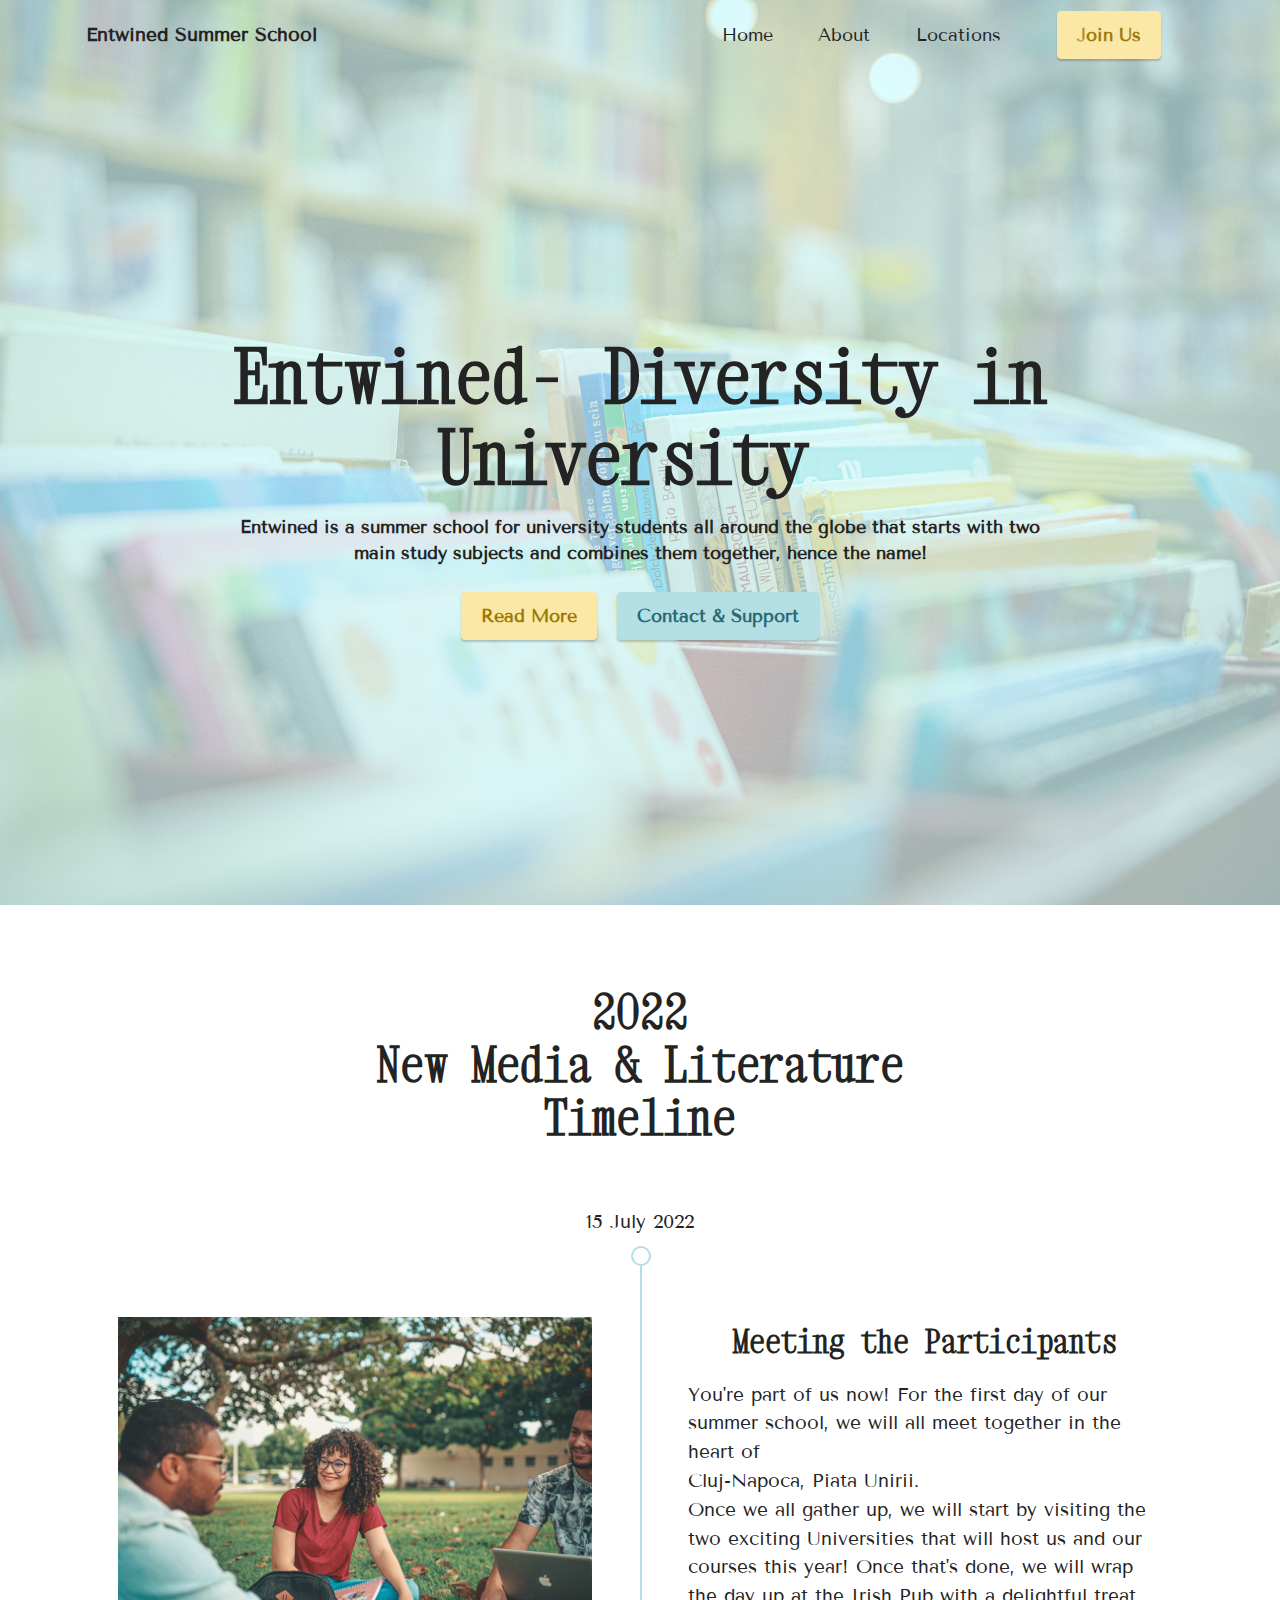
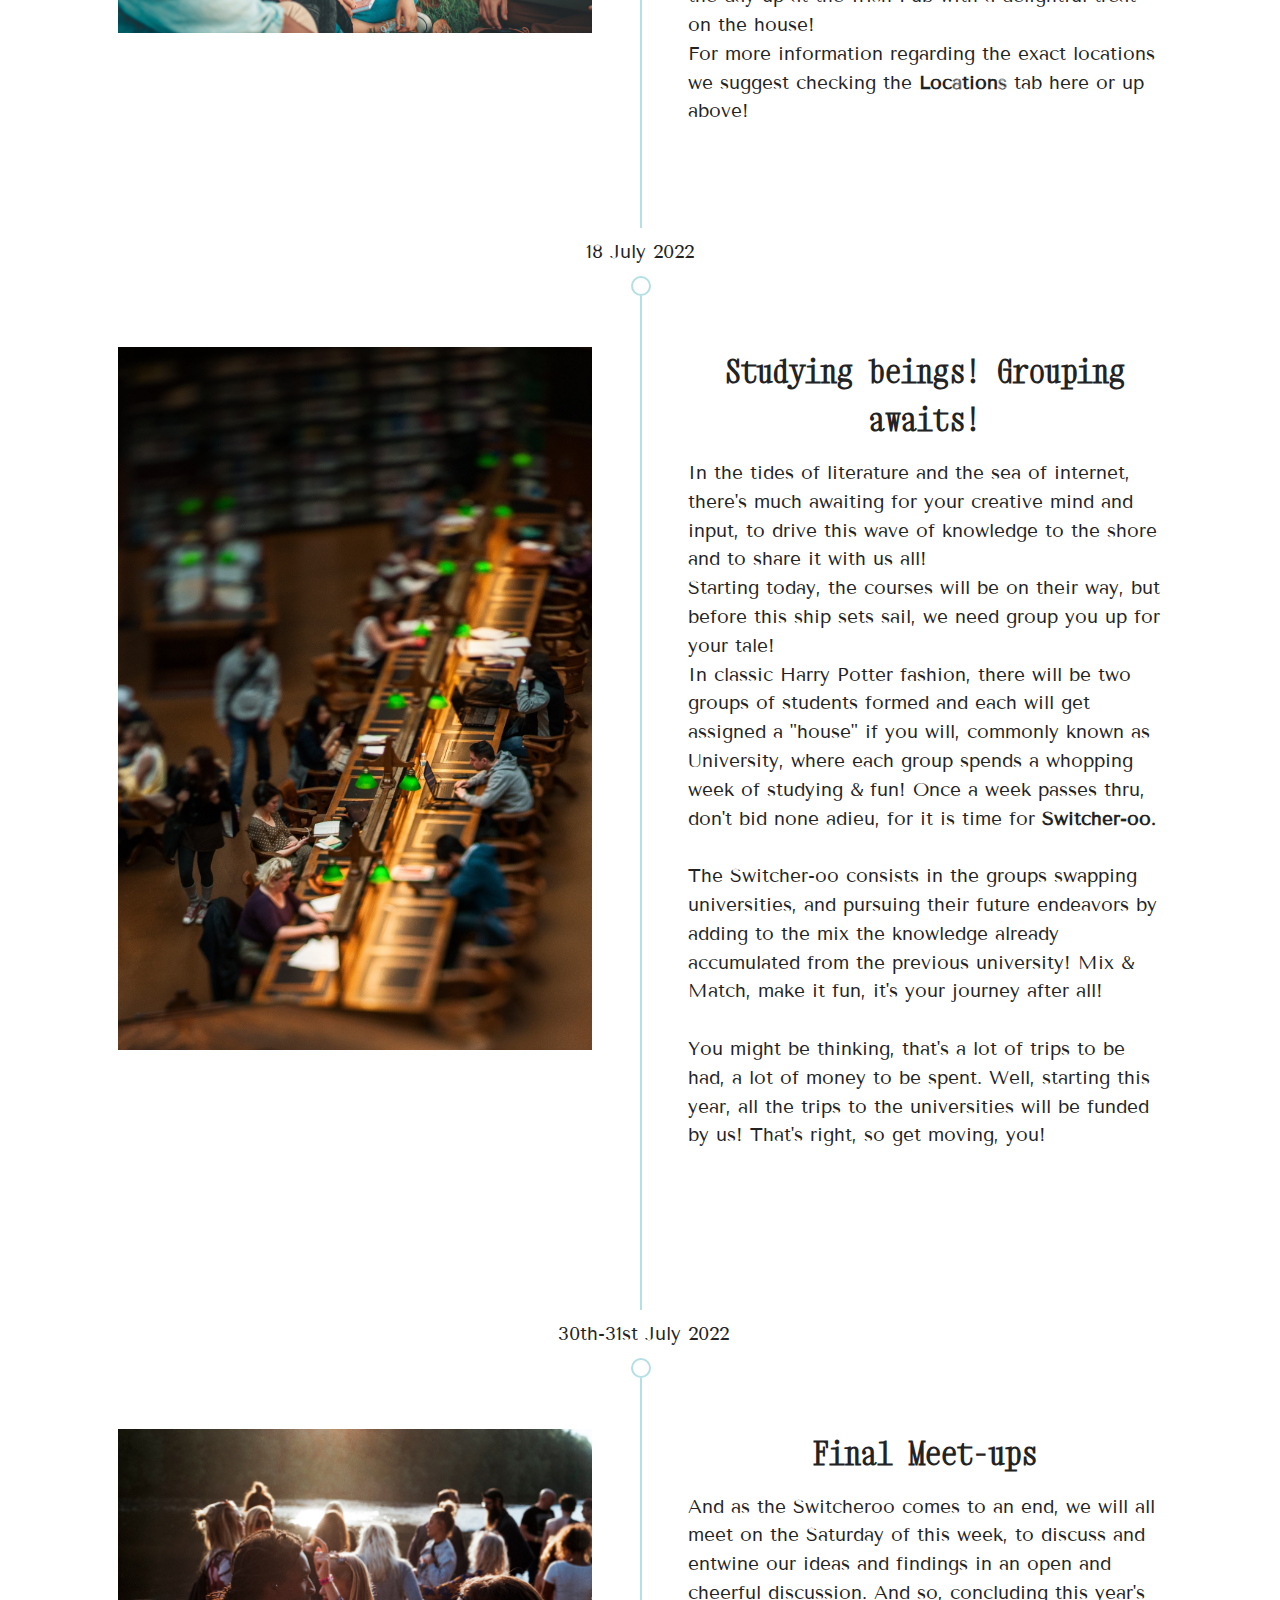
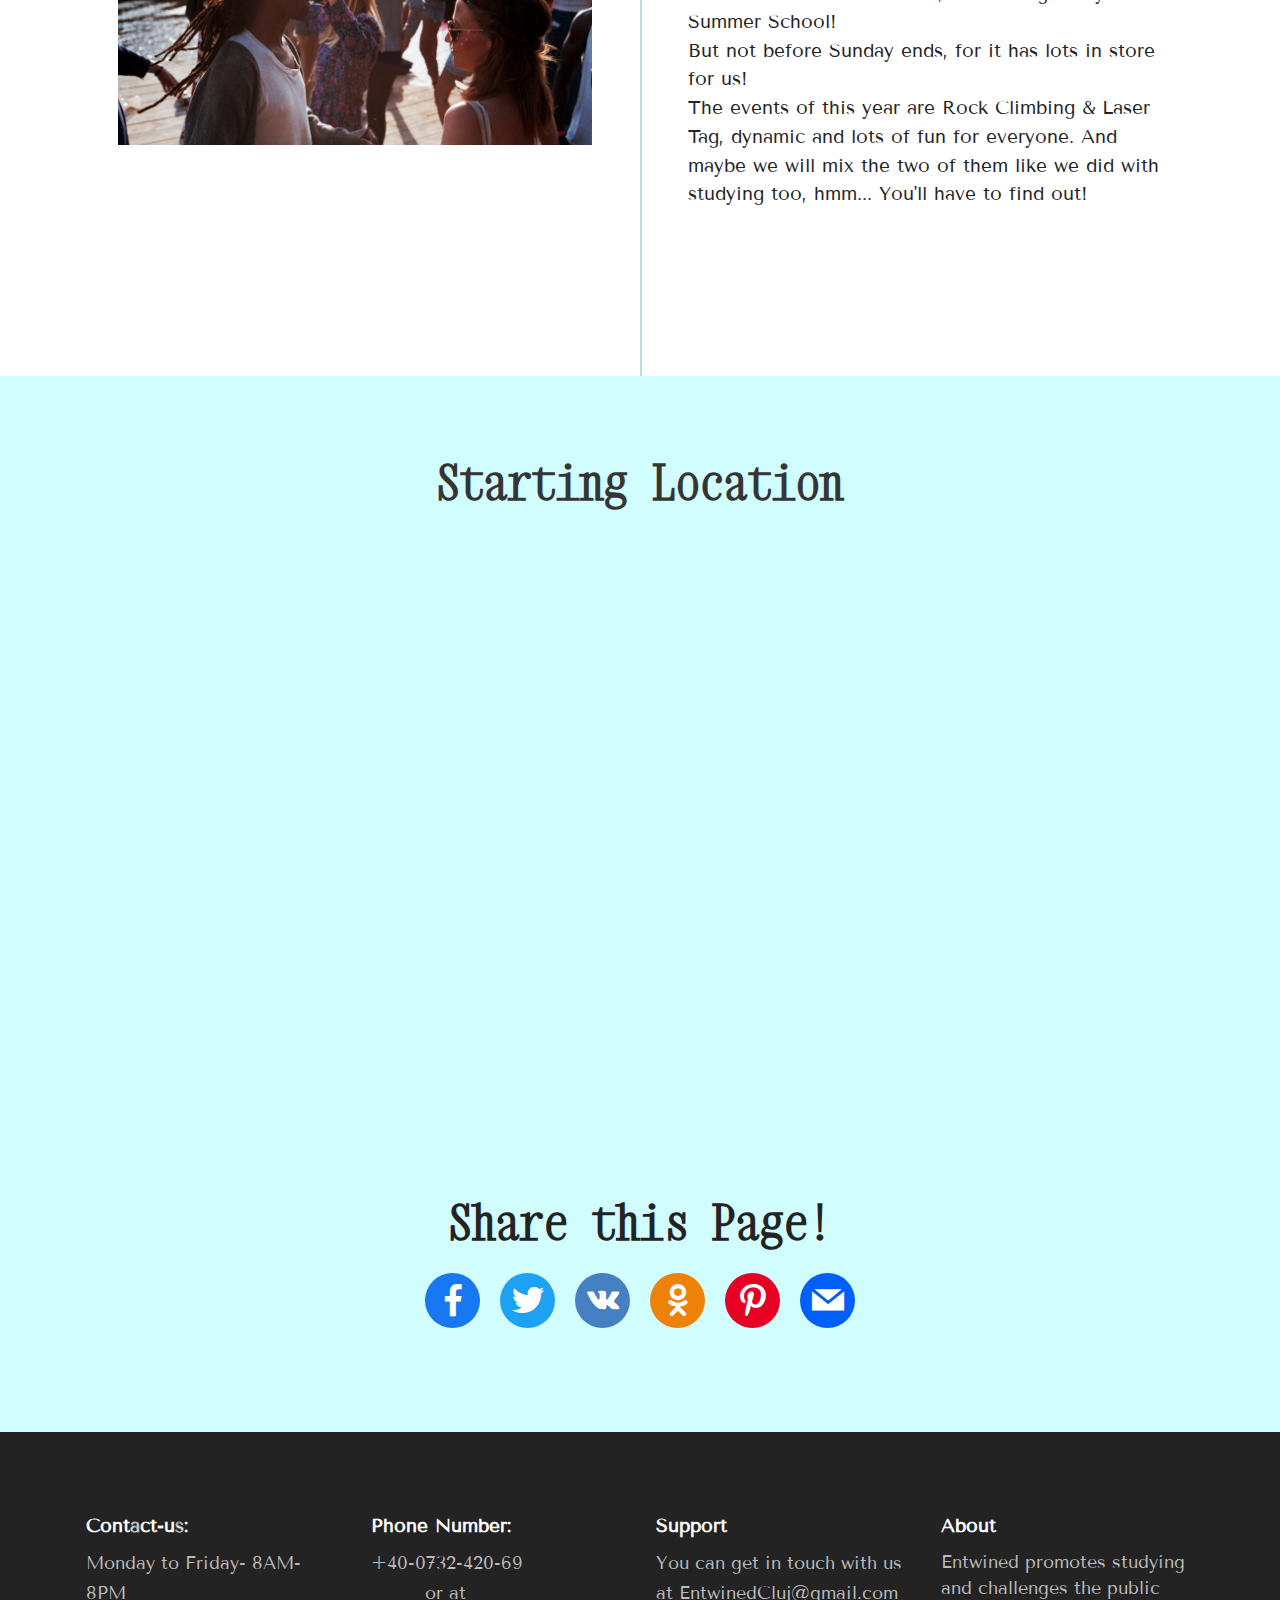
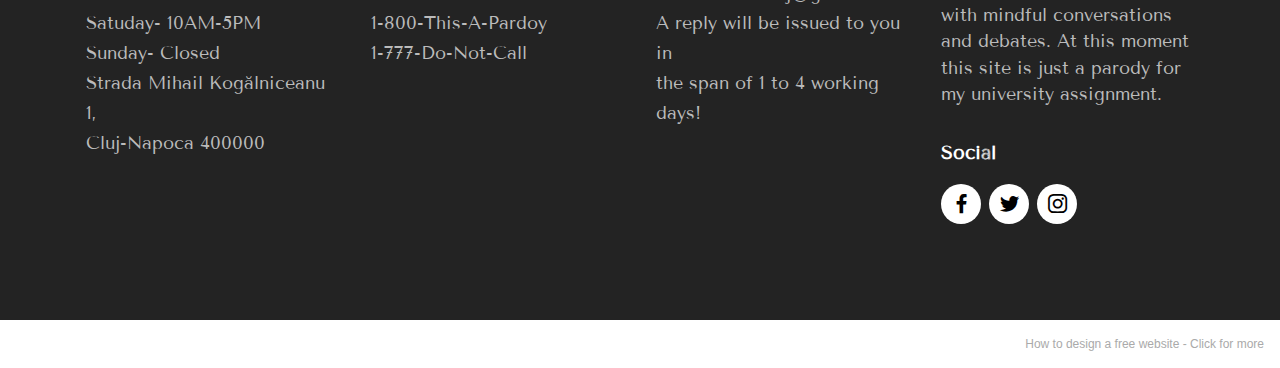
<file: index.html>
<!DOCTYPE html>
<html  >
<head>
  <!-- Site made with Mobirise Website Builder v5.5.2, https://mobirise.com -->
  <meta charset="UTF-8">
  <meta http-equiv="X-UA-Compatible" content="IE=edge">
  <meta name="generator" content="Mobirise v5.5.2, mobirise.com">
  <meta name="viewport" content="width=device-width, initial-scale=1, minimum-scale=1">
  <link rel="shortcut icon" href="assets/images/logo.png" type="image/x-icon">
  <meta name="description" content="">
  
  
  <title>Entwined - Summer University Camp</title>
  <link rel="stylesheet" href="assets/bootstrap/css/bootstrap.min.css">
  <link rel="stylesheet" href="assets/bootstrap/css/bootstrap-grid.min.css">
  <link rel="stylesheet" href="assets/bootstrap/css/bootstrap-reboot.min.css">
  <link rel="stylesheet" href="assets/dropdown/css/style.css">
  <link rel="stylesheet" href="assets/socicon/css/styles.css">
  <link rel="stylesheet" href="assets/theme/css/style.css">
  <link rel="preload" href="https://fonts.googleapis.com/css?family=Xanh+Mono:400,400i&display=swap" as="style" onload="this.onload=null;this.rel='stylesheet'">
  <noscript><link rel="stylesheet" href="https://fonts.googleapis.com/css?family=Xanh+Mono:400,400i&display=swap"></noscript>
  <link rel="preload" href="https://fonts.googleapis.com/css?family=Tenor+Sans:400&display=swap" as="style" onload="this.onload=null;this.rel='stylesheet'">
  <noscript><link rel="stylesheet" href="https://fonts.googleapis.com/css?family=Tenor+Sans:400&display=swap"></noscript>
  <link rel="preload" as="style" href="assets/mobirise/css/mbr-additional.css"><link rel="stylesheet" href="assets/mobirise/css/mbr-additional.css" type="text/css">
  
  
  
  
</head>
<body>
  
  <section data-bs-version="5.1" class="menu menu2 cid-sFHpMqcXGj" once="menu" id="menu2-2">
    
    <nav class="navbar navbar-dropdown navbar-expand-lg">
        <div class="container">
            <div class="navbar-brand">
                
                <span class="navbar-caption-wrap"><a class="navbar-caption text-black display-7" href="https://mobiri.se">Entwined Summer School</a></span>
            </div>
            <button class="navbar-toggler" type="button" data-toggle="collapse" data-bs-toggle="collapse" data-target="#navbarSupportedContent" data-bs-target="#navbarSupportedContent" aria-controls="navbarNavAltMarkup" aria-expanded="false" aria-label="Toggle navigation">
                <div class="hamburger">
                    <span></span>
                    <span></span>
                    <span></span>
                    <span></span>
                </div>
            </button>
            <div class="collapse navbar-collapse" id="navbarSupportedContent">
                <ul class="navbar-nav nav-dropdown" data-app-modern-menu="true"><li class="nav-item"><a class="nav-link link text-black text-primary display-4" href="index.html">Home</a></li>
                    
                    <li class="nav-item"><a class="nav-link link text-black text-primary display-4" href="page1.html">About</a>
                    </li><li class="nav-item"><a class="nav-link link text-black text-primary display-4" href="page4.html">Locations</a></li></ul>
                
                <div class="navbar-buttons mbr-section-btn"><a class="btn btn-primary display-4" href="page3.html">Join Us</a></div>
            </div>
        </div>
    </nav>
</section>

<section data-bs-version="5.1" class="header9 cid-sFHoAfPmXB" id="header9-1">

    

    <div class="mbr-overlay" style="opacity: 0.7; background-color: rgb(210, 253, 255);"></div>

    <div class="text-center container">
        <div class="row justify-content-center">
            <div class="col-md-12 col-lg-9">
                <h1 class="mbr-section-title mbr-fonts-style mb-3 display-1"><strong>Entwined- Diversity in University&nbsp;</strong></h1>
                <p class="mbr-text mbr-fonts-style display-4"><strong>Entwined is a summer school for university students all around the globe that starts with two main study subjects and combines them together, hence the name!</strong></p>
                <div class="mbr-section-btn mt-3"><a class="btn btn-primary display-4" href="index.html#timeline3-4">Read More</a>
                    <a class="btn btn-secondary display-4" href="index.html#footer1-0">Contact &amp; Support</a></div>
            </div>
        </div>
    </div>
</section>

<section data-bs-version="5.1" class="timeline3 cid-sFHr5fwP9J" id="timeline3-4">
    
    
    <div class="container">
        <div class="mbr-section-head">
            <h3 class="mbr-section-title mbr-fonts-style align-center mb-0 display-2">
                <strong>2022</strong><br><strong>New Media &amp; Literature</strong><br><strong>Timeline</strong></h3>
            
        </div>
        <div class="timelines-container mt-4">
            <div class="row timeline-element first-separline mb-5">
                <div class="timeline-date col-12">
                    <div class="timeline-date-wrapper">
                        <p class="mbr-timeline-date display-7">15 July 2022</p>
                    </div>
                </div>
                <span class="iconBackground"></span>
                <div class="col-12 col-md-6">
                    <div class="image-wrapper">
                        <img src="assets/images/mbr-5.jpg" alt="Mobirise" title="">
                    </div>
                </div>
                <div class="col-12 col-md-6">
                    <div class="timeline-text-wrapper">
                        <h4 class="mbr-timeline-title mbr-fonts-style mb-0 display-5"><strong>Meeting the Participants</strong></h4>
                        <p class="mbr-text mbr-fonts-style mt-3 mb-0 display-7">You're part of us now! For the first day of our summer school, we will all meet together in the heart of <br>Cluj-Napoca, Piata Unirii.<br>Once we all gather up, we will start by visiting the two exciting Universities that will host us and our courses this year! Once that's done, we will wrap the day up at the Irish Pub with a delightful treat on the house!&nbsp;&nbsp;<br>For more information regarding the exact locations we suggest checking the <strong>Locations</strong> tab here or up above!</p>
                    </div>
                </div>
            </div>
            <div class="row timeline-element first-separline mb-5">
                <div class="timeline-date col-12">
                    <div class="timeline-date-wrapper">
                        <p class="mbr-timeline-date display-7">18 July 2022</p>
                    </div>
                </div>
                <span class="iconBackground"></span>
                <div class="col-12 col-md-6">
                    <div class="image-wrapper">
                        <img src="assets/images/mbr-8.jpg" alt="Mobirise" title="">
                    </div>
                </div>
                <div class="col-12 col-md-6">
                    <div class="timeline-text-wrapper">
                        <h4 class="mbr-timeline-title mbr-fonts-style mb-0 display-5"><strong>Studying beings! Grouping awaits!</strong></h4>
                        <p class="mbr-text mbr-fonts-style mt-3 mb-0 display-7">In the tides of literature and the sea of internet, there's much awaiting for your creative mind and input, to drive this wave of knowledge to the shore and to share it with us all!<br>Starting today, the courses will be on their way, but before this ship sets sail, we need group you up for your tale!<br>In classic Harry Potter fashion, there will be two groups of students formed and each will get assigned a "house" if you will, commonly known as University, where each group spends a whopping week of studying &amp; fun! Once a week passes thru, don't bid none adieu, for it is time for <strong>Switcher-oo.</strong><br><br>The Switcher-oo consists in the groups swapping universities, and pursuing their future endeavors by adding to the mix the knowledge already accumulated from the previous university! Mix &amp; Match, make it fun, it's your journey after all!<br><br>You might be thinking, that's a lot of trips to be had, a lot of money to be spent. Well, starting this year, all the trips to the universities will be funded by us! That's right, so get moving, you!<br><br><br></p>
                    </div>
                </div>
            </div>
            <div class="row timeline-element first-separline mb-5">
                <div class="timeline-date col-12">
                    <div class="timeline-date-wrapper">
                        <p class="mbr-timeline-date display-7">&nbsp;30th-31st July 2022</p>
                    </div>
                </div>
                <span class="iconBackground"></span>
                <div class="col-12 col-md-6">
                    <div class="image-wrapper">
                        <img src="assets/images/mbr-9.jpg" alt="Mobirise" title="">
                    </div>
                </div>
                <div class="col-12 col-md-6">
                    <div class="timeline-text-wrapper">
                        <h4 class="mbr-timeline-title mbr-fonts-style mb-0 display-5"><strong>Final Meet-ups</strong></h4>
                        <p class="mbr-text mbr-fonts-style mt-3 mb-0 display-7">And as the Switcheroo comes to an end, we will all meet on the Saturday of this week, to discuss and entwine our ideas and findings in an open and cheerful discussion. And so, concluding this year's Summer School!<br>But not before Sunday ends, for it has lots in store for us!<br>The events of this year are Rock Climbing &amp; Laser Tag, dynamic and lots of fun for everyone. And maybe we will mix the two of them like we did with studying too, hmm... You'll have to find out!<br><br><br><br></p>
                    </div>
                </div>
            </div>
            
            
            
            
            
            
            
            
            
        </div>
    </div>
</section>

<section data-bs-version="5.1" class="map1 cid-sFHu4seZjP" id="map1-a">
    
    
    <div class="container">
        <div class="mbr-section-head mb-4">
            <h3 class="mbr-section-title mbr-fonts-style align-center mb-0 display-2"><strong>Starting Location</strong></h3>
            
        </div>
        <div class="google-map"><iframe frameborder="0" style="border:0" src="https://www.google.com/maps/embed/v1/place?key=AIzaSyDk89J4FSunMF33ruMVWJaJht_Ro0kvoXs&amp;q=46.76957775929834, 23.58984230726352" allowfullscreen=""></iframe></div>
    </div>
</section>

<section data-bs-version="5.1" class="social1 cid-sFHrCR0OHz" id="share1-5">
    
    
    

    <div class="container">
        <div class="row">
            <div class="col-12">
                <h3 class="mbr-section-title mb-3 align-center mbr-fonts-style display-2">
                    <strong>Share this Page!</strong>
                </h3>
                <div>
                    <div class="mbr-social-likes align-center">
                        <span class="btn btn-social socicon-bg-facebook facebook m-2">
                            <i class="socicon socicon-facebook"></i>
                        </span>
                        <span class="btn btn-social twitter socicon-bg-twitter m-2">
                            <i class="socicon socicon-twitter"></i>
                        </span>
                        <span class="btn btn-social vkontakte socicon-bg-vkontakte m-2">
                            <i class="socicon socicon-vkontakte"></i>
                        </span>
                        <span class="btn btn-social odnoklassniki socicon-bg-odnoklassniki m-2">
                            <i class="socicon socicon-odnoklassniki"></i>
                        </span>
                        <span class="btn btn-social pinterest socicon-bg-pinterest m-2">
                            <i class="socicon socicon-pinterest"></i>
                        </span>
                        <span class="btn btn-social mailru socicon-bg-mail m-2">
                            <i class="socicon socicon-mail"></i>
                        </span>
                    </div>
                </div>
            </div>
        </div>
    </div>
</section>

<section data-bs-version="5.1" class="footer1 cid-sRtE2sYsqw" once="footers" id="footer1-0">

    
    
    <div class="container">
        <div class="row mbr-white">
            <div class="col-12 col-md-6 col-lg-3">
                <h5 class="mbr-section-subtitle mbr-fonts-style mb-2 display-7">
                    <strong>Contact-us:</strong></h5>
                <ul class="list mbr-fonts-style display-4">
                    <li class="mbr-text item-wrap">Monday to Friday- 8AM-8PM</li><li class="mbr-text item-wrap">Satuday- 10AM-5PM</li><li class="mbr-text item-wrap">Sunday- Closed</li><li class="mbr-text item-wrap">Strada Mihail Kogălniceanu 1, </li><li class="mbr-text item-wrap">Cluj-Napoca 400000</li>
                </ul>
            </div>
            <div class="col-12 col-md-6 col-lg-3">
                <h5 class="mbr-section-subtitle mbr-fonts-style mb-2 display-7">
                    <strong>Phone Number:</strong></h5>
                <ul class="list mbr-fonts-style display-4">

                    <li class="mbr-text item-wrap">+40-0732-420-69</li><li class="mbr-text item-wrap">&nbsp; &nbsp; &nbsp; &nbsp; &nbsp;or at&nbsp;</li><li class="mbr-text item-wrap">1-800-This-A-Pardoy</li><li class="mbr-text item-wrap">1-777-Do-Not-Call</li><li class="mbr-text item-wrap"><br></li>
                </ul>
            </div>
            <div class="col-12 col-md-6 col-lg-3">
                <h5 class="mbr-section-subtitle mbr-fonts-style mb-2 display-7"><strong>Support</strong></h5>
                <ul class="list mbr-fonts-style display-4">
                    <li class="mbr-text item-wrap">You can get in touch with us</li><li class="mbr-text item-wrap">at EntwinedCluj@gmail.com</li><li class="mbr-text item-wrap">A reply will be issued to you in </li><li class="mbr-text item-wrap">the span of 1 to 4 working days!</li>
                </ul>
            </div>
            <div class="col-12 col-md-6 col-lg-3">
                <h5 class="mbr-section-subtitle mbr-fonts-style mb-2 display-7">
                    <strong>About</strong>
                </h5>
                <p class="mbr-text mbr-fonts-style mb-4 display-4">Entwined promotes studying and challenges the public with mindful conversations and debates. At this moment this site is just a parody for my university assignment.&nbsp;</p>
                <h5 class="mbr-section-subtitle mbr-fonts-style mb-3 display-7">
                    <strong>Social</strong>
                </h5>
                <div class="social-row display-7">
                    <div class="soc-item">
                        <a href="https://twitter.com/mobirise" target="_blank">
                            <span class="mbr-iconfont socicon socicon-facebook"></span>
                        </a>
                    </div>
                    <div class="soc-item">
                        <a href="https://twitter.com/mobirise" target="_blank">
                            <span class="mbr-iconfont socicon socicon-twitter"></span>
                        </a>
                    </div>
                    <div class="soc-item">
                        <a href="https://twitter.com/mobirise" target="_blank">
                            <span class="mbr-iconfont socicon socicon-instagram"></span>
                        </a>
                    </div>
                    
                </div>
            </div>
            
        </div>
    </div>
</section><section style="background-color: #fff; font-family: -apple-system, BlinkMacSystemFont, 'Segoe UI', 'Roboto', 'Helvetica Neue', Arial, sans-serif; color:#aaa; font-size:12px; padding: 0; align-items: center; display: flex;"><a href="https://mobirise.site/l" style="flex: 1 1; height: 3rem; padding-left: 1rem;"></a><p style="flex: 0 0 auto; margin:0; padding-right:1rem;">How to design a free website - <a href="https://mobirise.site/x" style="color:#aaa;">Click for more</a></p></section><script src="assets/bootstrap/js/bootstrap.bundle.min.js"></script>  <script src="assets/smoothscroll/smooth-scroll.js"></script>  <script src="assets/ytplayer/index.js"></script>  <script src="assets/dropdown/js/navbar-dropdown.js"></script>  <script src="assets/sociallikes/social-likes.js"></script>  <script src="assets/theme/js/script.js"></script>  
  
  
</body>
</html>
</file>
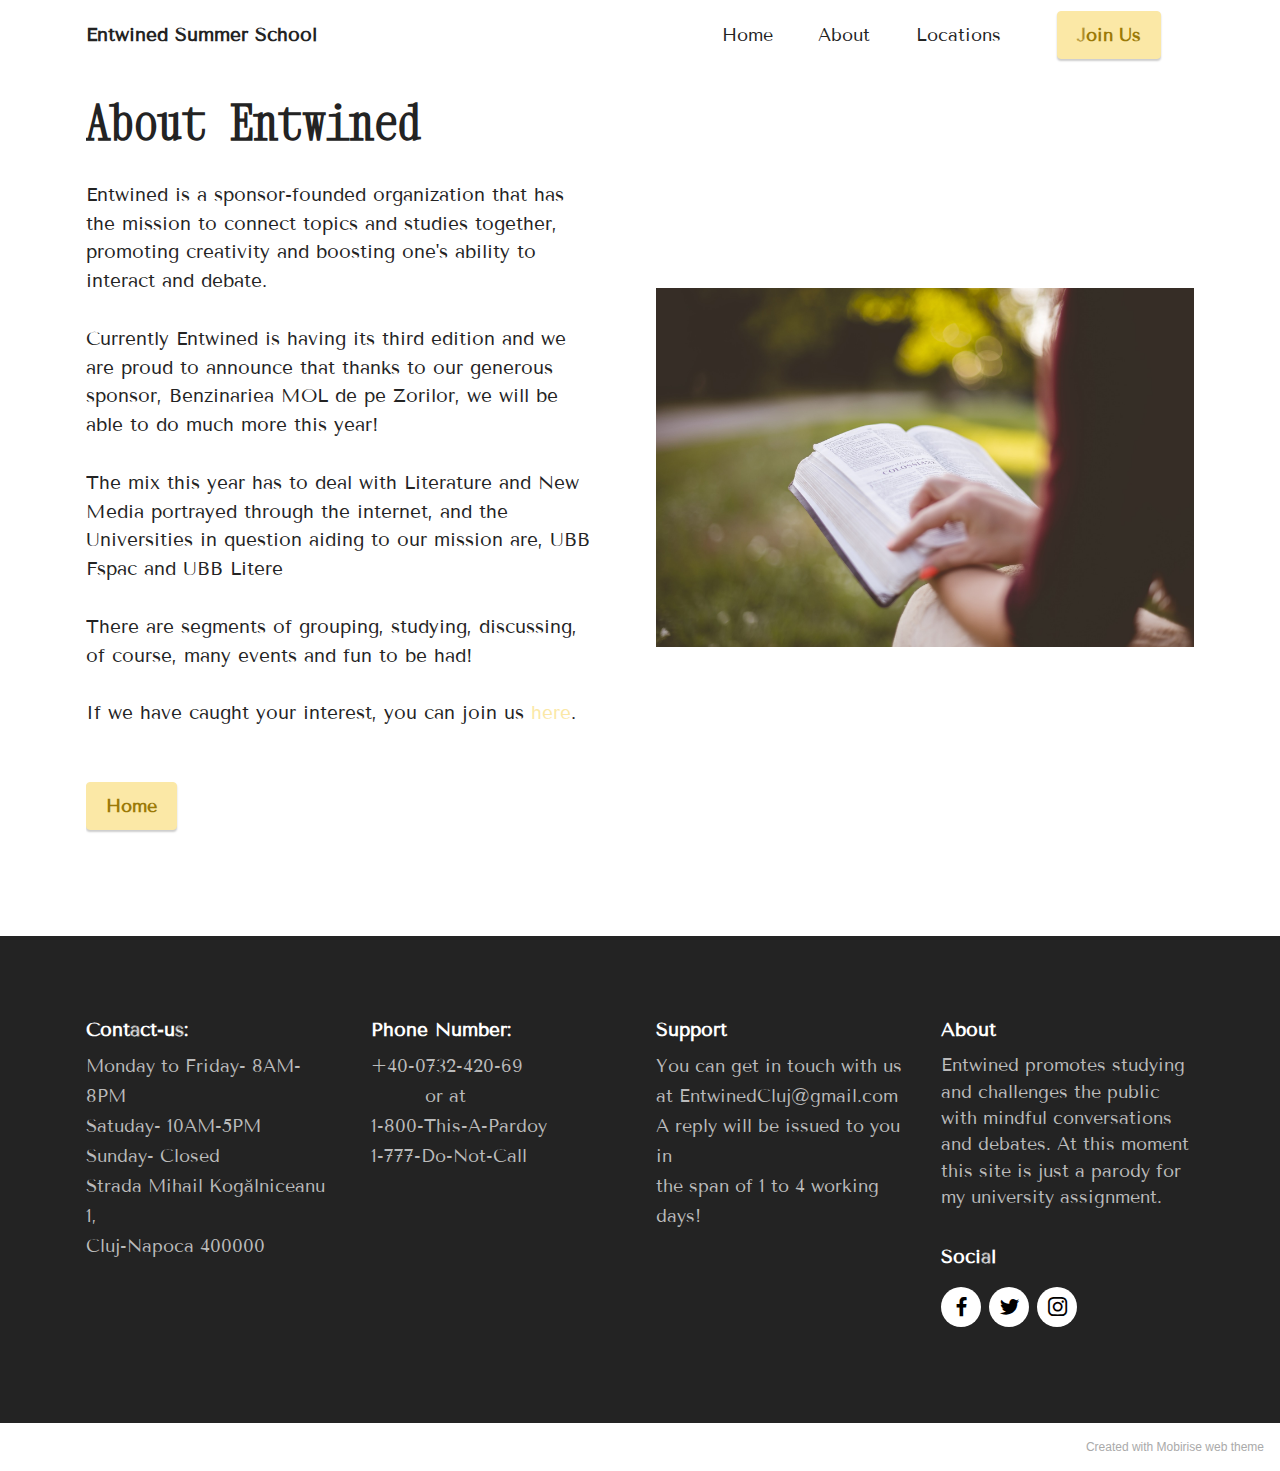
<file: page1.html>
<!DOCTYPE html>
<html  >
<head>
  <!-- Site made with Mobirise Website Builder v5.5.2, https://mobirise.com -->
  <meta charset="UTF-8">
  <meta http-equiv="X-UA-Compatible" content="IE=edge">
  <meta name="generator" content="Mobirise v5.5.2, mobirise.com">
  <meta name="viewport" content="width=device-width, initial-scale=1, minimum-scale=1">
  <link rel="shortcut icon" href="assets/images/logo.png" type="image/x-icon">
  <meta name="description" content="">
  
  
  <title>Page 2</title>
  <link rel="stylesheet" href="assets/web/assets/mobirise-icons2/mobirise2.css">
  <link rel="stylesheet" href="assets/bootstrap/css/bootstrap.min.css">
  <link rel="stylesheet" href="assets/bootstrap/css/bootstrap-grid.min.css">
  <link rel="stylesheet" href="assets/bootstrap/css/bootstrap-reboot.min.css">
  <link rel="stylesheet" href="assets/dropdown/css/style.css">
  <link rel="stylesheet" href="assets/socicon/css/styles.css">
  <link rel="stylesheet" href="assets/theme/css/style.css">
  <link rel="preload" href="https://fonts.googleapis.com/css?family=Xanh+Mono:400,400i&display=swap" as="style" onload="this.onload=null;this.rel='stylesheet'">
  <noscript><link rel="stylesheet" href="https://fonts.googleapis.com/css?family=Xanh+Mono:400,400i&display=swap"></noscript>
  <link rel="preload" href="https://fonts.googleapis.com/css?family=Tenor+Sans:400&display=swap" as="style" onload="this.onload=null;this.rel='stylesheet'">
  <noscript><link rel="stylesheet" href="https://fonts.googleapis.com/css?family=Tenor+Sans:400&display=swap"></noscript>
  <link rel="preload" as="style" href="assets/mobirise/css/mbr-additional.css"><link rel="stylesheet" href="assets/mobirise/css/mbr-additional.css" type="text/css">
  
  
  
  
</head>
<body>
  
  <section data-bs-version="5.1" class="menu menu2 cid-sRtHwkBo7o" once="menu" id="menu2-1">
    
    <nav class="navbar navbar-dropdown navbar-expand-lg">
        <div class="container">
            <div class="navbar-brand">
                
                <span class="navbar-caption-wrap"><a class="navbar-caption text-black display-7" href="https://mobiri.se">Entwined Summer School</a></span>
            </div>
            <button class="navbar-toggler" type="button" data-toggle="collapse" data-bs-toggle="collapse" data-target="#navbarSupportedContent" data-bs-target="#navbarSupportedContent" aria-controls="navbarNavAltMarkup" aria-expanded="false" aria-label="Toggle navigation">
                <div class="hamburger">
                    <span></span>
                    <span></span>
                    <span></span>
                    <span></span>
                </div>
            </button>
            <div class="collapse navbar-collapse" id="navbarSupportedContent">
                <ul class="navbar-nav nav-dropdown" data-app-modern-menu="true"><li class="nav-item"><a class="nav-link link text-black text-primary display-4" href="index.html">Home</a></li>
                    
                    <li class="nav-item"><a class="nav-link link text-black text-primary display-4" href="page1.html">About</a>
                    </li><li class="nav-item"><a class="nav-link link text-black text-primary display-4" href="page4.html">Locations</a></li></ul>
                
                <div class="navbar-buttons mbr-section-btn"><a class="btn btn-primary display-4" href="page3.html">Join Us</a></div>
            </div>
        </div>
    </nav>
</section>

<section data-bs-version="5.1" class="features18 cid-sRtHwnArcm" id="features19-6">

    

    
    <div class="container">
        <div class="row justify-content-center">
            <div class="card col-12 col-lg">
                <div class="card-wrapper">
                    <h6 class="card-title mbr-fonts-style mb-4 display-2"><strong>About Entwined</strong></h6>
                    <p class="mbr-text mbr-fonts-style display-7">Entwined is a sponsor-founded organization that has the mission to connect topics and studies together, promoting creativity and boosting one's ability to interact and debate.<br><br>Currently Entwined is having its third edition and we are proud to announce that thanks to our generous sponsor, Benzinariea MOL de pe Zorilor, we will be able to do much more this year!<br><br>The mix this year has to deal with Literature and New Media portrayed through the internet, and the Universities in question aiding to our mission are, UBB Fspac and UBB Litere<br><br>There are segments of grouping, studying, discussing, of course, many events and fun to be had!<br><br>If we have caught your interest, you can join us <a href="page3.html" class="text-primary">here</a>.<br><br></p>
                    <div class="mbr-section-btn"><a class="btn btn-primary display-4" href="index.html">Home</a></div>
                </div>
            </div>
            <div class="col-12 col-lg-6">
                <div class="image-wrapper">
                    <img src="assets/images/mbr-12.jpg" alt="Mobirise">
                </div>
            </div>
        </div>
    </div>
</section>

<section data-bs-version="5.1" class="footer1 cid-sRtHwpf18d" once="footers" id="footer1-9">

    
    
    <div class="container">
        <div class="row mbr-white">
            <div class="col-12 col-md-6 col-lg-3">
                <h5 class="mbr-section-subtitle mbr-fonts-style mb-2 display-7">
                    <strong>Contact-us:</strong></h5>
                <ul class="list mbr-fonts-style display-4">
                    <li class="mbr-text item-wrap">Monday to Friday- 8AM-8PM</li><li class="mbr-text item-wrap">Satuday- 10AM-5PM</li><li class="mbr-text item-wrap">Sunday- Closed</li><li class="mbr-text item-wrap">Strada Mihail Kogălniceanu 1, </li><li class="mbr-text item-wrap">Cluj-Napoca 400000</li>
                </ul>
            </div>
            <div class="col-12 col-md-6 col-lg-3">
                <h5 class="mbr-section-subtitle mbr-fonts-style mb-2 display-7">
                    <strong>Phone Number:</strong></h5>
                <ul class="list mbr-fonts-style display-4">

                    <li class="mbr-text item-wrap">+40-0732-420-69</li><li class="mbr-text item-wrap">&nbsp; &nbsp; &nbsp; &nbsp; &nbsp;or at&nbsp;</li><li class="mbr-text item-wrap">1-800-This-A-Pardoy</li><li class="mbr-text item-wrap">1-777-Do-Not-Call</li><li class="mbr-text item-wrap"><br></li>
                </ul>
            </div>
            <div class="col-12 col-md-6 col-lg-3">
                <h5 class="mbr-section-subtitle mbr-fonts-style mb-2 display-7"><strong>Support</strong></h5>
                <ul class="list mbr-fonts-style display-4">
                    <li class="mbr-text item-wrap">You can get in touch with us</li><li class="mbr-text item-wrap">at EntwinedCluj@gmail.com</li><li class="mbr-text item-wrap">A reply will be issued to you in </li><li class="mbr-text item-wrap">the span of 1 to 4 working days!</li>
                </ul>
            </div>
            <div class="col-12 col-md-6 col-lg-3">
                <h5 class="mbr-section-subtitle mbr-fonts-style mb-2 display-7">
                    <strong>About</strong>
                </h5>
                <p class="mbr-text mbr-fonts-style mb-4 display-4">Entwined promotes studying and challenges the public with mindful conversations and debates. At this moment this site is just a parody for my university assignment.&nbsp;</p>
                <h5 class="mbr-section-subtitle mbr-fonts-style mb-3 display-7">
                    <strong>Social</strong>
                </h5>
                <div class="social-row display-7">
                    <div class="soc-item">
                        <a href="https://twitter.com/mobirise" target="_blank">
                            <span class="mbr-iconfont socicon socicon-facebook"></span>
                        </a>
                    </div>
                    <div class="soc-item">
                        <a href="https://twitter.com/mobirise" target="_blank">
                            <span class="mbr-iconfont socicon socicon-twitter"></span>
                        </a>
                    </div>
                    <div class="soc-item">
                        <a href="https://twitter.com/mobirise" target="_blank">
                            <span class="mbr-iconfont socicon socicon-instagram"></span>
                        </a>
                    </div>
                    
                </div>
            </div>
            
        </div>
    </div>
</section><section style="background-color: #fff; font-family: -apple-system, BlinkMacSystemFont, 'Segoe UI', 'Roboto', 'Helvetica Neue', Arial, sans-serif; color:#aaa; font-size:12px; padding: 0; align-items: center; display: flex;"><a href="https://mobirise.site/s" style="flex: 1 1; height: 3rem; padding-left: 1rem;"></a><p style="flex: 0 0 auto; margin:0; padding-right:1rem;">Created with Mobirise <a href="https://mobirise.site/u" style="color:#aaa;">web</a> theme</p></section><script src="assets/bootstrap/js/bootstrap.bundle.min.js"></script>  <script src="assets/smoothscroll/smooth-scroll.js"></script>  <script src="assets/ytplayer/index.js"></script>  <script src="assets/dropdown/js/navbar-dropdown.js"></script>  <script src="assets/theme/js/script.js"></script>  
  
  
</body>
</html>
</file>
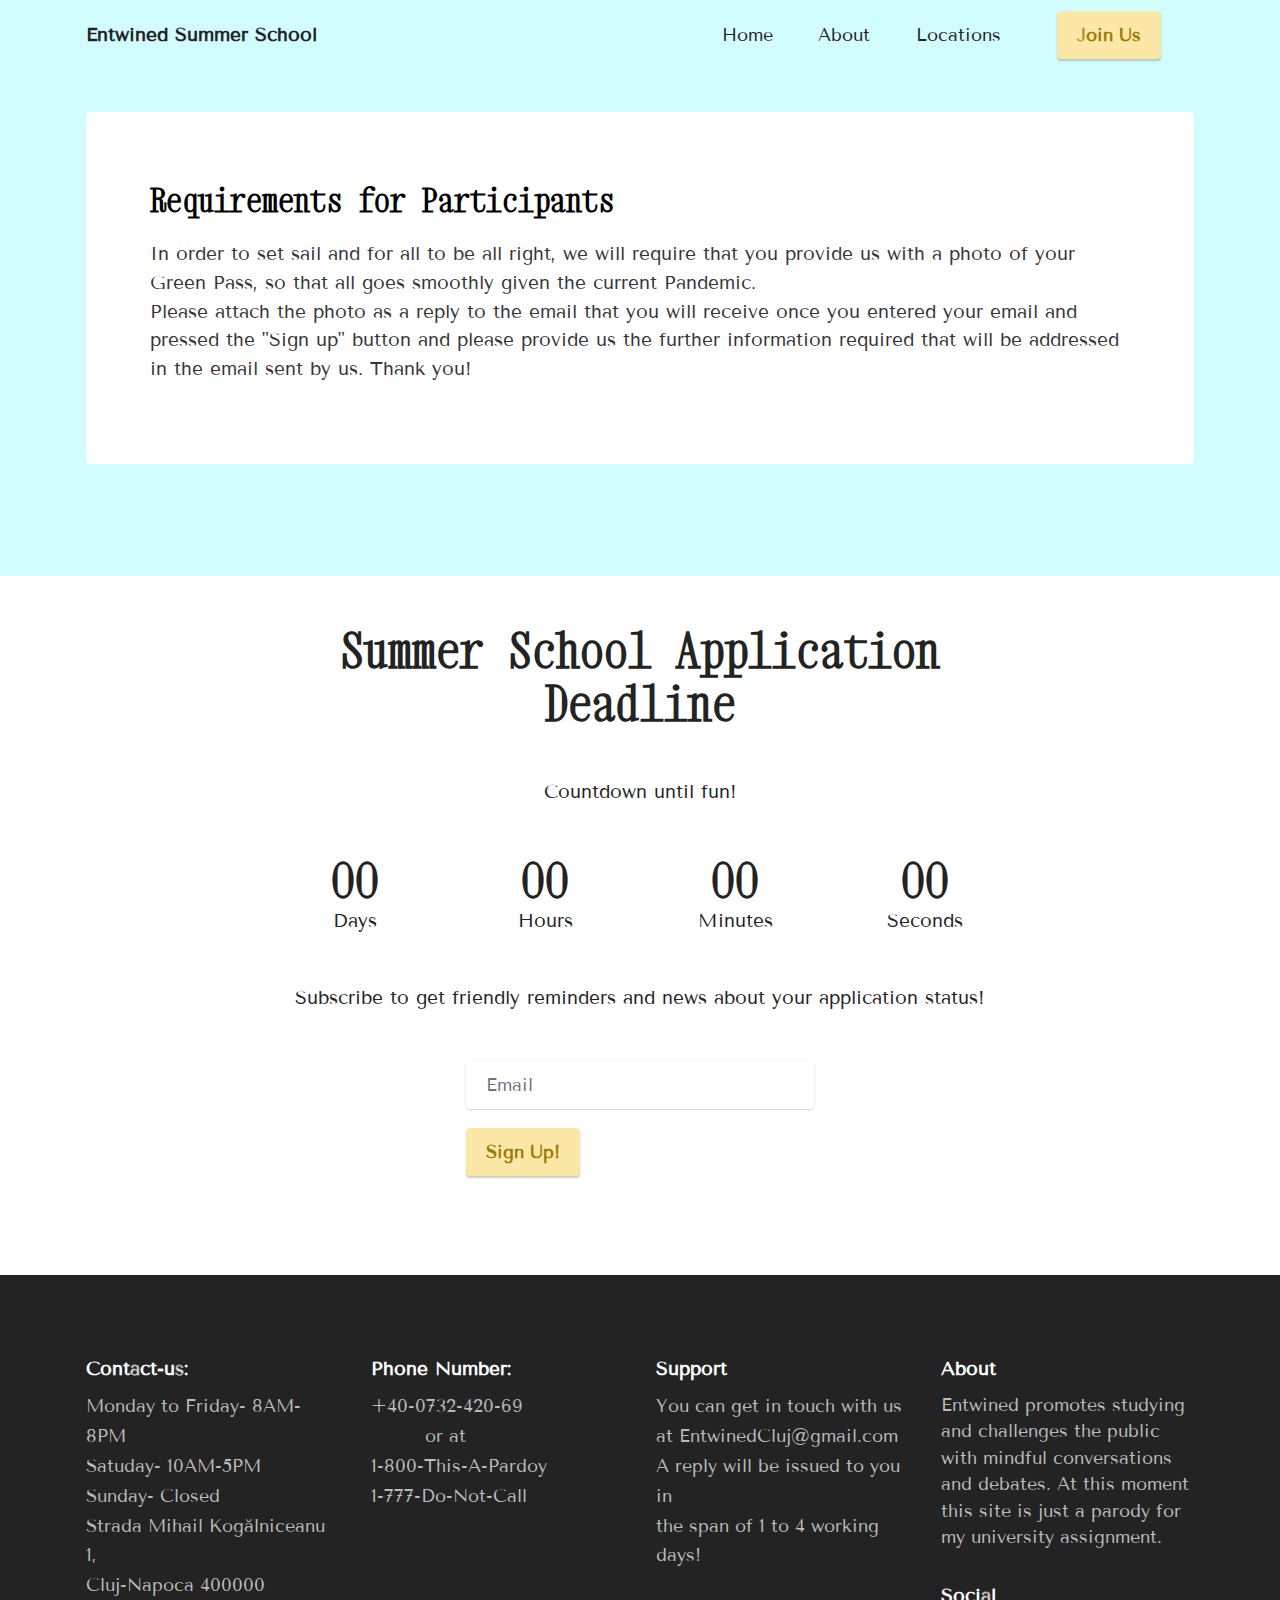
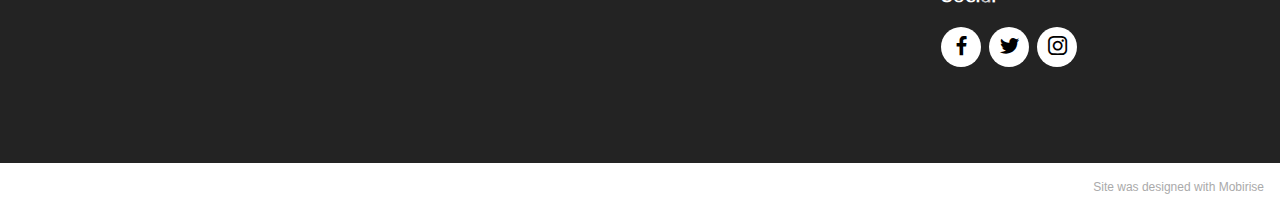
<file: page3.html>
<!DOCTYPE html>
<html  >
<head>
  <!-- Site made with Mobirise Website Builder v5.5.2, https://mobirise.com -->
  <meta charset="UTF-8">
  <meta http-equiv="X-UA-Compatible" content="IE=edge">
  <meta name="generator" content="Mobirise v5.5.2, mobirise.com">
  <meta name="viewport" content="width=device-width, initial-scale=1, minimum-scale=1">
  <link rel="shortcut icon" href="assets/images/logo.png" type="image/x-icon">
  <meta name="description" content="">
  
  
  <title>Join us</title>
  <link rel="stylesheet" href="assets/bootstrap/css/bootstrap.min.css">
  <link rel="stylesheet" href="assets/bootstrap/css/bootstrap-grid.min.css">
  <link rel="stylesheet" href="assets/bootstrap/css/bootstrap-reboot.min.css">
  <link rel="stylesheet" href="assets/dropdown/css/style.css">
  <link rel="stylesheet" href="assets/socicon/css/styles.css">
  <link rel="stylesheet" href="assets/theme/css/style.css">
  <link rel="preload" href="https://fonts.googleapis.com/css?family=Xanh+Mono:400,400i&display=swap" as="style" onload="this.onload=null;this.rel='stylesheet'">
  <noscript><link rel="stylesheet" href="https://fonts.googleapis.com/css?family=Xanh+Mono:400,400i&display=swap"></noscript>
  <link rel="preload" href="https://fonts.googleapis.com/css?family=Tenor+Sans:400&display=swap" as="style" onload="this.onload=null;this.rel='stylesheet'">
  <noscript><link rel="stylesheet" href="https://fonts.googleapis.com/css?family=Tenor+Sans:400&display=swap"></noscript>
  <link rel="preload" as="style" href="assets/mobirise/css/mbr-additional.css"><link rel="stylesheet" href="assets/mobirise/css/mbr-additional.css" type="text/css">
  
  
  
  
</head>
<body>
  
  <section data-bs-version="5.1" class="menu menu2 cid-sRtIRvWHgv" once="menu" id="menu2-c">
    
    <nav class="navbar navbar-dropdown navbar-expand-lg">
        <div class="container">
            <div class="navbar-brand">
                
                <span class="navbar-caption-wrap"><a class="navbar-caption text-black display-7" href="https://mobiri.se">Entwined Summer School</a></span>
            </div>
            <button class="navbar-toggler" type="button" data-toggle="collapse" data-bs-toggle="collapse" data-target="#navbarSupportedContent" data-bs-target="#navbarSupportedContent" aria-controls="navbarNavAltMarkup" aria-expanded="false" aria-label="Toggle navigation">
                <div class="hamburger">
                    <span></span>
                    <span></span>
                    <span></span>
                    <span></span>
                </div>
            </button>
            <div class="collapse navbar-collapse" id="navbarSupportedContent">
                <ul class="navbar-nav nav-dropdown" data-app-modern-menu="true"><li class="nav-item"><a class="nav-link link text-black text-primary display-4" href="index.html">Home</a></li>
                    
                    <li class="nav-item"><a class="nav-link link text-black text-primary display-4" href="page1.html">About</a>
                    </li><li class="nav-item"><a class="nav-link link text-black text-primary display-4" href="page4.html">Locations</a></li></ul>
                
                <div class="navbar-buttons mbr-section-btn"><a class="btn btn-primary display-4" href="page3.html">Join Us</a></div>
            </div>
        </div>
    </nav>
</section>

<section data-bs-version="5.1" class="content15 cid-sRtIRyoq2L" id="content15-i">

    

    
    <div class="container">
        <div class="row justify-content-center">
            <div class="card col-md-12 col-lg-12">
                <div class="card-wrapper">
                    <div class="card-box align-left">
                        <h4 class="card-title mbr-fonts-style mbr-white mb-3 display-5"><strong>Requirements for Participants</strong></h4>
                        <p class="mbr-text mbr-fonts-style display-7">In order to set sail and for all to be all right, we will require that you provide us with a photo of your Green Pass, so that all goes smoothly given the current Pandemic.<br>Please attach the photo as a reply to the email that you will receive once you entered your email and pressed the "Sign up" button and please provide us the further information required that will be addressed in the email sent by us. Thank you!</p>
                        
                    </div>
                </div>
            </div>
        </div>
    </div>
</section>

<section data-bs-version="5.1" class="countdown1 cid-sRtIRxrUvQ" id="countdown1-f">
    
    
    <div class="container">
        <div class="row justify-content-center">
            <div class="col-lg-8">
                <h3 class="mbr-section-title mb-5 align-center mbr-fonts-style display-2">
                    <strong>Summer School Application Deadline</strong></h3>
                <h4 class="mbr-section-subtitle mb-5 align-center mbr-fonts-style display-7">Countdown until fun!</h4>
                <div class="countdown-cont align-center mb-5">
                    <div class="daysCountdown col-xs-3 col-sm-3 col-md-3" title="Days"></div>
                    <div class="hoursCountdown col-xs-3 col-sm-3 col-md-3" title="Hours"></div>
                    <div class="minutesCountdown col-xs-3 col-sm-3 col-md-3" title="Minutes"></div>
                    <div class="secondsCountdown col-xs-3 col-sm-3 col-md-3" title="Seconds"></div>
                    <div class="countdown" data-due-date="2022/01/06"></div>
                </div>
                <p class="mbr-text mb-5 align-center mbr-fonts-style display-7">
                    Subscribe to get friendly reminders and news about your application status!</p>
            </div>
        </div>
        <div class="row">
            <div class="col-lg-4 mx-auto mbr-form" data-form-type="formoid">
                <form action="https://mobirise.eu/" method="POST" class="mbr-form form-with-styler" data-form-title="Form Name"><input type="hidden" name="email" data-form-email="true" value="gL5TlSVApJh818TDFXyyGeNW/ujtllVH0XgwV4dPg3JiY9n0ugPW2tVUQC2yjQn1vh+mh8XLsgvpD9fZwN1uR6XN7QRNS2+eOJwKX1AH3yEwL2TsFik+9ZXTaJjzDXkX">
                    <div class="row">
                        <div hidden="hidden" data-form-alert="" class="alert alert-success col-12">Thanks for filling out the form! You're awesome!</div>
                        <div hidden="hidden" data-form-alert-danger="" class="alert alert-danger col-12">Oops...! some problem!</div>
                    </div>
                    <div class="dragArea row">
                        <div class="col form-group" data-for="email">
                            <input type="text" name="email" placeholder="Email" data-form-field="email" class="form-control" required="required" value="" id="email-countdown1-f">
                        </div>
                        <div class="mbr-section-btn"><button type="submit" class="btn btn-primary display-4">Sign Up!</button></div>
                    </div>
                </form>
            </div>
        </div>
    </div>
</section>

<section data-bs-version="5.1" class="footer1 cid-sRtIRzgEys" once="footers" id="footer1-k">

    
    
    <div class="container">
        <div class="row mbr-white">
            <div class="col-12 col-md-6 col-lg-3">
                <h5 class="mbr-section-subtitle mbr-fonts-style mb-2 display-7">
                    <strong>Contact-us:</strong></h5>
                <ul class="list mbr-fonts-style display-4">
                    <li class="mbr-text item-wrap">Monday to Friday- 8AM-8PM</li><li class="mbr-text item-wrap">Satuday- 10AM-5PM</li><li class="mbr-text item-wrap">Sunday- Closed</li><li class="mbr-text item-wrap">Strada Mihail Kogălniceanu 1, </li><li class="mbr-text item-wrap">Cluj-Napoca 400000</li>
                </ul>
            </div>
            <div class="col-12 col-md-6 col-lg-3">
                <h5 class="mbr-section-subtitle mbr-fonts-style mb-2 display-7">
                    <strong>Phone Number:</strong></h5>
                <ul class="list mbr-fonts-style display-4">

                    <li class="mbr-text item-wrap">+40-0732-420-69</li><li class="mbr-text item-wrap">&nbsp; &nbsp; &nbsp; &nbsp; &nbsp;or at&nbsp;</li><li class="mbr-text item-wrap">1-800-This-A-Pardoy</li><li class="mbr-text item-wrap">1-777-Do-Not-Call</li><li class="mbr-text item-wrap"><br></li>
                </ul>
            </div>
            <div class="col-12 col-md-6 col-lg-3">
                <h5 class="mbr-section-subtitle mbr-fonts-style mb-2 display-7"><strong>Support</strong></h5>
                <ul class="list mbr-fonts-style display-4">
                    <li class="mbr-text item-wrap">You can get in touch with us</li><li class="mbr-text item-wrap">at EntwinedCluj@gmail.com</li><li class="mbr-text item-wrap">A reply will be issued to you in </li><li class="mbr-text item-wrap">the span of 1 to 4 working days!</li>
                </ul>
            </div>
            <div class="col-12 col-md-6 col-lg-3">
                <h5 class="mbr-section-subtitle mbr-fonts-style mb-2 display-7">
                    <strong>About</strong>
                </h5>
                <p class="mbr-text mbr-fonts-style mb-4 display-4">Entwined promotes studying and challenges the public with mindful conversations and debates. At this moment this site is just a parody for my university assignment.&nbsp;</p>
                <h5 class="mbr-section-subtitle mbr-fonts-style mb-3 display-7">
                    <strong>Social</strong>
                </h5>
                <div class="social-row display-7">
                    <div class="soc-item">
                        <a href="https://twitter.com/mobirise" target="_blank">
                            <span class="mbr-iconfont socicon socicon-facebook"></span>
                        </a>
                    </div>
                    <div class="soc-item">
                        <a href="https://twitter.com/mobirise" target="_blank">
                            <span class="mbr-iconfont socicon socicon-twitter"></span>
                        </a>
                    </div>
                    <div class="soc-item">
                        <a href="https://twitter.com/mobirise" target="_blank">
                            <span class="mbr-iconfont socicon socicon-instagram"></span>
                        </a>
                    </div>
                    
                </div>
            </div>
            
        </div>
    </div>
</section><section style="background-color: #fff; font-family: -apple-system, BlinkMacSystemFont, 'Segoe UI', 'Roboto', 'Helvetica Neue', Arial, sans-serif; color:#aaa; font-size:12px; padding: 0; align-items: center; display: flex;"><a href="https://mobirise.site/n" style="flex: 1 1; height: 3rem; padding-left: 1rem;"></a><p style="flex: 0 0 auto; margin:0; padding-right:1rem;">Site <a href="https://mobirise.site/f" style="color:#aaa;">was designed</a> with Mobirise</p></section><script src="assets/bootstrap/js/bootstrap.bundle.min.js"></script>  <script src="assets/smoothscroll/smooth-scroll.js"></script>  <script src="assets/ytplayer/index.js"></script>  <script src="assets/dropdown/js/navbar-dropdown.js"></script>  <script src="assets/countdown/countdown.js"></script>  <script src="assets/theme/js/script.js"></script>  <script src="assets/formoid/formoid.min.js"></script>  
  
  
</body>
</html>
</file>
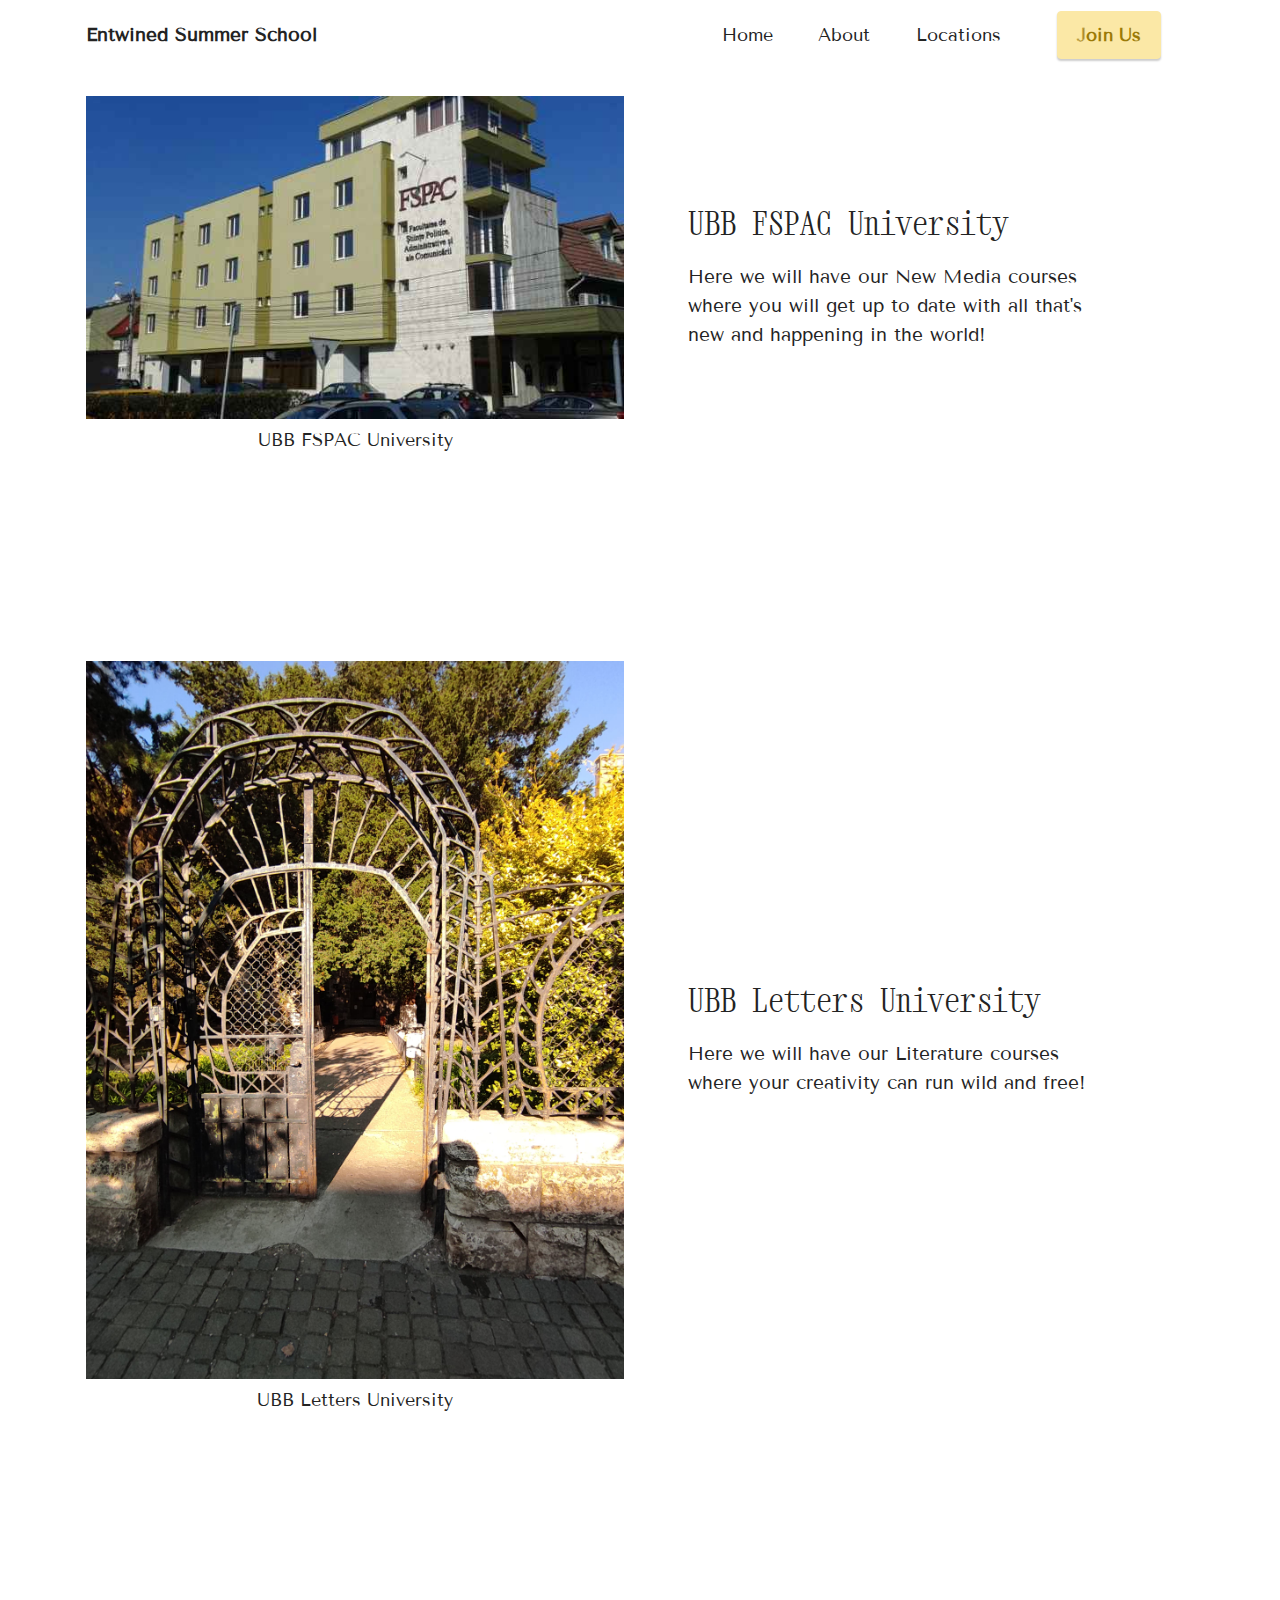
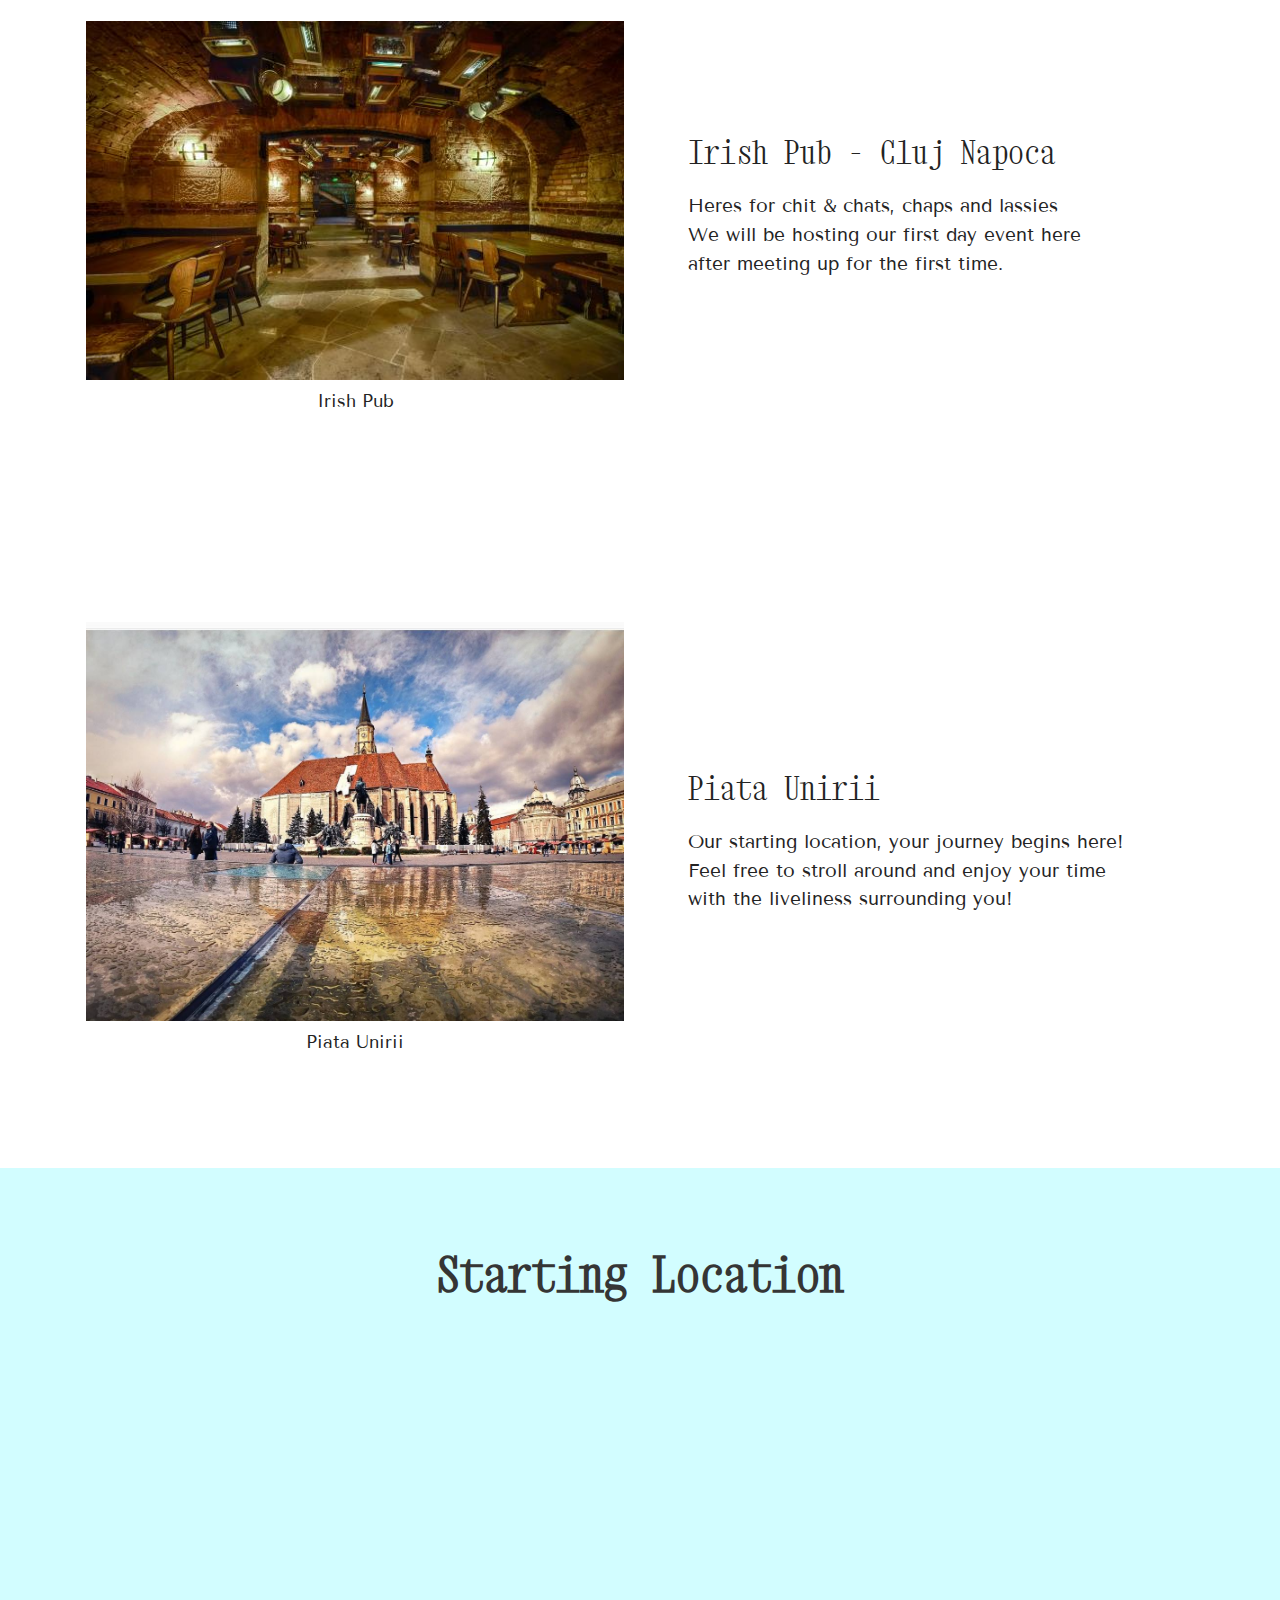
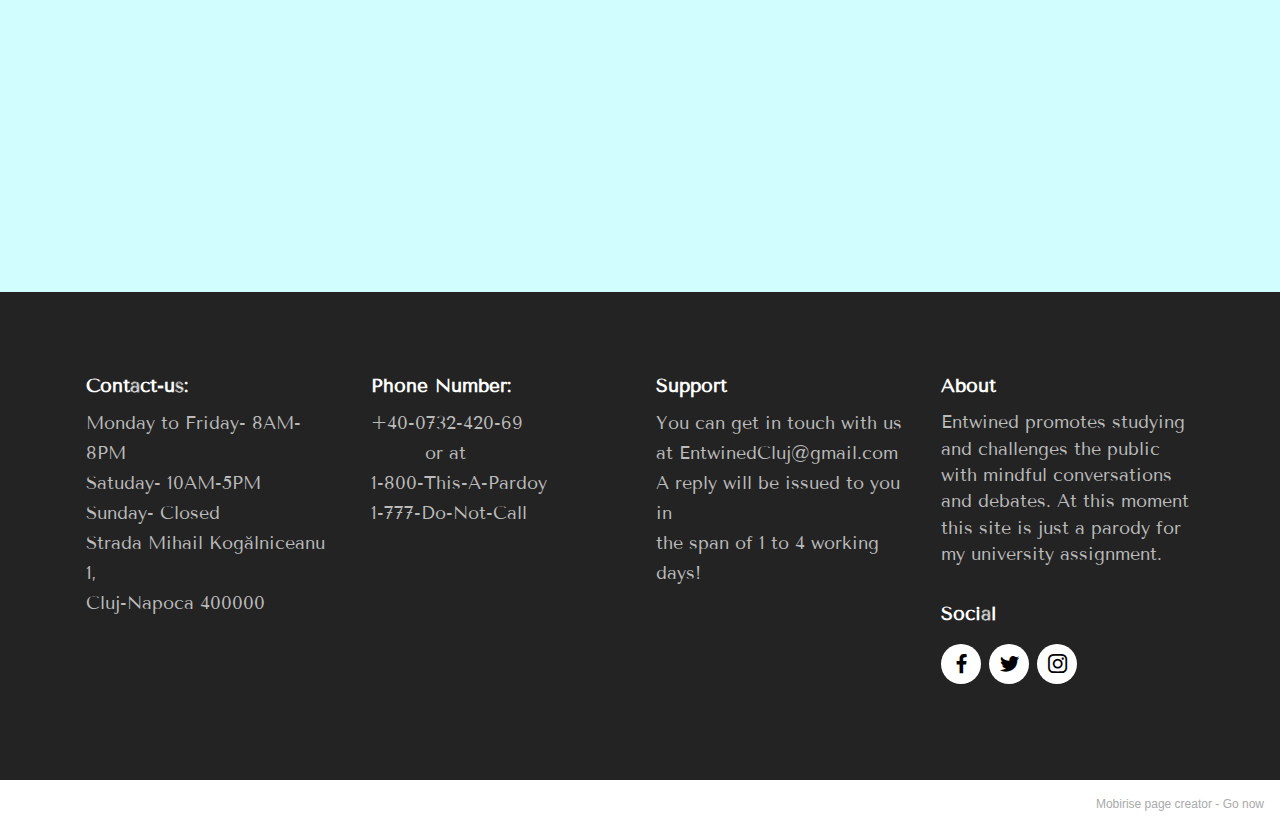
<file: page4.html>
<!DOCTYPE html>
<html  >
<head>
  <!-- Site made with Mobirise Website Builder v5.5.2, https://mobirise.com -->
  <meta charset="UTF-8">
  <meta http-equiv="X-UA-Compatible" content="IE=edge">
  <meta name="generator" content="Mobirise v5.5.2, mobirise.com">
  <meta name="viewport" content="width=device-width, initial-scale=1, minimum-scale=1">
  <link rel="shortcut icon" href="assets/images/logo.png" type="image/x-icon">
  <meta name="description" content="">
  
  
  <title>Locations</title>
  <link rel="stylesheet" href="assets/bootstrap/css/bootstrap.min.css">
  <link rel="stylesheet" href="assets/bootstrap/css/bootstrap-grid.min.css">
  <link rel="stylesheet" href="assets/bootstrap/css/bootstrap-reboot.min.css">
  <link rel="stylesheet" href="assets/dropdown/css/style.css">
  <link rel="stylesheet" href="assets/socicon/css/styles.css">
  <link rel="stylesheet" href="assets/theme/css/style.css">
  <link rel="preload" href="https://fonts.googleapis.com/css?family=Xanh+Mono:400,400i&display=swap" as="style" onload="this.onload=null;this.rel='stylesheet'">
  <noscript><link rel="stylesheet" href="https://fonts.googleapis.com/css?family=Xanh+Mono:400,400i&display=swap"></noscript>
  <link rel="preload" href="https://fonts.googleapis.com/css?family=Tenor+Sans:400&display=swap" as="style" onload="this.onload=null;this.rel='stylesheet'">
  <noscript><link rel="stylesheet" href="https://fonts.googleapis.com/css?family=Tenor+Sans:400&display=swap"></noscript>
  <link rel="preload" as="style" href="assets/mobirise/css/mbr-additional.css"><link rel="stylesheet" href="assets/mobirise/css/mbr-additional.css" type="text/css">
  
  
  
  
</head>
<body>
  
  <section data-bs-version="5.1" class="menu menu2 cid-sRtKCEJSnq" once="menu" id="menu2-l">
    
    <nav class="navbar navbar-dropdown navbar-expand-lg">
        <div class="container">
            <div class="navbar-brand">
                
                <span class="navbar-caption-wrap"><a class="navbar-caption text-black display-7" href="https://mobiri.se">Entwined Summer School</a></span>
            </div>
            <button class="navbar-toggler" type="button" data-toggle="collapse" data-bs-toggle="collapse" data-target="#navbarSupportedContent" data-bs-target="#navbarSupportedContent" aria-controls="navbarNavAltMarkup" aria-expanded="false" aria-label="Toggle navigation">
                <div class="hamburger">
                    <span></span>
                    <span></span>
                    <span></span>
                    <span></span>
                </div>
            </button>
            <div class="collapse navbar-collapse" id="navbarSupportedContent">
                <ul class="navbar-nav nav-dropdown" data-app-modern-menu="true"><li class="nav-item"><a class="nav-link link text-black text-primary display-4" href="index.html">Home</a></li>
                    
                    <li class="nav-item"><a class="nav-link link text-black text-primary display-4" href="page1.html">About</a>
                    </li><li class="nav-item"><a class="nav-link link text-black text-primary display-4" href="page4.html">Locations</a></li></ul>
                
                <div class="navbar-buttons mbr-section-btn"><a class="btn btn-primary display-4" href="page3.html">Join Us</a></div>
            </div>
        </div>
    </nav>
</section>

<section data-bs-version="5.1" class="image1 cid-sRtKU1mg7D" id="image1-r">
    

    

    <div class="container">
        <div class="row align-items-center">
            <div class="col-12 col-lg-6">
                <div class="image-wrapper">
                    <a href="https://www.google.com/url?sa=i&url=https%3A%2F%2Fgazetadecluj.ro%2Fcum-isi-bate-joc-facultatea-de-stiinte-politice-si-administrative-ale-comunicarii-de-studenti%2F&psig=AOvVaw1XKZJE4KnzQadCKZD43fn-&ust=1639488402819000&source=images&cd=vfe&ved=0CAsQjRxqFwoTCMiQv7Lw4PQCFQAAAAAdAAAAABAD" target="_blank"><img src="assets/images/fspac.jpg" alt="Mobirise"></a>
                    <p class="mbr-description mbr-fonts-style pt-2 align-center display-4">UBB FSPAC University</p>
                </div>
            </div>
            <div class="col-12 col-lg">
                <div class="text-wrapper">
                    <h3 class="mbr-section-title mbr-fonts-style mb-3 display-5">UBB FSPAC University</h3>
                    <p class="mbr-text mbr-fonts-style display-7">Here we will have our New Media courses<br>where you will get up to date with all that's<br>new and happening in the world!</p>
                </div>
            </div>
        </div>
    </div>
</section>

<section data-bs-version="5.1" class="image1 cid-sRtKUW6OdP" id="image1-s">
    

    

    <div class="container">
        <div class="row align-items-center">
            <div class="col-12 col-lg-6">
                <div class="image-wrapper">
                    <img src="assets/images/118786894-1297570250610253-8251170562072358148-n.jpg" alt="Mobirise">
                    <p class="mbr-description mbr-fonts-style pt-2 align-center display-4">UBB Letters University</p>
                </div>
            </div>
            <div class="col-12 col-lg">
                <div class="text-wrapper">
                    <h3 class="mbr-section-title mbr-fonts-style mb-3 display-5">UBB Letters University</h3>
                    <p class="mbr-text mbr-fonts-style display-7">Here we will have our Literature courses<br>where your creativity can run wild and free!</p>
                </div>
            </div>
        </div>
    </div>
</section>

<section data-bs-version="5.1" class="image1 cid-sRtKVXM3DQ" id="image1-t">
    

    

    <div class="container">
        <div class="row align-items-center">
            <div class="col-12 col-lg-6">
                <div class="image-wrapper">
                    <a href="https://www.google.com/url?sa=i&url=https%3A%2F%2Fwww.tripadvisor.com%2FRestaurant_Review-g298474-d7705912-Reviews-Irish_Music_Pub-Cluj_Napoca_Cluj_County_Northwest_Romania_Transylvania.html&psig=AOvVaw06ae3qwGZUc0IwfiYAiBk6&ust=1639488456362000&source=images&cd=vfe&ved=0CAsQjRxqFwoTCMjOicvw4PQCFQAAAAAdAAAAABAD" target="_blank"><img src="assets/images/irish-music-pub.jpg" alt="Mobirise"></a>
                    <p class="mbr-description mbr-fonts-style pt-2 align-center display-4">
                    Irish Pub</p>
                </div>
            </div>
            <div class="col-12 col-lg">
                <div class="text-wrapper">
                    <h3 class="mbr-section-title mbr-fonts-style mb-3 display-5">Irish Pub - Cluj Napoca</h3>
                    <p class="mbr-text mbr-fonts-style display-7">Heres for chit &amp; chats, chaps and lassies<br>We will be hosting our first day event here<br>after meeting up for the first time.<br><br></p>
                </div>
            </div>
        </div>
    </div>
</section>

<section data-bs-version="5.1" class="image1 cid-sRtL3nxb2a" id="image1-u">
    

    

    <div class="container">
        <div class="row align-items-center">
            <div class="col-12 col-lg-6">
                <div class="image-wrapper">
                    <a href="https://www.google.com/url?sa=i&url=https%3A%2F%2Fwww.clujlife.com%2Flocatie%2Fpiata-unirii%2F&psig=AOvVaw24gf9y3RYL0B0_OsMlNMdh&ust=1639488521048000&source=images&cd=vfe&ved=0CAsQjRxqFwoTCMC0--nw4PQCFQAAAAAdAAAAABAD" target="_blank"><img src="assets/images/piaa-unirii.jpg" alt="Mobirise"></a>
                    <p class="mbr-description mbr-fonts-style pt-2 align-center display-4">
                    Piata Unirii</p>
                </div>
            </div>
            <div class="col-12 col-lg">
                <div class="text-wrapper">
                    <h3 class="mbr-section-title mbr-fonts-style mb-3 display-5">Piata Unirii</h3>
                    <p class="mbr-text mbr-fonts-style display-7">Our starting location, your journey begins here!<br>Feel free to stroll around and enjoy your time&nbsp;<br>with the liveliness surrounding you!</p>
                </div>
            </div>
        </div>
    </div>
</section>

<section data-bs-version="5.1" class="map1 cid-sRtKCGtFms" id="map1-o">
    
    
    <div class="container">
        <div class="mbr-section-head mb-4">
            <h3 class="mbr-section-title mbr-fonts-style align-center mb-0 display-2"><strong>Starting Location</strong></h3>
            
        </div>
        <div class="google-map"><iframe frameborder="0" style="border:0" src="https://www.google.com/maps/embed/v1/place?key=AIzaSyCZI5F_k6S1k46ujh0SNrapM89f7mJxd30&amp;q=46.76957775929834, 23.58984230726352" allowfullscreen=""></iframe></div>
    </div>
</section>

<section data-bs-version="5.1" class="footer1 cid-sRtKCHllPS" once="footers" id="footer1-q">

    
    
    <div class="container">
        <div class="row mbr-white">
            <div class="col-12 col-md-6 col-lg-3">
                <h5 class="mbr-section-subtitle mbr-fonts-style mb-2 display-7">
                    <strong>Contact-us:</strong></h5>
                <ul class="list mbr-fonts-style display-4">
                    <li class="mbr-text item-wrap">Monday to Friday- 8AM-8PM</li><li class="mbr-text item-wrap">Satuday- 10AM-5PM</li><li class="mbr-text item-wrap">Sunday- Closed</li><li class="mbr-text item-wrap">Strada Mihail Kogălniceanu 1, </li><li class="mbr-text item-wrap">Cluj-Napoca 400000</li>
                </ul>
            </div>
            <div class="col-12 col-md-6 col-lg-3">
                <h5 class="mbr-section-subtitle mbr-fonts-style mb-2 display-7">
                    <strong>Phone Number:</strong></h5>
                <ul class="list mbr-fonts-style display-4">

                    <li class="mbr-text item-wrap">+40-0732-420-69</li><li class="mbr-text item-wrap">&nbsp; &nbsp; &nbsp; &nbsp; &nbsp;or at&nbsp;</li><li class="mbr-text item-wrap">1-800-This-A-Pardoy</li><li class="mbr-text item-wrap">1-777-Do-Not-Call</li><li class="mbr-text item-wrap"><br></li>
                </ul>
            </div>
            <div class="col-12 col-md-6 col-lg-3">
                <h5 class="mbr-section-subtitle mbr-fonts-style mb-2 display-7"><strong>Support</strong></h5>
                <ul class="list mbr-fonts-style display-4">
                    <li class="mbr-text item-wrap">You can get in touch with us</li><li class="mbr-text item-wrap">at EntwinedCluj@gmail.com</li><li class="mbr-text item-wrap">A reply will be issued to you in </li><li class="mbr-text item-wrap">the span of 1 to 4 working days!</li>
                </ul>
            </div>
            <div class="col-12 col-md-6 col-lg-3">
                <h5 class="mbr-section-subtitle mbr-fonts-style mb-2 display-7">
                    <strong>About</strong>
                </h5>
                <p class="mbr-text mbr-fonts-style mb-4 display-4">Entwined promotes studying and challenges the public with mindful conversations and debates. At this moment this site is just a parody for my university assignment.&nbsp;</p>
                <h5 class="mbr-section-subtitle mbr-fonts-style mb-3 display-7">
                    <strong>Social</strong>
                </h5>
                <div class="social-row display-7">
                    <div class="soc-item">
                        <a href="https://twitter.com/mobirise" target="_blank">
                            <span class="mbr-iconfont socicon socicon-facebook"></span>
                        </a>
                    </div>
                    <div class="soc-item">
                        <a href="https://twitter.com/mobirise" target="_blank">
                            <span class="mbr-iconfont socicon socicon-twitter"></span>
                        </a>
                    </div>
                    <div class="soc-item">
                        <a href="https://twitter.com/mobirise" target="_blank">
                            <span class="mbr-iconfont socicon socicon-instagram"></span>
                        </a>
                    </div>
                    
                </div>
            </div>
            
        </div>
    </div>
</section><section style="background-color: #fff; font-family: -apple-system, BlinkMacSystemFont, 'Segoe UI', 'Roboto', 'Helvetica Neue', Arial, sans-serif; color:#aaa; font-size:12px; padding: 0; align-items: center; display: flex;"><a href="https://mobirise.site/p" style="flex: 1 1; height: 3rem; padding-left: 1rem;"></a><p style="flex: 0 0 auto; margin:0; padding-right:1rem;">Mobirise page creator - <a href="https://mobirise.site/n" style="color:#aaa;">Go now</a></p></section><script src="assets/bootstrap/js/bootstrap.bundle.min.js"></script>  <script src="assets/smoothscroll/smooth-scroll.js"></script>  <script src="assets/ytplayer/index.js"></script>  <script src="assets/dropdown/js/navbar-dropdown.js"></script>  <script src="assets/theme/js/script.js"></script>  
  
  
</body>
</html>
</file>
<file: assets/dropdown/css/style.css>
.navbar-dropdown {
  left: 0;
  padding: 0;
  position: absolute;
  right: 0;
  top: 0;
  transition: all 0.45s ease;
  z-index: 1030;
  background: #282828; }
  .navbar-dropdown .navbar-logo {
    margin-right: 0.8rem;
    transition: margin 0.3s ease-in-out;
    vertical-align: middle; }
    .navbar-dropdown .navbar-logo img {
      height: 3.125rem;
      transition: all 0.3s ease-in-out; }
    .navbar-dropdown .navbar-logo.mbr-iconfont {
      font-size: 3.125rem;
      line-height: 3.125rem; }
  .navbar-dropdown .navbar-caption {
    font-weight: 700;
    white-space: normal;
    vertical-align: -4px;
    line-height: 3.125rem !important; }
    .navbar-dropdown .navbar-caption, .navbar-dropdown .navbar-caption:hover {
      color: inherit;
      text-decoration: none; }
  .navbar-dropdown .mbr-iconfont + .navbar-caption {
    vertical-align: -1px; }
  .navbar-dropdown.navbar-fixed-top {
    position: fixed; }
  .navbar-dropdown .navbar-brand span {
    vertical-align: -4px; }
  .navbar-dropdown.bg-color.transparent {
    background: none; }
  .navbar-dropdown.navbar-short .navbar-brand {
    padding: 0.625rem 0; }
    .navbar-dropdown.navbar-short .navbar-brand span {
      vertical-align: -1px; }
  .navbar-dropdown.navbar-short .navbar-caption {
    line-height: 2.375rem !important;
    vertical-align: -2px; }
  .navbar-dropdown.navbar-short .navbar-logo {
    margin-right: 0.5rem; }
    .navbar-dropdown.navbar-short .navbar-logo img {
      height: 2.375rem; }
    .navbar-dropdown.navbar-short .navbar-logo.mbr-iconfont {
      font-size: 2.375rem;
      line-height: 2.375rem; }
  .navbar-dropdown.navbar-short .mbr-table-cell {
    height: 3.625rem; }
  .navbar-dropdown .navbar-close {
    left: 0.6875rem;
    position: fixed;
    top: 0.75rem;
    z-index: 1000; }
  .navbar-dropdown .hamburger-icon {
    content: "";
    display: inline-block;
    vertical-align: middle;
    width: 16px;
    -webkit-box-shadow: 0 -6px 0 1px #282828,0 0 0 1px #282828,0 6px 0 1px #282828;
    -moz-box-shadow: 0 -6px 0 1px #282828,0 0 0 1px #282828,0 6px 0 1px #282828;
    box-shadow: 0 -6px 0 1px #282828,0 0 0 1px #282828,0 6px 0 1px #282828; }

.dropdown-menu .dropdown-toggle[data-toggle="dropdown-submenu"]::after {
  border-bottom: 0.35em solid transparent;
  border-left: 0.35em solid;
  border-right: 0;
  border-top: 0.35em solid transparent;
  margin-left: 0.3rem; }

.dropdown-menu .dropdown-item:focus {
  outline: 0; }

.nav-dropdown {
  font-size: 0.75rem;
  font-weight: 500;
  height: auto !important; }
  .nav-dropdown .nav-btn {
    padding-left: 1rem; }
  .nav-dropdown .link {
    margin: .667em 1.667em;
    font-weight: 500;
    padding: 0;
    transition: color .2s ease-in-out; }
    .nav-dropdown .link.dropdown-toggle {
      margin-right: 2.583em; }
      .nav-dropdown .link.dropdown-toggle::after {
        margin-left: .25rem;
        border-top: 0.35em solid;
        border-right: 0.35em solid transparent;
        border-left: 0.35em solid transparent;
        border-bottom: 0; }
      .nav-dropdown .link.dropdown-toggle[aria-expanded="true"] {
        margin: 0;
        padding: 0.667em 3.263em  0.667em 1.667em; }
  .nav-dropdown .link::after,
  .nav-dropdown .dropdown-item::after {
    color: inherit; }
  .nav-dropdown .btn {
    font-size: 0.75rem;
    font-weight: 700;
    letter-spacing: 0;
    margin-bottom: 0;
    padding-left: 1.25rem;
    padding-right: 1.25rem; }
  .nav-dropdown .dropdown-menu {
    border-radius: 0;
    border: 0;
    left: 0;
    margin: 0;
    padding-bottom: 1.25rem;
    padding-top: 1.25rem;
    position: relative; }
  .nav-dropdown .dropdown-submenu {
    margin-left: 0.125rem;
    top: 0; }
  .nav-dropdown .dropdown-item {
    font-weight: 500;
    line-height: 2;
    padding: 0.3846em 4.615em 0.3846em 1.5385em;
    position: relative;
    transition: color .2s ease-in-out, background-color .2s ease-in-out; }
    .nav-dropdown .dropdown-item::after {
      margin-top: -0.3077em;
      position: absolute;
      right: 1.1538em;
      top: 50%; }
    .nav-dropdown .dropdown-item:focus, .nav-dropdown .dropdown-item:hover {
      background: none; }

@media (max-width: 767px) {
  .nav-dropdown.navbar-toggleable-sm {
    bottom: 0;
    display: none;
    left: 0;
    overflow-x: hidden;
    position: fixed;
    top: 0;
    transform: translateX(-100%);
    -ms-transform: translateX(-100%);
    -webkit-transform: translateX(-100%);
    width: 18.75rem;
    z-index: 999; } }
.nav-dropdown.navbar-toggleable-xl {
  bottom: 0;
  display: none;
  left: 0;
  overflow-x: hidden;
  position: fixed;
  top: 0;
  transform: translateX(-100%);
  -ms-transform: translateX(-100%);
  -webkit-transform: translateX(-100%);
  width: 18.75rem;
  z-index: 999; }

.nav-dropdown-sm {
  display: block !important;
  overflow-x: hidden;
  overflow: auto;
  padding-top: 3.875rem; }
  .nav-dropdown-sm::after {
    content: "";
    display: block;
    height: 3rem;
    width: 100%; }
  .nav-dropdown-sm.collapse.in ~ .navbar-close {
    display: block !important; }
  .nav-dropdown-sm.collapsing, .nav-dropdown-sm.collapse.in {
    transform: translateX(0);
    -ms-transform: translateX(0);
    -webkit-transform: translateX(0);
    transition: all 0.25s ease-out;
    -webkit-transition: all 0.25s ease-out;
    background: #282828; }
  .nav-dropdown-sm.collapsing[aria-expanded="false"] {
    transform: translateX(-100%);
    -ms-transform: translateX(-100%);
    -webkit-transform: translateX(-100%); }
  .nav-dropdown-sm .nav-item {
    display: block;
    margin-left: 0 !important;
    padding-left: 0; }
  .nav-dropdown-sm .link,
  .nav-dropdown-sm .dropdown-item {
    border-top: 1px dotted rgba(255, 255, 255, 0.1);
    font-size: 0.8125rem;
    line-height: 1.6;
    margin: 0 !important;
    padding: 0.875rem 2.4rem 0.875rem 1.5625rem !important;
    position: relative;
    white-space: normal; }
    .nav-dropdown-sm .link:focus, .nav-dropdown-sm .link:hover,
    .nav-dropdown-sm .dropdown-item:focus,
    .nav-dropdown-sm .dropdown-item:hover {
      background: rgba(0, 0, 0, 0.2) !important;
      color: #c0a375; }
  .nav-dropdown-sm .nav-btn {
    position: relative;
    padding: 1.5625rem 1.5625rem 0 1.5625rem; }
    .nav-dropdown-sm .nav-btn::before {
      border-top: 1px dotted rgba(255, 255, 255, 0.1);
      content: "";
      left: 0;
      position: absolute;
      top: 0;
      width: 100%; }
    .nav-dropdown-sm .nav-btn + .nav-btn {
      padding-top: 0.625rem; }
      .nav-dropdown-sm .nav-btn + .nav-btn::before {
        display: none; }
  .nav-dropdown-sm .btn {
    padding: 0.625rem 0; }
  .nav-dropdown-sm .dropdown-toggle[data-toggle="dropdown-submenu"]::after {
    margin-left: .25rem;
    border-top: 0.35em solid;
    border-right: 0.35em solid transparent;
    border-left: 0.35em solid transparent;
    border-bottom: 0; }
  .nav-dropdown-sm .dropdown-toggle[data-toggle="dropdown-submenu"][aria-expanded="true"]::after {
    border-top: 0;
    border-right: 0.35em solid transparent;
    border-left: 0.35em solid transparent;
    border-bottom: 0.35em solid; }
  .nav-dropdown-sm .dropdown-menu {
    margin: 0;
    padding: 0;
    position: relative;
    top: 0;
    left: 0;
    width: 100%;
    border: 0;
    float: none;
    border-radius: 0;
    background: none; }
  .nav-dropdown-sm .dropdown-submenu {
    left: 100%;
    margin-left: 0.125rem;
    margin-top: -1.25rem;
    top: 0; }

.navbar-toggleable-sm .nav-dropdown .dropdown-menu {
  position: absolute; }

.navbar-toggleable-sm .nav-dropdown .dropdown-submenu {
  left: 100%;
  margin-left: 0.125rem;
  margin-top: -1.25rem;
  top: 0; }

.navbar-toggleable-sm.opened .nav-dropdown .dropdown-menu {
  position: relative; }

.navbar-toggleable-sm.opened .nav-dropdown .dropdown-submenu {
  left: 0;
  margin-left: 00rem;
  margin-top: 0rem;
  top: 0; }

.is-builder .nav-dropdown.collapsing {
  transition: none !important; }
</file>
<file: assets/socicon/css/styles.css>
@charset "UTF-8";

@font-face {
  font-family: 'Socicon';
  src:  url('../fonts/socicon.eot');
  src:  url('../fonts/socicon.eot?#iefix') format('embedded-opentype'),
    url('../fonts/socicon.woff2') format('woff2'),
    url('../fonts/socicon.ttf') format('truetype'),
    url('../fonts/socicon.woff') format('woff'),
    url('../fonts/socicon.svg#socicon') format('svg');
  font-weight: normal;
  font-style: normal;
  font-display: swap;
}

[data-icon]:before {
  font-family: "socicon" !important;
  content: attr(data-icon);
  font-style: normal !important;
  font-weight: normal !important;
  font-variant: normal !important;
  text-transform: none !important;
  speak: none;
  line-height: 1;
  -webkit-font-smoothing: antialiased;
  -moz-osx-font-smoothing: grayscale;
}

[class^="socicon-"], [class*=" socicon-"] {
  /* use !important to prevent issues with browser extensions that change fonts */
  font-family: 'Socicon' !important;
  speak: none;
  font-style: normal;
  font-weight: normal;
  font-variant: normal;
  text-transform: none;
  line-height: 1;

  /* Better Font Rendering =========== */
  -webkit-font-smoothing: antialiased;
  -moz-osx-font-smoothing: grayscale;
}

.socicon-eitaa:before {
  content: "\e97c";
}
.socicon-soroush:before {
  content: "\e97d";
}
.socicon-bale:before {
  content: "\e97e";
}
.socicon-zazzle:before {
  content: "\e97b";
}
.socicon-society6:before {
  content: "\e97a";
}
.socicon-redbubble:before {
  content: "\e979";
}
.socicon-avvo:before {
  content: "\e978";
}
.socicon-stitcher:before {
  content: "\e977";
}
.socicon-googlehangouts:before {
  content: "\e974";
}
.socicon-dlive:before {
  content: "\e975";
}
.socicon-vsco:before {
  content: "\e976";
}
.socicon-flipboard:before {
  content: "\e973";
}
.socicon-ubuntu:before {
  content: "\e958";
}
.socicon-artstation:before {
  content: "\e959";
}
.socicon-invision:before {
  content: "\e95a";
}
.socicon-torial:before {
  content: "\e95b";
}
.socicon-collectorz:before {
  content: "\e95c";
}
.socicon-seenthis:before {
  content: "\e95d";
}
.socicon-googleplaymusic:before {
  content: "\e95e";
}
.socicon-debian:before {
  content: "\e95f";
}
.socicon-filmfreeway:before {
  content: "\e960";
}
.socicon-gnome:before {
  content: "\e961";
}
.socicon-itchio:before {
  content: "\e962";
}
.socicon-jamendo:before {
  content: "\e963";
}
.socicon-mix:before {
  content: "\e964";
}
.socicon-sharepoint:before {
  content: "\e965";
}
.socicon-tinder:before {
  content: "\e966";
}
.socicon-windguru:before {
  content: "\e967";
}
.socicon-cdbaby:before {
  content: "\e968";
}
.socicon-elementaryos:before {
  content: "\e969";
}
.socicon-stage32:before {
  content: "\e96a";
}
.socicon-tiktok:before {
  content: "\e96b";
}
.socicon-gitter:before {
  content: "\e96c";
}
.socicon-letterboxd:before {
  content: "\e96d";
}
.socicon-threema:before {
  content: "\e96e";
}
.socicon-splice:before {
  content: "\e96f";
}
.socicon-metapop:before {
  content: "\e970";
}
.socicon-naver:before {
  content: "\e971";
}
.socicon-remote:before {
  content: "\e972";
}
.socicon-internet:before {
  content: "\e957";
}
.socicon-moddb:before {
  content: "\e94b";
}
.socicon-indiedb:before {
  content: "\e94c";
}
.socicon-traxsource:before {
  content: "\e94d";
}
.socicon-gamefor:before {
  content: "\e94e";
}
.socicon-pixiv:before {
  content: "\e94f";
}
.socicon-myanimelist:before {
  content: "\e950";
}
.socicon-blackberry:before {
  content: "\e951";
}
.socicon-wickr:before {
  content: "\e952";
}
.socicon-spip:before {
  content: "\e953";
}
.socicon-napster:before {
  content: "\e954";
}
.socicon-beatport:before {
  content: "\e955";
}
.socicon-hackerone:before {
  content: "\e956";
}
.socicon-hackernews:before {
  content: "\e946";
}
.socicon-smashwords:before {
  content: "\e947";
}
.socicon-kobo:before {
  content: "\e948";
}
.socicon-bookbub:before {
  content: "\e949";
}
.socicon-mailru:before {
  content: "\e94a";
}
.socicon-gitlab:before {
  content: "\e945";
}
.socicon-instructables:before {
  content: "\e944";
}
.socicon-portfolio:before {
  content: "\e943";
}
.socicon-codered:before {
  content: "\e940";
}
.socicon-origin:before {
  content: "\e941";
}
.socicon-nextdoor:before {
  content: "\e942";
}
.socicon-udemy:before {
  content: "\e93f";
}
.socicon-livemaster:before {
  content: "\e93e";
}
.socicon-crunchbase:before {
  content: "\e93b";
}
.socicon-homefy:before {
  content: "\e93c";
}
.socicon-calendly:before {
  content: "\e93d";
}
.socicon-realtor:before {
  content: "\e90f";
}
.socicon-tidal:before {
  content: "\e910";
}
.socicon-qobuz:before {
  content: "\e911";
}
.socicon-natgeo:before {
  content: "\e912";
}
.socicon-mastodon:before {
  content: "\e913";
}
.socicon-unsplash:before {
  content: "\e914";
}
.socicon-homeadvisor:before {
  content: "\e915";
}
.socicon-angieslist:before {
  content: "\e916";
}
.socicon-codepen:before {
  content: "\e917";
}
.socicon-slack:before {
  content: "\e918";
}
.socicon-openaigym:before {
  content: "\e919";
}
.socicon-logmein:before {
  content: "\e91a";
}
.socicon-fiverr:before {
  content: "\e91b";
}
.socicon-gotomeeting:before {
  content: "\e91c";
}
.socicon-aliexpress:before {
  content: "\e91d";
}
.socicon-guru:before {
  content: "\e91e";
}
.socicon-appstore:before {
  content: "\e91f";
}
.socicon-homes:before {
  content: "\e920";
}
.socicon-zoom:before {
  content: "\e921";
}
.socicon-alibaba:before {
  content: "\e922";
}
.socicon-craigslist:before {
  content: "\e923";
}
.socicon-wix:before {
  content: "\e924";
}
.socicon-redfin:before {
  content: "\e925";
}
.socicon-googlecalendar:before {
  content: "\e926";
}
.socicon-shopify:before {
  content: "\e927";
}
.socicon-freelancer:before {
  content: "\e928";
}
.socicon-seedrs:before {
  content: "\e929";
}
.socicon-bing:before {
  content: "\e92a";
}
.socicon-doodle:before {
  content: "\e92b";
}
.socicon-bonanza:before {
  content: "\e92c";
}
.socicon-squarespace:before {
  content: "\e92d";
}
.socicon-toptal:before {
  content: "\e92e";
}
.socicon-gust:before {
  content: "\e92f";
}
.socicon-ask:before {
  content: "\e930";
}
.socicon-trulia:before {
  content: "\e931";
}
.socicon-loomly:before {
  content: "\e932";
}
.socicon-ghost:before {
  content: "\e933";
}
.socicon-upwork:before {
  content: "\e934";
}
.socicon-fundable:before {
  content: "\e935";
}
.socicon-booking:before {
  content: "\e936";
}
.socicon-googlemaps:before {
  content: "\e937";
}
.socicon-zillow:before {
  content: "\e938";
}
.socicon-niconico:before {
  content: "\e939";
}
.socicon-toneden:before {
  content: "\e93a";
}
.socicon-augment:before {
  content: "\e908";
}
.socicon-bitbucket:before {
  content: "\e909";
}
.socicon-fyuse:before {
  content: "\e90a";
}
.socicon-yt-gaming:before {
  content: "\e90b";
}
.socicon-sketchfab:before {
  content: "\e90c";
}
.socicon-mobcrush:before {
  content: "\e90d";
}
.socicon-microsoft:before {
  content: "\e90e";
}
.socicon-pandora:before {
  content: "\e907";
}
.socicon-messenger:before {
  content: "\e906";
}
.socicon-gamewisp:before {
  content: "\e905";
}
.socicon-bloglovin:before {
  content: "\e904";
}
.socicon-tunein:before {
  content: "\e903";
}
.socicon-gamejolt:before {
  content: "\e901";
}
.socicon-trello:before {
  content: "\e902";
}
.socicon-spreadshirt:before {
  content: "\e900";
}
.socicon-500px:before {
  content: "\e000";
}
.socicon-8tracks:before {
  content: "\e001";
}
.socicon-airbnb:before {
  content: "\e002";
}
.socicon-alliance:before {
  content: "\e003";
}
.socicon-amazon:before {
  content: "\e004";
}
.socicon-amplement:before {
  content: "\e005";
}
.socicon-android:before {
  content: "\e006";
}
.socicon-angellist:before {
  content: "\e007";
}
.socicon-apple:before {
  content: "\e008";
}
.socicon-appnet:before {
  content: "\e009";
}
.socicon-baidu:before {
  content: "\e00a";
}
.socicon-bandcamp:before {
  content: "\e00b";
}
.socicon-battlenet:before {
  content: "\e00c";
}
.socicon-mixer:before {
  content: "\e00d";
}
.socicon-bebee:before {
  content: "\e00e";
}
.socicon-bebo:before {
  content: "\e00f";
}
.socicon-behance:before {
  content: "\e010";
}
.socicon-blizzard:before {
  content: "\e011";
}
.socicon-blogger:before {
  content: "\e012";
}
.socicon-buffer:before {
  content: "\e013";
}
.socicon-chrome:before {
  content: "\e014";
}
.socicon-coderwall:before {
  content: "\e015";
}
.socicon-curse:before {
  content: "\e016";
}
.socicon-dailymotion:before {
  content: "\e017";
}
.socicon-deezer:before {
  content: "\e018";
}
.socicon-delicious:before {
  content: "\e019";
}
.socicon-deviantart:before {
  content: "\e01a";
}
.socicon-diablo:before {
  content: "\e01b";
}
.socicon-digg:before {
  content: "\e01c";
}
.socicon-discord:before {
  content: "\e01d";
}
.socicon-disqus:before {
  content: "\e01e";
}
.socicon-douban:before {
  content: "\e01f";
}
.socicon-draugiem:before {
  content: "\e020";
}
.socicon-dribbble:before {
  content: "\e021";
}
.socicon-drupal:before {
  content: "\e022";
}
.socicon-ebay:before {
  content: "\e023";
}
.socicon-ello:before {
  content: "\e024";
}
.socicon-endomodo:before {
  content: "\e025";
}
.socicon-envato:before {
  content: "\e026";
}
.socicon-etsy:before {
  content: "\e027";
}
.socicon-facebook:before {
  content: "\e028";
}
.socicon-feedburner:before {
  content: "\e029";
}
.socicon-filmweb:before {
  content: "\e02a";
}
.socicon-firefox:before {
  content: "\e02b";
}
.socicon-flattr:before {
  content: "\e02c";
}
.socicon-flickr:before {
  content: "\e02d";
}
.socicon-formulr:before {
  content: "\e02e";
}
.socicon-forrst:before {
  content: "\e02f";
}
.socicon-foursquare:before {
  content: "\e030";
}
.socicon-friendfeed:before {
  content: "\e031";
}
.socicon-github:before {
  content: "\e032";
}
.socicon-goodreads:before {
  content: "\e033";
}
.socicon-google:before {
  content: "\e034";
}
.socicon-googlescholar:before {
  content: "\e035";
}
.socicon-googlegroups:before {
  content: "\e036";
}
.socicon-googlephotos:before {
  content: "\e037";
}
.socicon-googleplus:before {
  content: "\e038";
}
.socicon-grooveshark:before {
  content: "\e039";
}
.socicon-hackerrank:before {
  content: "\e03a";
}
.socicon-hearthstone:before {
  content: "\e03b";
}
.socicon-hellocoton:before {
  content: "\e03c";
}
.socicon-heroes:before {
  content: "\e03d";
}
.socicon-smashcast:before {
  content: "\e03e";
}
.socicon-horde:before {
  content: "\e03f";
}
.socicon-houzz:before {
  content: "\e040";
}
.socicon-icq:before {
  content: "\e041";
}
.socicon-identica:before {
  content: "\e042";
}
.socicon-imdb:before {
  content: "\e043";
}
.socicon-instagram:before {
  content: "\e044";
}
.socicon-issuu:before {
  content: "\e045";
}
.socicon-istock:before {
  content: "\e046";
}
.socicon-itunes:before {
  content: "\e047";
}
.socicon-keybase:before {
  content: "\e048";
}
.socicon-lanyrd:before {
  content: "\e049";
}
.socicon-lastfm:before {
  content: "\e04a";
}
.socicon-line:before {
  content: "\e04b";
}
.socicon-linkedin:before {
  content: "\e04c";
}
.socicon-livejournal:before {
  content: "\e04d";
}
.socicon-lyft:before {
  content: "\e04e";
}
.socicon-macos:before {
  content: "\e04f";
}
.socicon-mail:before {
  content: "\e050";
}
.socicon-medium:before {
  content: "\e051";
}
.socicon-meetup:before {
  content: "\e052";
}
.socicon-mixcloud:before {
  content: "\e053";
}
.socicon-modelmayhem:before {
  content: "\e054";
}
.socicon-mumble:before {
  content: "\e055";
}
.socicon-myspace:before {
  content: "\e056";
}
.socicon-newsvine:before {
  content: "\e057";
}
.socicon-nintendo:before {
  content: "\e058";
}
.socicon-npm:before {
  content: "\e059";
}
.socicon-odnoklassniki:before {
  content: "\e05a";
}
.socicon-openid:before {
  content: "\e05b";
}
.socicon-opera:before {
  content: "\e05c";
}
.socicon-outlook:before {
  content: "\e05d";
}
.socicon-overwatch:before {
  content: "\e05e";
}
.socicon-patreon:before {
  content: "\e05f";
}
.socicon-paypal:before {
  content: "\e060";
}
.socicon-periscope:before {
  content: "\e061";
}
.socicon-persona:before {
  content: "\e062";
}
.socicon-pinterest:before {
  content: "\e063";
}
.socicon-play:before {
  content: "\e064";
}
.socicon-player:before {
  content: "\e065";
}
.socicon-playstation:before {
  content: "\e066";
}
.socicon-pocket:before {
  content: "\e067";
}
.socicon-qq:before {
  content: "\e068";
}
.socicon-quora:before {
  content: "\e069";
}
.socicon-raidcall:before {
  content: "\e06a";
}
.socicon-ravelry:before {
  content: "\e06b";
}
.socicon-reddit:before {
  content: "\e06c";
}
.socicon-renren:before {
  content: "\e06d";
}
.socicon-researchgate:before {
  content: "\e06e";
}
.socicon-residentadvisor:before {
  content: "\e06f";
}
.socicon-reverbnation:before {
  content: "\e070";
}
.socicon-rss:before {
  content: "\e071";
}
.socicon-sharethis:before {
  content: "\e072";
}
.socicon-skype:before {
  content: "\e073";
}
.socicon-slideshare:before {
  content: "\e074";
}
.socicon-smugmug:before {
  content: "\e075";
}
.socicon-snapchat:before {
  content: "\e076";
}
.socicon-songkick:before {
  content: "\e077";
}
.socicon-soundcloud:before {
  content: "\e078";
}
.socicon-spotify:before {
  content: "\e079";
}
.socicon-stackexchange:before {
  content: "\e07a";
}
.socicon-stackoverflow:before {
  content: "\e07b";
}
.socicon-starcraft:before {
  content: "\e07c";
}
.socicon-stayfriends:before {
  content: "\e07d";
}
.socicon-steam:before {
  content: "\e07e";
}
.socicon-storehouse:before {
  content: "\e07f";
}
.socicon-strava:before {
  content: "\e080";
}
.socicon-streamjar:before {
  content: "\e081";
}
.socicon-stumbleupon:before {
  content: "\e082";
}
.socicon-swarm:before {
  content: "\e083";
}
.socicon-teamspeak:before {
  content: "\e084";
}
.socicon-teamviewer:before {
  content: "\e085";
}
.socicon-technorati:before {
  content: "\e086";
}
.socicon-telegram:before {
  content: "\e087";
}
.socicon-tripadvisor:before {
  content: "\e088";
}
.socicon-tripit:before {
  content: "\e089";
}
.socicon-triplej:before {
  content: "\e08a";
}
.socicon-tumblr:before {
  content: "\e08b";
}
.socicon-twitch:before {
  content: "\e08c";
}
.socicon-twitter:before {
  content: "\e08d";
}
.socicon-uber:before {
  content: "\e08e";
}
.socicon-ventrilo:before {
  content: "\e08f";
}
.socicon-viadeo:before {
  content: "\e090";
}
.socicon-viber:before {
  content: "\e091";
}
.socicon-viewbug:before {
  content: "\e092";
}
.socicon-vimeo:before {
  content: "\e093";
}
.socicon-vine:before {
  content: "\e094";
}
.socicon-vkontakte:before {
  content: "\e095";
}
.socicon-warcraft:before {
  content: "\e096";
}
.socicon-wechat:before {
  content: "\e097";
}
.socicon-weibo:before {
  content: "\e098";
}
.socicon-whatsapp:before {
  content: "\e099";
}
.socicon-wikipedia:before {
  content: "\e09a";
}
.socicon-windows:before {
  content: "\e09b";
}
.socicon-wordpress:before {
  content: "\e09c";
}
.socicon-wykop:before {
  content: "\e09d";
}
.socicon-xbox:before {
  content: "\e09e";
}
.socicon-xing:before {
  content: "\e09f";
}
.socicon-yahoo:before {
  content: "\e0a0";
}
.socicon-yammer:before {
  content: "\e0a1";
}
.socicon-yandex:before {
  content: "\e0a2";
}
.socicon-yelp:before {
  content: "\e0a3";
}
.socicon-younow:before {
  content: "\e0a4";
}
.socicon-youtube:before {
  content: "\e0a5";
}
.socicon-zapier:before {
  content: "\e0a6";
}
.socicon-zerply:before {
  content: "\e0a7";
}
.socicon-zomato:before {
  content: "\e0a8";
}
.socicon-zynga:before {
  content: "\e0a9";
}
</file>
<file: assets/theme/css/style.css>
@charset "UTF-8";
section {
  background-color: #ffffff;
}

body {
  font-style: normal;
  line-height: 1.5;
  font-weight: 400;
  color: #232323;
  position: relative;
}

button {
  background-color: transparent;
  border-color: transparent;
}

section,
.container,
.container-fluid {
  position: relative;
  word-wrap: break-word;
}

a.mbr-iconfont:hover {
  text-decoration: none;
}

.article .lead p,
.article .lead ul,
.article .lead ol,
.article .lead pre,
.article .lead blockquote {
  margin-bottom: 0;
}

a {
  font-style: normal;
  font-weight: 400;
  cursor: pointer;
}
a, a:hover {
  text-decoration: none;
}

.mbr-section-title {
  font-style: normal;
  line-height: 1.3;
}

.mbr-section-subtitle {
  line-height: 1.3;
}

.mbr-text {
  font-style: normal;
  line-height: 1.7;
}

h1,
h2,
h3,
h4,
h5,
h6,
.display-1,
.display-2,
.display-4,
.display-5,
.display-7,
span,
p,
a {
  line-height: 1;
  word-break: break-word;
  word-wrap: break-word;
  font-weight: 400;
}

b,
strong {
  font-weight: bold;
}

input:-webkit-autofill, input:-webkit-autofill:hover, input:-webkit-autofill:focus, input:-webkit-autofill:active {
  transition-delay: 9999s;
  -webkit-transition-property: background-color, color;
  transition-property: background-color, color;
}

textarea[type=hidden] {
  display: none;
}

section {
  background-position: 50% 50%;
  background-repeat: no-repeat;
  background-size: cover;
}
section .mbr-background-video,
section .mbr-background-video-preview {
  position: absolute;
  bottom: 0;
  left: 0;
  right: 0;
  top: 0;
}

.hidden {
  visibility: hidden;
}

.mbr-z-index20 {
  z-index: 20;
}

/*! Base colors */
.mbr-white {
  color: #ffffff;
}

.mbr-black {
  color: #111111;
}

.mbr-bg-white {
  background-color: #ffffff;
}

.mbr-bg-black {
  background-color: #000000;
}

/*! Text-aligns */
.align-left {
  text-align: left;
}

.align-center {
  text-align: center;
}

.align-right {
  text-align: right;
}

/*! Font-weight  */
.mbr-light {
  font-weight: 300;
}

.mbr-regular {
  font-weight: 400;
}

.mbr-semibold {
  font-weight: 500;
}

.mbr-bold {
  font-weight: 700;
}

/*! Media  */
.media-content {
  flex-basis: 100%;
}

.media-container-row {
  display: flex;
  flex-direction: row;
  flex-wrap: wrap;
  justify-content: center;
  align-content: center;
  align-items: start;
}
.media-container-row .media-size-item {
  width: 400px;
}

.media-container-column {
  display: flex;
  flex-direction: column;
  flex-wrap: wrap;
  justify-content: center;
  align-content: center;
  align-items: stretch;
}
.media-container-column > * {
  width: 100%;
}

@media (min-width: 992px) {
  .media-container-row {
    flex-wrap: nowrap;
  }
}
figure {
  margin-bottom: 0;
  overflow: hidden;
}

figure[mbr-media-size] {
  transition: width 0.1s;
}

img,
iframe {
  display: block;
  width: 100%;
}

.card {
  background-color: transparent;
  border: none;
}

.card-box {
  width: 100%;
}

.card-img {
  text-align: center;
  flex-shrink: 0;
  -webkit-flex-shrink: 0;
}

.media {
  max-width: 100%;
  margin: 0 auto;
}

.mbr-figure {
  align-self: center;
}

.media-container > div {
  max-width: 100%;
}

.mbr-figure img,
.card-img img {
  width: 100%;
}

@media (max-width: 991px) {
  .media-size-item {
    width: auto !important;
  }

  .media {
    width: auto;
  }

  .mbr-figure {
    width: 100% !important;
  }
}
/*! Buttons */
.mbr-section-btn {
  margin-left: -0.6rem;
  margin-right: -0.6rem;
  font-size: 0;
}

.btn {
  font-weight: 600;
  border-width: 1px;
  font-style: normal;
  margin: 0.6rem 0.6rem;
  white-space: normal;
  transition: all 0.2s ease-in-out;
  display: inline-flex;
  align-items: center;
  justify-content: center;
  word-break: break-word;
}

.btn-sm {
  font-weight: 600;
  letter-spacing: 0px;
  transition: all 0.3s ease-in-out;
}

.btn-md {
  font-weight: 600;
  letter-spacing: 0px;
  transition: all 0.3s ease-in-out;
}

.btn-lg {
  font-weight: 600;
  letter-spacing: 0px;
  transition: all 0.3s ease-in-out;
}

.btn-form {
  margin: 0;
}
.btn-form:hover {
  cursor: pointer;
}

nav .mbr-section-btn {
  margin-left: 0rem;
  margin-right: 0rem;
}

/*! Btn icon margin */
.btn .mbr-iconfont,
.btn.btn-sm .mbr-iconfont {
  order: 1;
  cursor: pointer;
  margin-left: 0.5rem;
  vertical-align: sub;
}

.btn.btn-md .mbr-iconfont,
.btn.btn-md .mbr-iconfont {
  margin-left: 0.8rem;
}

.mbr-regular {
  font-weight: 400;
}

.mbr-semibold {
  font-weight: 500;
}

.mbr-bold {
  font-weight: 700;
}

[type=submit] {
  -webkit-appearance: none;
}

/*! Full-screen */
.mbr-fullscreen .mbr-overlay {
  min-height: 100vh;
}

.mbr-fullscreen {
  display: flex;
  display: -moz-flex;
  display: -ms-flex;
  display: -o-flex;
  align-items: center;
  min-height: 100vh;
  padding-top: 3rem;
  padding-bottom: 3rem;
}

/*! Map */
.map {
  height: 25rem;
  position: relative;
}
.map iframe {
  width: 100%;
  height: 100%;
}

/*! Scroll to top arrow */
.mbr-arrow-up {
  bottom: 25px;
  right: 90px;
  position: fixed;
  text-align: right;
  z-index: 5000;
  color: #ffffff;
  font-size: 22px;
}

.mbr-arrow-up a {
  background: rgba(0, 0, 0, 0.2);
  border-radius: 50%;
  color: #fff;
  display: inline-block;
  height: 60px;
  width: 60px;
  border: 2px solid #fff;
  outline-style: none !important;
  position: relative;
  text-decoration: none;
  transition: all 0.3s ease-in-out;
  cursor: pointer;
  text-align: center;
}
.mbr-arrow-up a:hover {
  background-color: rgba(0, 0, 0, 0.4);
}
.mbr-arrow-up a i {
  line-height: 60px;
}

.mbr-arrow-up-icon {
  display: block;
  color: #fff;
}

.mbr-arrow-up-icon::before {
  content: "›";
  display: inline-block;
  font-family: serif;
  font-size: 22px;
  line-height: 1;
  font-style: normal;
  position: relative;
  top: 6px;
  left: -4px;
  transform: rotate(-90deg);
}

/*! Arrow Down */
.mbr-arrow {
  position: absolute;
  bottom: 45px;
  left: 50%;
  width: 60px;
  height: 60px;
  cursor: pointer;
  background-color: rgba(80, 80, 80, 0.5);
  border-radius: 50%;
  transform: translateX(-50%);
}
@media (max-width: 767px) {
  .mbr-arrow {
    display: none;
  }
}
.mbr-arrow > a {
  display: inline-block;
  text-decoration: none;
  outline-style: none;
  -webkit-animation: arrowdown 1.7s ease-in-out infinite;
          animation: arrowdown 1.7s ease-in-out infinite;
  color: #ffffff;
}
.mbr-arrow > a > i {
  position: absolute;
  top: -2px;
  left: 15px;
  font-size: 2rem;
}

#scrollToTop a i::before {
  content: "";
  position: absolute;
  display: block;
  border-bottom: 2.5px solid #fff;
  border-left: 2.5px solid #fff;
  width: 27.8%;
  height: 27.8%;
  left: 50%;
  top: 51%;
  transform: translateY(-30%) translateX(-50%) rotate(135deg);
}

@keyframes arrowdown {
  0% {
    transform: translateY(0px);
  }
  50% {
    transform: translateY(-5px);
  }
  100% {
    transform: translateY(0px);
  }
}
@-webkit-keyframes arrowdown {
  0% {
    transform: translateY(0px);
  }
  50% {
    transform: translateY(-5px);
  }
  100% {
    transform: translateY(0px);
  }
}
@media (max-width: 500px) {
  .mbr-arrow-up {
    left: 0;
    right: 0;
    text-align: center;
  }
}
/*Gradients animation*/
@keyframes gradient-animation {
  from {
    background-position: 0% 100%;
    -webkit-animation-timing-function: ease-in-out;
            animation-timing-function: ease-in-out;
  }
  to {
    background-position: 100% 0%;
    -webkit-animation-timing-function: ease-in-out;
            animation-timing-function: ease-in-out;
  }
}
@-webkit-keyframes gradient-animation {
  from {
    background-position: 0% 100%;
    -webkit-animation-timing-function: ease-in-out;
            animation-timing-function: ease-in-out;
  }
  to {
    background-position: 100% 0%;
    -webkit-animation-timing-function: ease-in-out;
            animation-timing-function: ease-in-out;
  }
}
.bg-gradient {
  background-size: 200% 200%;
  animation: gradient-animation 5s infinite alternate;
  -webkit-animation: gradient-animation 5s infinite alternate;
}

.menu .navbar-brand {
  display: -webkit-flex;
}
.menu .navbar-brand span {
  display: flex;
  display: -webkit-flex;
}
.menu .navbar-brand .navbar-caption-wrap {
  display: -webkit-flex;
}
.menu .navbar-brand .navbar-logo img {
  display: -webkit-flex;
  width: auto;
}
@media (min-width: 768px) and (max-width: 991px) {
  .menu .navbar-toggleable-sm .navbar-nav {
    display: -ms-flexbox;
  }
}
@media (max-width: 991px) {
  .menu .navbar-collapse {
    max-height: 93.5vh;
  }
  .menu .navbar-collapse.show {
    overflow: auto;
  }
}
@media (min-width: 992px) {
  .menu .navbar-nav.nav-dropdown {
    display: -webkit-flex;
  }
  .menu .navbar-toggleable-sm .navbar-collapse {
    display: -webkit-flex !important;
  }
  .menu .collapsed .navbar-collapse {
    max-height: 93.5vh;
  }
  .menu .collapsed .navbar-collapse.show {
    overflow: auto;
  }
}
@media (max-width: 767px) {
  .menu .navbar-collapse {
    max-height: 80vh;
  }
}

.nav-link .mbr-iconfont {
  margin-right: 0.5rem;
}

.navbar {
  display: -webkit-flex;
  -webkit-flex-wrap: wrap;
  -webkit-align-items: center;
  -webkit-justify-content: space-between;
}

.navbar-collapse {
  -webkit-flex-basis: 100%;
  -webkit-flex-grow: 1;
  -webkit-align-items: center;
}

.nav-dropdown .link {
  padding: 0.667em 1.667em !important;
  margin: 0 !important;
}

.nav {
  display: -webkit-flex;
  -webkit-flex-wrap: wrap;
}

.row {
  display: -webkit-flex;
  -webkit-flex-wrap: wrap;
}

.justify-content-center {
  -webkit-justify-content: center;
}

.form-inline {
  display: -webkit-flex;
}

.card-wrapper {
  -webkit-flex: 1;
}

.carousel-control {
  z-index: 10;
  display: -webkit-flex;
}

.carousel-controls {
  display: -webkit-flex;
}

.media {
  display: -webkit-flex;
}

.form-group:focus {
  outline: none;
}

.jq-selectbox__select {
  padding: 7px 0;
  position: relative;
}

.jq-selectbox__dropdown {
  overflow: hidden;
  border-radius: 10px;
  position: absolute;
  top: 100%;
  left: 0 !important;
  width: 100% !important;
}

.jq-selectbox__trigger-arrow {
  right: 0;
  transform: translateY(-50%);
}

.jq-selectbox li {
  padding: 1.07em 0.5em;
}

input[type=range] {
  padding-left: 0 !important;
  padding-right: 0 !important;
}

.modal-dialog,
.modal-content {
  height: 100%;
}

.modal-dialog .carousel-inner {
  height: calc(100vh - 1.75rem);
}
@media (max-width: 575px) {
  .modal-dialog .carousel-inner {
    height: calc(100vh - 1rem);
  }
}

.carousel-item {
  text-align: center;
}

.carousel-item img {
  margin: auto;
}

.navbar-toggler {
  align-self: flex-start;
  padding: 0.25rem 0.75rem;
  font-size: 1.25rem;
  line-height: 1;
  background: transparent;
  border: 1px solid transparent;
  border-radius: 0.25rem;
}

.navbar-toggler:focus,
.navbar-toggler:hover {
  text-decoration: none;
  box-shadow: none;
}

.navbar-toggler-icon {
  display: inline-block;
  width: 1.5em;
  height: 1.5em;
  vertical-align: middle;
  content: "";
  background: no-repeat center center;
  background-size: 100% 100%;
}

.navbar-toggler-left {
  position: absolute;
  left: 1rem;
}

.navbar-toggler-right {
  position: absolute;
  right: 1rem;
}

.card-img {
  width: auto;
}

.menu .navbar.collapsed:not(.beta-menu) {
  flex-direction: column;
}

.carousel-item.active,
.carousel-item-next,
.carousel-item-prev {
  display: flex;
}

.note-air-layout .dropup .dropdown-menu,
.note-air-layout .navbar-fixed-bottom .dropdown .dropdown-menu {
  bottom: initial !important;
}

html,
body {
  height: auto;
  min-height: 100vh;
}

.dropup .dropdown-toggle::after {
  display: none;
}

.form-asterisk {
  font-family: initial;
  position: absolute;
  top: -2px;
  font-weight: normal;
}

.form-control-label {
  position: relative;
  cursor: pointer;
  margin-bottom: 0.357em;
  padding: 0;
}

.alert {
  color: #ffffff;
  border-radius: 0;
  border: 0;
  font-size: 1.1rem;
  line-height: 1.5;
  margin-bottom: 1.875rem;
  padding: 1.25rem;
  position: relative;
  text-align: center;
}
.alert.alert-form::after {
  background-color: inherit;
  bottom: -7px;
  content: "";
  display: block;
  height: 14px;
  left: 50%;
  margin-left: -7px;
  position: absolute;
  transform: rotate(45deg);
  width: 14px;
}

.form-control {
  background-color: #ffffff;
  background-clip: border-box;
  color: #232323;
  line-height: 1rem !important;
  height: auto;
  padding: 0.6rem 1.2rem;
  transition: border-color 0.25s ease 0s;
  border: 1px solid transparent !important;
  border-radius: 4px;
  box-shadow: rgba(0, 0, 0, 0.07) 0px 1px 1px 0px, rgba(0, 0, 0, 0.07) 0px 1px 3px 0px, rgba(0, 0, 0, 0.03) 0px 0px 0px 1px;
}
.form-active .form-control:invalid {
  border-color: red;
}

form .row {
  margin-left: -0.6rem;
  margin-right: -0.6rem;
}
form .row [class*=col] {
  padding-left: 0.6rem;
  padding-right: 0.6rem;
}

form .mbr-section-btn {
  margin: 0;
  padding-left: 0.6rem;
  padding-right: 0.6rem;
}

form .btn {
  display: flex;
  padding: 0.6rem 1.2rem;
  margin: 0;
}

form .form-check-input {
  margin-top: 0.5;
}

textarea.form-control {
  line-height: 1.5rem !important;
}

.form-group {
  margin-bottom: 1.2rem;
}

.form-control,
form .btn {
  min-height: 48px;
}

.gdpr-block label span.textGDPR input[name=gdpr] {
  top: 7px;
}

.form-control:focus {
  box-shadow: none;
}

:focus {
  outline: none;
}

.mbr-overlay {
  background-color: #000;
  bottom: 0;
  left: 0;
  opacity: 0.5;
  position: absolute;
  right: 0;
  top: 0;
  z-index: 0;
  pointer-events: none;
}

blockquote {
  font-style: italic;
  padding: 3rem;
  font-size: 1.09rem;
  position: relative;
  border-left: 3px solid;
}

ul,
ol,
pre,
blockquote {
  margin-bottom: 2.3125rem;
}

.mt-4 {
  margin-top: 2rem !important;
}

.mb-4 {
  margin-bottom: 2rem !important;
}

@media (min-width: 992px) {
  .container {
    padding-left: 16px;
    padding-right: 16px;
  }

  .row {
    margin-left: -16px;
    margin-right: -16px;
  }
  .row > [class*=col] {
    padding-left: 16px;
    padding-right: 16px;
  }
}
@media (min-width: 768px) {
  .container-fluid {
    padding-left: 32px;
    padding-right: 32px;
  }
}
@media (min-width: 768px) and (max-width: 991px) {
  .mbr-container {
    padding-left: 32px;
    padding-right: 32px;
  }
}
@media (max-width: 767px) {
  .mbr-container {
    padding-left: 16px;
    padding-right: 16px;
  }
}
.card-wrapper,
.item-wrapper {
  overflow: hidden;
}

.app-video-wrapper > img {
  opacity: 1;
}

.item {
  position: relative;
}

.dropdown-menu .dropdown-menu {
  left: 100%;
}

.dropdown-item + .dropdown-menu {
  display: none;
}

.dropdown-item:hover + .dropdown-menu,
.dropdown-menu:hover {
  display: block;
}.engine {
	position: absolute;
	text-indent: -2400px;
	text-align: center;
	padding: 0;
	top: 0;
	left: -2400px;
}
</file>
<file: assets/mobirise/css/mbr-additional.css>
body {
  font-family: Jost;
}
.display-1 {
  font-family: 'Xanh Mono', monospace;
  font-size: 4.6rem;
  line-height: 1.1;
}
.display-1 > .mbr-iconfont {
  font-size: 5.75rem;
}
.display-2 {
  font-family: 'Xanh Mono', monospace;
  font-size: 3rem;
  line-height: 1.1;
}
.display-2 > .mbr-iconfont {
  font-size: 3.75rem;
}
.display-4 {
  font-family: 'Tenor Sans', sans-serif;
  font-size: 1.1rem;
  line-height: 1.5;
}
.display-4 > .mbr-iconfont {
  font-size: 1.375rem;
}
.display-5 {
  font-family: 'Xanh Mono', monospace;
  font-size: 2rem;
  line-height: 1.5;
}
.display-5 > .mbr-iconfont {
  font-size: 2.5rem;
}
.display-7 {
  font-family: 'Tenor Sans', sans-serif;
  font-size: 1.2rem;
  line-height: 1.5;
}
.display-7 > .mbr-iconfont {
  font-size: 1.5rem;
}
/* ---- Fluid typography for mobile devices ---- */
/* 1.4 - font scale ratio ( bootstrap == 1.42857 ) */
/* 100vw - current viewport width */
/* (48 - 20)  48 == 48rem == 768px, 20 == 20rem == 320px(minimal supported viewport) */
/* 0.65 - min scale variable, may vary */
@media (max-width: 992px) {
  .display-1 {
    font-size: 3.68rem;
  }
}
@media (max-width: 768px) {
  .display-1 {
    font-size: 3.22rem;
    font-size: calc( 2.26rem + (4.6 - 2.26) * ((100vw - 20rem) / (48 - 20)));
    line-height: calc( 1.1 * (2.26rem + (4.6 - 2.26) * ((100vw - 20rem) / (48 - 20))));
  }
  .display-2 {
    font-size: 2.4rem;
    font-size: calc( 1.7rem + (3 - 1.7) * ((100vw - 20rem) / (48 - 20)));
    line-height: calc( 1.3 * (1.7rem + (3 - 1.7) * ((100vw - 20rem) / (48 - 20))));
  }
  .display-4 {
    font-size: 0.88rem;
    font-size: calc( 1.0350000000000001rem + (1.1 - 1.0350000000000001) * ((100vw - 20rem) / (48 - 20)));
    line-height: calc( 1.4 * (1.0350000000000001rem + (1.1 - 1.0350000000000001) * ((100vw - 20rem) / (48 - 20))));
  }
  .display-5 {
    font-size: 1.6rem;
    font-size: calc( 1.35rem + (2 - 1.35) * ((100vw - 20rem) / (48 - 20)));
    line-height: calc( 1.4 * (1.35rem + (2 - 1.35) * ((100vw - 20rem) / (48 - 20))));
  }
  .display-7 {
    font-size: 0.96rem;
    font-size: calc( 1.07rem + (1.2 - 1.07) * ((100vw - 20rem) / (48 - 20)));
    line-height: calc( 1.4 * (1.07rem + (1.2 - 1.07) * ((100vw - 20rem) / (48 - 20))));
  }
}
/* Buttons */
.btn {
  padding: 0.6rem 1.2rem;
  border-radius: 4px;
}
.btn-sm {
  padding: 0.6rem 1.2rem;
  border-radius: 4px;
}
.btn-md {
  padding: 0.6rem 1.2rem;
  border-radius: 4px;
}
.btn-lg {
  padding: 1rem 2.6rem;
  border-radius: 4px;
}
.bg-primary {
  background-color: #fbe8a6 !important;
}
.bg-success {
  background-color: #40b0bf !important;
}
.bg-info {
  background-color: #47b5ed !important;
}
.bg-warning {
  background-color: #ffe161 !important;
}
.bg-danger {
  background-color: #ff9966 !important;
}
.btn-primary,
.btn-primary:active {
  background-color: #fbe8a6 !important;
  border-color: #fbe8a6 !important;
  color: #9b7a07 !important;
  box-shadow: 0 2px 2px 0 rgba(0, 0, 0, 0.2);
}
.btn-primary:hover,
.btn-primary:focus,
.btn-primary.focus,
.btn-primary.active {
  color: #483903 !important;
  background-color: #f7d353 !important;
  border-color: #f7d353 !important;
  box-shadow: 0 2px 5px 0 rgba(0, 0, 0, 0.2);
}
.btn-primary.disabled,
.btn-primary:disabled {
  color: #9b7a07 !important;
  background-color: #f7d353 !important;
  border-color: #f7d353 !important;
}
.btn-secondary,
.btn-secondary:active {
  background-color: #b4dfe5 !important;
  border-color: #b4dfe5 !important;
  color: #286972 !important;
  box-shadow: 0 2px 2px 0 rgba(0, 0, 0, 0.2);
}
.btn-secondary:hover,
.btn-secondary:focus,
.btn-secondary.focus,
.btn-secondary.active {
  color: #ffffff !important;
  background-color: #74c4cf !important;
  border-color: #74c4cf !important;
  box-shadow: 0 2px 5px 0 rgba(0, 0, 0, 0.2);
}
.btn-secondary.disabled,
.btn-secondary:disabled {
  color: #286972 !important;
  background-color: #74c4cf !important;
  border-color: #74c4cf !important;
}
.btn-info,
.btn-info:active {
  background-color: #47b5ed !important;
  border-color: #47b5ed !important;
  color: #ffffff !important;
  box-shadow: 0 2px 2px 0 rgba(0, 0, 0, 0.2);
}
.btn-info:hover,
.btn-info:focus,
.btn-info.focus,
.btn-info.active {
  color: #ffffff !important;
  background-color: #148cca !important;
  border-color: #148cca !important;
  box-shadow: 0 2px 5px 0 rgba(0, 0, 0, 0.2);
}
.btn-info.disabled,
.btn-info:disabled {
  color: #ffffff !important;
  background-color: #148cca !important;
  border-color: #148cca !important;
}
.btn-success,
.btn-success:active {
  background-color: #40b0bf !important;
  border-color: #40b0bf !important;
  color: #ffffff !important;
  box-shadow: 0 2px 2px 0 rgba(0, 0, 0, 0.2);
}
.btn-success:hover,
.btn-success:focus,
.btn-success.focus,
.btn-success.active {
  color: #ffffff !important;
  background-color: #2a747e !important;
  border-color: #2a747e !important;
  box-shadow: 0 2px 5px 0 rgba(0, 0, 0, 0.2);
}
.btn-success.disabled,
.btn-success:disabled {
  color: #ffffff !important;
  background-color: #2a747e !important;
  border-color: #2a747e !important;
}
.btn-warning,
.btn-warning:active {
  background-color: #ffe161 !important;
  border-color: #ffe161 !important;
  color: #614f00 !important;
  box-shadow: 0 2px 2px 0 rgba(0, 0, 0, 0.2);
}
.btn-warning:hover,
.btn-warning:focus,
.btn-warning.focus,
.btn-warning.active {
  color: #0a0800 !important;
  background-color: #ffd10a !important;
  border-color: #ffd10a !important;
  box-shadow: 0 2px 5px 0 rgba(0, 0, 0, 0.2);
}
.btn-warning.disabled,
.btn-warning:disabled {
  color: #614f00 !important;
  background-color: #ffd10a !important;
  border-color: #ffd10a !important;
}
.btn-danger,
.btn-danger:active {
  background-color: #ff9966 !important;
  border-color: #ff9966 !important;
  color: #ffffff !important;
  box-shadow: 0 2px 2px 0 rgba(0, 0, 0, 0.2);
}
.btn-danger:hover,
.btn-danger:focus,
.btn-danger.focus,
.btn-danger.active {
  color: #ffffff !important;
  background-color: #ff5f0f !important;
  border-color: #ff5f0f !important;
  box-shadow: 0 2px 5px 0 rgba(0, 0, 0, 0.2);
}
.btn-danger.disabled,
.btn-danger:disabled {
  color: #ffffff !important;
  background-color: #ff5f0f !important;
  border-color: #ff5f0f !important;
}
.btn-white,
.btn-white:active {
  background-color: #fafafa !important;
  border-color: #fafafa !important;
  color: #7a7a7a !important;
  box-shadow: 0 2px 2px 0 rgba(0, 0, 0, 0.2);
}
.btn-white:hover,
.btn-white:focus,
.btn-white.focus,
.btn-white.active {
  color: #4f4f4f !important;
  background-color: #cfcfcf !important;
  border-color: #cfcfcf !important;
  box-shadow: 0 2px 5px 0 rgba(0, 0, 0, 0.2);
}
.btn-white.disabled,
.btn-white:disabled {
  color: #7a7a7a !important;
  background-color: #cfcfcf !important;
  border-color: #cfcfcf !important;
}
.btn-black,
.btn-black:active {
  background-color: #232323 !important;
  border-color: #232323 !important;
  color: #ffffff !important;
  box-shadow: 0 2px 2px 0 rgba(0, 0, 0, 0.2);
}
.btn-black:hover,
.btn-black:focus,
.btn-black.focus,
.btn-black.active {
  color: #ffffff !important;
  background-color: #000000 !important;
  border-color: #000000 !important;
  box-shadow: 0 2px 5px 0 rgba(0, 0, 0, 0.2);
}
.btn-black.disabled,
.btn-black:disabled {
  color: #ffffff !important;
  background-color: #000000 !important;
  border-color: #000000 !important;
}
.btn-primary-outline,
.btn-primary-outline:active {
  background-color: transparent !important;
  border-color: transparent;
  color: #fbe8a6;
}
.btn-primary-outline:hover,
.btn-primary-outline:focus,
.btn-primary-outline.focus,
.btn-primary-outline.active {
  color: #f7d353 !important;
  background-color: transparent!important;
  border-color: transparent!important;
  box-shadow: none!important;
}
.btn-primary-outline.disabled,
.btn-primary-outline:disabled {
  color: #9b7a07 !important;
  background-color: #fbe8a6 !important;
  border-color: #fbe8a6 !important;
}
.btn-secondary-outline,
.btn-secondary-outline:active {
  background-color: transparent !important;
  border-color: transparent;
  color: #b4dfe5;
}
.btn-secondary-outline:hover,
.btn-secondary-outline:focus,
.btn-secondary-outline.focus,
.btn-secondary-outline.active {
  color: #74c4cf !important;
  background-color: transparent!important;
  border-color: transparent!important;
  box-shadow: none!important;
}
.btn-secondary-outline.disabled,
.btn-secondary-outline:disabled {
  color: #286972 !important;
  background-color: #b4dfe5 !important;
  border-color: #b4dfe5 !important;
}
.btn-info-outline,
.btn-info-outline:active {
  background-color: transparent !important;
  border-color: transparent;
  color: #47b5ed;
}
.btn-info-outline:hover,
.btn-info-outline:focus,
.btn-info-outline.focus,
.btn-info-outline.active {
  color: #148cca !important;
  background-color: transparent!important;
  border-color: transparent!important;
  box-shadow: none!important;
}
.btn-info-outline.disabled,
.btn-info-outline:disabled {
  color: #ffffff !important;
  background-color: #47b5ed !important;
  border-color: #47b5ed !important;
}
.btn-success-outline,
.btn-success-outline:active {
  background-color: transparent !important;
  border-color: transparent;
  color: #40b0bf;
}
.btn-success-outline:hover,
.btn-success-outline:focus,
.btn-success-outline.focus,
.btn-success-outline.active {
  color: #2a747e !important;
  background-color: transparent!important;
  border-color: transparent!important;
  box-shadow: none!important;
}
.btn-success-outline.disabled,
.btn-success-outline:disabled {
  color: #ffffff !important;
  background-color: #40b0bf !important;
  border-color: #40b0bf !important;
}
.btn-warning-outline,
.btn-warning-outline:active {
  background-color: transparent !important;
  border-color: transparent;
  color: #ffe161;
}
.btn-warning-outline:hover,
.btn-warning-outline:focus,
.btn-warning-outline.focus,
.btn-warning-outline.active {
  color: #ffd10a !important;
  background-color: transparent!important;
  border-color: transparent!important;
  box-shadow: none!important;
}
.btn-warning-outline.disabled,
.btn-warning-outline:disabled {
  color: #614f00 !important;
  background-color: #ffe161 !important;
  border-color: #ffe161 !important;
}
.btn-danger-outline,
.btn-danger-outline:active {
  background-color: transparent !important;
  border-color: transparent;
  color: #ff9966;
}
.btn-danger-outline:hover,
.btn-danger-outline:focus,
.btn-danger-outline.focus,
.btn-danger-outline.active {
  color: #ff5f0f !important;
  background-color: transparent!important;
  border-color: transparent!important;
  box-shadow: none!important;
}
.btn-danger-outline.disabled,
.btn-danger-outline:disabled {
  color: #ffffff !important;
  background-color: #ff9966 !important;
  border-color: #ff9966 !important;
}
.btn-black-outline,
.btn-black-outline:active {
  background-color: transparent !important;
  border-color: transparent;
  color: #232323;
}
.btn-black-outline:hover,
.btn-black-outline:focus,
.btn-black-outline.focus,
.btn-black-outline.active {
  color: #000000 !important;
  background-color: transparent!important;
  border-color: transparent!important;
  box-shadow: none!important;
}
.btn-black-outline.disabled,
.btn-black-outline:disabled {
  color: #ffffff !important;
  background-color: #232323 !important;
  border-color: #232323 !important;
}
.btn-white-outline,
.btn-white-outline:active {
  background-color: transparent !important;
  border-color: transparent;
  color: #fafafa;
}
.btn-white-outline:hover,
.btn-white-outline:focus,
.btn-white-outline.focus,
.btn-white-outline.active {
  color: #cfcfcf !important;
  background-color: transparent!important;
  border-color: transparent!important;
  box-shadow: none!important;
}
.btn-white-outline.disabled,
.btn-white-outline:disabled {
  color: #7a7a7a !important;
  background-color: #fafafa !important;
  border-color: #fafafa !important;
}
.text-primary {
  color: #fbe8a6 !important;
}
.text-secondary {
  color: #b4dfe5 !important;
}
.text-success {
  color: #40b0bf !important;
}
.text-info {
  color: #47b5ed !important;
}
.text-warning {
  color: #ffe161 !important;
}
.text-danger {
  color: #ff9966 !important;
}
.text-white {
  color: #fafafa !important;
}
.text-black {
  color: #232323 !important;
}
a.text-primary:hover,
a.text-primary:focus,
a.text-primary.active {
  color: #f7cf44 !important;
}
a.text-secondary:hover,
a.text-secondary:focus,
a.text-secondary.active {
  color: #68bfcb !important;
}
a.text-success:hover,
a.text-success:focus,
a.text-success.active {
  color: #266a73 !important;
}
a.text-info:hover,
a.text-info:focus,
a.text-info.active {
  color: #1283bc !important;
}
a.text-warning:hover,
a.text-warning:focus,
a.text-warning.active {
  color: #facb00 !important;
}
a.text-danger:hover,
a.text-danger:focus,
a.text-danger.active {
  color: #ff5500 !important;
}
a.text-white:hover,
a.text-white:focus,
a.text-white.active {
  color: #c7c7c7 !important;
}
a.text-black:hover,
a.text-black:focus,
a.text-black.active {
  color: #000000 !important;
}
a[class*="text-"]:not(.nav-link):not(.dropdown-item):not([role]):not(.navbar-caption) {
  position: relative;
  background-image: transparent;
  background-size: 10000px 2px;
  background-repeat: no-repeat;
  background-position: 0px 1.2em;
  background-position: -10000px 1.2em;
}
a[class*="text-"]:not(.nav-link):not(.dropdown-item):not([role]):not(.navbar-caption):hover {
  transition: background-position 2s ease-in-out;
  background-image: linear-gradient(currentColor 50%, currentColor 50%);
  background-position: 0px 1.2em;
}
.nav-tabs .nav-link.active {
  color: #fbe8a6;
}
.nav-tabs .nav-link:not(.active) {
  color: #232323;
}
.alert-success {
  background-color: #70c770;
}
.alert-info {
  background-color: #47b5ed;
}
.alert-warning {
  background-color: #ffe161;
}
.alert-danger {
  background-color: #ff9966;
}
.mbr-gallery-filter li.active .btn {
  background-color: #fbe8a6;
  border-color: #fbe8a6;
  color: #b38d08;
}
.mbr-gallery-filter li.active .btn:focus {
  box-shadow: none;
}
a,
a:hover {
  color: #fbe8a6;
}
.mbr-plan-header.bg-primary .mbr-plan-subtitle,
.mbr-plan-header.bg-primary .mbr-plan-price-desc {
  color: #ffffff;
}
.mbr-plan-header.bg-success .mbr-plan-subtitle,
.mbr-plan-header.bg-success .mbr-plan-price-desc {
  color: #a0d8df;
}
.mbr-plan-header.bg-info .mbr-plan-subtitle,
.mbr-plan-header.bg-info .mbr-plan-price-desc {
  color: #ffffff;
}
.mbr-plan-header.bg-warning .mbr-plan-subtitle,
.mbr-plan-header.bg-warning .mbr-plan-price-desc {
  color: #ffffff;
}
.mbr-plan-header.bg-danger .mbr-plan-subtitle,
.mbr-plan-header.bg-danger .mbr-plan-price-desc {
  color: #ffffff;
}
/* Scroll to top button*/
.scrollToTop_wraper {
  display: none;
}
.form-control {
  font-family: 'Tenor Sans', sans-serif;
  font-size: 1.1rem;
  line-height: 1.5;
  font-weight: 400;
}
.form-control > .mbr-iconfont {
  font-size: 1.375rem;
}
.form-control:hover,
.form-control:focus {
  box-shadow: rgba(0, 0, 0, 0.07) 0px 1px 1px 0px, rgba(0, 0, 0, 0.07) 0px 1px 3px 0px, rgba(0, 0, 0, 0.03) 0px 0px 0px 1px;
  border-color: #fbe8a6 !important;
}
.form-control:-webkit-input-placeholder {
  font-family: 'Tenor Sans', sans-serif;
  font-size: 1.1rem;
  line-height: 1.5;
  font-weight: 400;
}
.form-control:-webkit-input-placeholder > .mbr-iconfont {
  font-size: 1.375rem;
}
blockquote {
  border-color: #fbe8a6;
}
/* Forms */
.jq-selectbox li:hover,
.jq-selectbox li.selected {
  background-color: #fbe8a6;
  color: #000000;
}
.jq-number__spin {
  transition: 0.25s ease;
}
.jq-number__spin:hover {
  border-color: #fbe8a6;
}
.jq-selectbox .jq-selectbox__trigger-arrow,
.jq-number__spin.minus:after,
.jq-number__spin.plus:after {
  transition: 0.4s;
  border-top-color: #353535;
  border-bottom-color: #353535;
}
.jq-selectbox:hover .jq-selectbox__trigger-arrow,
.jq-number__spin.minus:hover:after,
.jq-number__spin.plus:hover:after {
  border-top-color: #fbe8a6;
  border-bottom-color: #fbe8a6;
}
.xdsoft_datetimepicker .xdsoft_calendar td.xdsoft_default,
.xdsoft_datetimepicker .xdsoft_calendar td.xdsoft_current,
.xdsoft_datetimepicker .xdsoft_timepicker .xdsoft_time_box > div > div.xdsoft_current {
  color: #000000 !important;
  background-color: #fbe8a6 !important;
  box-shadow: none !important;
}
.xdsoft_datetimepicker .xdsoft_calendar td:hover,
.xdsoft_datetimepicker .xdsoft_timepicker .xdsoft_time_box > div > div:hover {
  color: #000000 !important;
  background: #b4dfe5 !important;
  box-shadow: none !important;
}
.lazy-bg {
  background-image: none !important;
}
.lazy-placeholder:not(section),
.lazy-none {
  display: block;
  position: relative;
  padding-bottom: 56.25%;
  width: 100%;
  height: auto;
}
iframe.lazy-placeholder,
.lazy-placeholder:after {
  content: '';
  position: absolute;
  width: 200px;
  height: 200px;
  background: transparent no-repeat center;
  background-size: contain;
  top: 50%;
  left: 50%;
  transform: translateX(-50%) translateY(-50%);
  background-image: url("data:image/svg+xml;charset=UTF-8,%3csvg width='32' height='32' viewBox='0 0 64 64' xmlns='http://www.w3.org/2000/svg' stroke='%23fbe8a6' %3e%3cg fill='none' fill-rule='evenodd'%3e%3cg transform='translate(16 16)' stroke-width='2'%3e%3ccircle stroke-opacity='.5' cx='16' cy='16' r='16'/%3e%3cpath d='M32 16c0-9.94-8.06-16-16-16'%3e%3canimateTransform attributeName='transform' type='rotate' from='0 16 16' to='360 16 16' dur='1s' repeatCount='indefinite'/%3e%3c/path%3e%3c/g%3e%3c/g%3e%3c/svg%3e");
}
section.lazy-placeholder:after {
  opacity: 0.5;
}
body {
  overflow-x: hidden;
}
a {
  transition: color 0.6s;
}
.cid-sFHpMqcXGj .navbar-dropdown {
  position: relative !important;
}
.cid-sFHpMqcXGj .navbar-dropdown {
  position: absolute !important;
}
.cid-sFHpMqcXGj .dropdown-item:before {
  font-family: Moririse2 !important;
  content: "\e966";
  display: inline-block;
  width: 0;
  position: absolute;
  left: 1rem;
  top: 0.5rem;
  margin-right: 0.5rem;
  line-height: 1;
  font-size: inherit;
  vertical-align: middle;
  text-align: center;
  overflow: hidden;
  transform: scale(0, 1);
  transition: all 0.25s ease-in-out;
}
.cid-sFHpMqcXGj .dropdown-menu {
  padding: 0;
  border-radius: 4px;
  box-shadow: 0 1px 3px 0 rgba(0, 0, 0, 0.1);
}
.cid-sFHpMqcXGj .dropdown-item {
  border-bottom: 1px solid #e6e6e6;
}
.cid-sFHpMqcXGj .dropdown-item:hover,
.cid-sFHpMqcXGj .dropdown-item:focus {
  background: #fbe8a6 !important;
  color: white !important;
}
.cid-sFHpMqcXGj .dropdown-item:first-child {
  border-top-left-radius: 4px;
  border-top-right-radius: 4px;
}
.cid-sFHpMqcXGj .dropdown-item:last-child {
  border-bottom: none;
  border-bottom-left-radius: 4px;
  border-bottom-right-radius: 4px;
}
.cid-sFHpMqcXGj .nav-dropdown .link {
  padding: 0 0.3em !important;
  margin: 0.667em 1em !important;
}
.cid-sFHpMqcXGj .nav-dropdown .link.dropdown-toggle::after {
  margin-left: 0.5rem;
  margin-top: 0.2rem;
}
.cid-sFHpMqcXGj .nav-link {
  position: relative;
}
.cid-sFHpMqcXGj .container {
  display: flex;
  margin: auto;
}
.cid-sFHpMqcXGj .iconfont-wrapper {
  color: #000000 !important;
  font-size: 1.5rem;
  padding-right: 0.5rem;
}
.cid-sFHpMqcXGj .dropdown-menu,
.cid-sFHpMqcXGj .navbar.opened {
  background: #d2fdff !important;
}
.cid-sFHpMqcXGj .nav-item:focus,
.cid-sFHpMqcXGj .nav-link:focus {
  outline: none;
}
.cid-sFHpMqcXGj .dropdown .dropdown-menu .dropdown-item {
  width: auto;
  transition: all 0.25s ease-in-out;
}
.cid-sFHpMqcXGj .dropdown .dropdown-menu .dropdown-item::after {
  right: 0.5rem;
}
.cid-sFHpMqcXGj .dropdown .dropdown-menu .dropdown-item .mbr-iconfont {
  margin-right: 0.5rem;
  vertical-align: sub;
}
.cid-sFHpMqcXGj .dropdown .dropdown-menu .dropdown-item .mbr-iconfont:before {
  display: inline-block;
  transform: scale(1, 1);
  transition: all 0.25s ease-in-out;
}
.cid-sFHpMqcXGj .collapsed .dropdown-menu .dropdown-item:before {
  display: none;
}
.cid-sFHpMqcXGj .collapsed .dropdown .dropdown-menu .dropdown-item {
  padding: 0.235em 1.5em 0.235em 1.5em !important;
  transition: none;
  margin: 0 !important;
}
.cid-sFHpMqcXGj .navbar {
  min-height: 70px;
  transition: all 0.3s;
  border-bottom: 1px solid transparent;
  position: absolute;
  background: rgba(210, 253, 255, 0);
}
.cid-sFHpMqcXGj .navbar.opened {
  transition: all 0.3s;
}
.cid-sFHpMqcXGj .navbar .dropdown-item {
  padding: 0.5rem 1.8rem;
}
.cid-sFHpMqcXGj .navbar .navbar-logo img {
  width: auto;
}
.cid-sFHpMqcXGj .navbar .navbar-collapse {
  justify-content: flex-end;
  z-index: 1;
}
.cid-sFHpMqcXGj .navbar.collapsed {
  justify-content: center;
}
.cid-sFHpMqcXGj .navbar.collapsed .nav-item .nav-link::before {
  display: none;
}
.cid-sFHpMqcXGj .navbar.collapsed.opened .dropdown-menu {
  top: 0;
}
.cid-sFHpMqcXGj .navbar.collapsed .dropdown-menu .dropdown-submenu {
  left: 0 !important;
}
.cid-sFHpMqcXGj .navbar.collapsed .dropdown-menu .dropdown-item:after {
  right: auto;
}
.cid-sFHpMqcXGj .navbar.collapsed .dropdown-menu .dropdown-toggle[data-toggle="dropdown-submenu"]:after {
  margin-left: 0.5rem;
  margin-top: 0.2rem;
  border-top: 0.35em solid;
  border-right: 0.35em solid transparent;
  border-left: 0.35em solid transparent;
  border-bottom: 0;
  top: 41%;
}
.cid-sFHpMqcXGj .navbar.collapsed ul.navbar-nav li {
  margin: auto;
}
.cid-sFHpMqcXGj .navbar.collapsed .dropdown-menu .dropdown-item {
  padding: 0.25rem 1.5rem;
  text-align: center;
}
.cid-sFHpMqcXGj .navbar.collapsed .icons-menu {
  padding-left: 0;
  padding-right: 0;
  padding-top: 0.5rem;
  padding-bottom: 0.5rem;
}
@media (max-width: 991px) {
  .cid-sFHpMqcXGj .navbar .nav-item .nav-link::before {
    display: none;
  }
  .cid-sFHpMqcXGj .navbar.opened .dropdown-menu {
    top: 0;
  }
  .cid-sFHpMqcXGj .navbar .dropdown-menu .dropdown-submenu {
    left: 0 !important;
  }
  .cid-sFHpMqcXGj .navbar .dropdown-menu .dropdown-item:after {
    right: auto;
  }
  .cid-sFHpMqcXGj .navbar .dropdown-menu .dropdown-toggle[data-toggle="dropdown-submenu"]:after {
    margin-left: 0.5rem;
    margin-top: 0.2rem;
    border-top: 0.35em solid;
    border-right: 0.35em solid transparent;
    border-left: 0.35em solid transparent;
    border-bottom: 0;
    top: 40%;
  }
  .cid-sFHpMqcXGj .navbar .navbar-logo img {
    height: 3rem !important;
  }
  .cid-sFHpMqcXGj .navbar ul.navbar-nav li {
    margin: auto;
  }
  .cid-sFHpMqcXGj .navbar .dropdown-menu .dropdown-item {
    padding: 0.25rem 1.5rem !important;
    text-align: center;
  }
  .cid-sFHpMqcXGj .navbar .navbar-brand {
    flex-shrink: initial;
    flex-basis: auto;
    word-break: break-word;
    padding-right: 2rem;
  }
  .cid-sFHpMqcXGj .navbar .navbar-toggler {
    flex-basis: auto;
  }
  .cid-sFHpMqcXGj .navbar .icons-menu {
    padding-left: 0;
    padding-top: 0.5rem;
    padding-bottom: 0.5rem;
  }
}
.cid-sFHpMqcXGj .navbar.navbar-short {
  min-height: 60px;
}
.cid-sFHpMqcXGj .navbar.navbar-short .navbar-logo img {
  height: 2.5rem !important;
}
.cid-sFHpMqcXGj .navbar.navbar-short .navbar-brand {
  min-height: 60px;
  padding: 0;
}
.cid-sFHpMqcXGj .navbar-brand {
  min-height: 70px;
  flex-shrink: 0;
  align-items: center;
  margin-right: 0;
  padding: 10px 0;
  transition: all 0.3s;
  word-break: break-word;
  z-index: 1;
}
.cid-sFHpMqcXGj .navbar-brand .navbar-caption {
  line-height: inherit !important;
}
.cid-sFHpMqcXGj .navbar-brand .navbar-logo a {
  outline: none;
}
.cid-sFHpMqcXGj .dropdown-item.active,
.cid-sFHpMqcXGj .dropdown-item:active {
  background-color: transparent;
}
.cid-sFHpMqcXGj .navbar-expand-lg .navbar-nav .nav-link {
  padding: 0;
}
.cid-sFHpMqcXGj .nav-dropdown .link.dropdown-toggle {
  margin-right: 1.667em;
}
.cid-sFHpMqcXGj .nav-dropdown .link.dropdown-toggle[aria-expanded="true"] {
  margin-right: 0;
  padding: 0.667em 1.667em;
}
.cid-sFHpMqcXGj .navbar.navbar-expand-lg .dropdown .dropdown-menu {
  background: #d2fdff;
}
.cid-sFHpMqcXGj .navbar.navbar-expand-lg .dropdown .dropdown-menu .dropdown-submenu {
  margin: 0;
  left: 100%;
}
.cid-sFHpMqcXGj .navbar .dropdown.open > .dropdown-menu {
  display: block;
}
.cid-sFHpMqcXGj ul.navbar-nav {
  flex-wrap: wrap;
}
.cid-sFHpMqcXGj .navbar-buttons {
  text-align: center;
  min-width: 170px;
}
.cid-sFHpMqcXGj button.navbar-toggler {
  outline: none;
  width: 31px;
  height: 20px;
  cursor: pointer;
  transition: all 0.2s;
  position: relative;
  align-self: center;
}
.cid-sFHpMqcXGj button.navbar-toggler .hamburger span {
  position: absolute;
  right: 0;
  width: 30px;
  height: 2px;
  border-right: 5px;
  background-color: #000000;
}
.cid-sFHpMqcXGj button.navbar-toggler .hamburger span:nth-child(1) {
  top: 0;
  transition: all 0.2s;
}
.cid-sFHpMqcXGj button.navbar-toggler .hamburger span:nth-child(2) {
  top: 8px;
  transition: all 0.15s;
}
.cid-sFHpMqcXGj button.navbar-toggler .hamburger span:nth-child(3) {
  top: 8px;
  transition: all 0.15s;
}
.cid-sFHpMqcXGj button.navbar-toggler .hamburger span:nth-child(4) {
  top: 16px;
  transition: all 0.2s;
}
.cid-sFHpMqcXGj nav.opened .hamburger span:nth-child(1) {
  top: 8px;
  width: 0;
  opacity: 0;
  right: 50%;
  transition: all 0.2s;
}
.cid-sFHpMqcXGj nav.opened .hamburger span:nth-child(2) {
  transform: rotate(45deg);
  transition: all 0.25s;
}
.cid-sFHpMqcXGj nav.opened .hamburger span:nth-child(3) {
  transform: rotate(-45deg);
  transition: all 0.25s;
}
.cid-sFHpMqcXGj nav.opened .hamburger span:nth-child(4) {
  top: 8px;
  width: 0;
  opacity: 0;
  right: 50%;
  transition: all 0.2s;
}
.cid-sFHpMqcXGj .navbar-dropdown {
  padding: 0 1rem;
}
.cid-sFHpMqcXGj a.nav-link {
  display: flex;
  align-items: center;
  justify-content: center;
}
.cid-sFHpMqcXGj .icons-menu {
  flex-wrap: nowrap;
  display: flex;
  justify-content: center;
  padding-left: 1rem;
  padding-right: 1rem;
  padding-top: 0.3rem;
  text-align: center;
}
@media screen and (-ms-high-contrast: active), (-ms-high-contrast: none) {
  .cid-sFHpMqcXGj .navbar {
    height: 70px;
  }
  .cid-sFHpMqcXGj .navbar.opened {
    height: auto;
  }
  .cid-sFHpMqcXGj .nav-item .nav-link:hover::before {
    width: 175%;
    max-width: calc(100% + 2rem);
    left: -1rem;
  }
}
.cid-sFHoAfPmXB {
  padding-top: 21rem;
  padding-bottom: 16rem;
  background-image: url("../../../assets/images/mbr-7.jpg");
}
.cid-sFHoAfPmXB .image-wrap img {
  width: 100%;
}
@media (min-width: 992px) {
  .cid-sFHoAfPmXB .image-wrap img {
    display: block;
    margin: auto;
    width: 100%;
  }
}
.cid-sFHr5fwP9J {
  padding-top: 5rem;
  padding-bottom: 0rem;
  background-color: #ffffff;
}
.cid-sFHr5fwP9J .timeline-element {
  position: relative;
}
.cid-sFHr5fwP9J .timelines-container {
  display: flex;
  flex-wrap: wrap;
}
.cid-sFHr5fwP9J .image-wrapper img {
  width: 100%;
  object-fit: cover;
}
.cid-sFHr5fwP9J .mbr-section-title,
.cid-sFHr5fwP9J .mbr-section-subtitle,
.cid-sFHr5fwP9J .timeline-date {
  text-align: center;
}
.cid-sFHr5fwP9J .iconBackground {
  position: absolute;
  width: 20px;
  height: 20px;
  border-radius: 50%;
  border: 2px solid #b4dfe5;
  margin-left: -9px;
  padding: 0;
}
@media (max-width: 767px) {
  .cid-sFHr5fwP9J .iconBackground {
    left: 15px;
    top: 30px;
  }
}
@media (min-width: 768px) {
  .cid-sFHr5fwP9J .iconBackground {
    top: 70px;
    left: 50%;
  }
}
.cid-sFHr5fwP9J .row:after {
  content: "";
  position: absolute;
  background-color: #b4dfe5;
  width: 2px;
}
@media (max-width: 767px) {
  .cid-sFHr5fwP9J .row:after {
    height: calc(100% + 30px);
    top: 50px;
    left: 15px;
  }
}
@media (min-width: 768px) {
  .cid-sFHr5fwP9J .row:after {
    height: calc(100% - 20px);
    top: 90px;
    left: 50%;
  }
}
@media (max-width: 767px) {
  .cid-sFHr5fwP9J .timeline-date-wrapper,
  .cid-sFHr5fwP9J .timeline-text-wrapper,
  .cid-sFHr5fwP9J .image-wrapper {
    padding: 0rem;
    padding-left: 2rem;
  }
  .cid-sFHr5fwP9J .mbr-timeline-date {
    text-align: left !important;
  }
  .cid-sFHr5fwP9J .mbr-timeline-title {
    text-align: left;
    margin-top: 1rem;
  }
}
@media (max-width: 991px) and (min-width: 768px) {
  .cid-sFHr5fwP9J .timeline-date-wrapper,
  .cid-sFHr5fwP9J .timeline-text-wrapper {
    padding: 1rem;
  }
}
@media (min-width: 992px) {
  .cid-sFHr5fwP9J .timeline-date-wrapper,
  .cid-sFHr5fwP9J .timeline-text-wrapper,
  .cid-sFHr5fwP9J .image-wrapper {
    padding: 2rem;
  }
}
.cid-sFHr5fwP9J .mbr-text {
  text-align: left;
}
.cid-sFHr5fwP9J .mbr-timeline-title {
  text-align: center;
}
.cid-sFHu4seZjP {
  padding-top: 5rem;
  padding-bottom: 5rem;
  background: #d2fdff;
}
.cid-sFHu4seZjP .google-map {
  height: 30rem;
  position: relative;
}
.cid-sFHu4seZjP .google-map iframe {
  height: 100%;
  width: 100%;
}
.cid-sFHu4seZjP .google-map [data-state-details] {
  color: #6b6763;
  height: 1.5em;
  margin-top: -0.75em;
  padding-left: 1.25rem;
  padding-right: 1.25rem;
  position: absolute;
  text-align: center;
  top: 50%;
  width: 100%;
}
.cid-sFHu4seZjP .google-map[data-state] {
  background: #e9e5dc;
}
.cid-sFHu4seZjP .google-map[data-state="loading"] [data-state-details] {
  display: none;
}
.cid-sFHu4seZjP .mbr-section-title {
  color: #353535;
}
.cid-sFHrCR0OHz {
  padding-top: 6rem;
  padding-bottom: 6rem;
  background-color: #d2fdff;
}
.cid-sFHrCR0OHz .socicon-bg-facebook {
  background: #1778f2;
  color: #ffffff;
}
.cid-sFHrCR0OHz .socicon-bg-facebook:hover {
  background: #0b60cb;
}
.cid-sFHrCR0OHz .socicon-bg-twitter {
  background: #1da1f2;
  color: #ffffff;
}
.cid-sFHrCR0OHz .socicon-bg-twitter:hover {
  background: #0c85d0;
}
.cid-sFHrCR0OHz .socicon-bg-vkontakte {
  background: #4680C2;
  color: #ffffff;
}
.cid-sFHrCR0OHz .socicon-bg-vkontakte:hover {
  background: #3567a0;
}
.cid-sFHrCR0OHz .socicon-bg-odnoklassniki {
  background: #ee8208;
  color: #ffffff;
}
.cid-sFHrCR0OHz .socicon-bg-odnoklassniki:hover {
  background: #bd6706;
}
.cid-sFHrCR0OHz .socicon-bg-pinterest {
  background: #e60023;
  color: #ffffff;
}
.cid-sFHrCR0OHz .socicon-bg-pinterest:hover {
  background: #b3001b;
}
.cid-sFHrCR0OHz .socicon-bg-mail {
  background: #005ff9;
  color: #ffffff;
}
.cid-sFHrCR0OHz .socicon-bg-mail:hover {
  background: #004cc6;
}
.cid-sFHrCR0OHz .btn-social {
  font-size: 32px;
  border-radius: 50%;
  padding: 0;
  width: 55px;
  height: 55px;
  line-height: 55px;
  position: relative;
  cursor: pointer;
  transition: all 0.3s ease-in-out;
  border: none !important;
}
.cid-sFHrCR0OHz .btn-social i {
  top: 0;
  line-height: 55px;
  width: 55px;
}
.cid-sFHrCR0OHz [class^="socicon-"]:before,
.cid-sFHrCR0OHz [class*=" socicon-"]:before {
  line-height: 55px;
}
.cid-sRtE2sYsqw {
  padding-top: 5rem;
  padding-bottom: 5rem;
  background-color: #232323;
}
.cid-sRtE2sYsqw .social-row {
  display: flex;
  flex-wrap: wrap;
}
.cid-sRtE2sYsqw .soc-item {
  display: flex;
  align-items: center;
  justify-content: center;
  border-radius: 50%;
  background-color: white;
  margin-right: 0.5rem;
  margin-bottom: 1rem;
  padding: 0.5rem;
  height: 2.5rem;
  width: 2.5rem;
}
@media (max-width: 767px) {
  .cid-sRtE2sYsqw .row {
    text-align: center;
  }
  .cid-sRtE2sYsqw .social-row {
    justify-content: center;
  }
}
.cid-sRtE2sYsqw .list {
  list-style: none;
  padding-left: 0;
  color: #bbbbbb;
}
@media (max-width: 991px) {
  .cid-sRtE2sYsqw .list {
    margin-bottom: 2rem;
  }
}
@media (min-width: 992px) {
  .cid-sRtE2sYsqw .list {
    margin-bottom: 0rem;
  }
}
.cid-sRtE2sYsqw .mbr-text {
  color: #bbbbbb;
}
.cid-sRtE2sYsqw .mbr-iconfont {
  color: black;
}
.cid-sRtHwkBo7o .navbar-dropdown {
  position: relative !important;
}
.cid-sRtHwkBo7o .navbar-dropdown {
  position: absolute !important;
}
.cid-sRtHwkBo7o .dropdown-item:before {
  font-family: Moririse2 !important;
  content: "\e966";
  display: inline-block;
  width: 0;
  position: absolute;
  left: 1rem;
  top: 0.5rem;
  margin-right: 0.5rem;
  line-height: 1;
  font-size: inherit;
  vertical-align: middle;
  text-align: center;
  overflow: hidden;
  transform: scale(0, 1);
  transition: all 0.25s ease-in-out;
}
.cid-sRtHwkBo7o .dropdown-menu {
  padding: 0;
  border-radius: 4px;
  box-shadow: 0 1px 3px 0 rgba(0, 0, 0, 0.1);
}
.cid-sRtHwkBo7o .dropdown-item {
  border-bottom: 1px solid #e6e6e6;
}
.cid-sRtHwkBo7o .dropdown-item:hover,
.cid-sRtHwkBo7o .dropdown-item:focus {
  background: #fbe8a6 !important;
  color: white !important;
}
.cid-sRtHwkBo7o .dropdown-item:first-child {
  border-top-left-radius: 4px;
  border-top-right-radius: 4px;
}
.cid-sRtHwkBo7o .dropdown-item:last-child {
  border-bottom: none;
  border-bottom-left-radius: 4px;
  border-bottom-right-radius: 4px;
}
.cid-sRtHwkBo7o .nav-dropdown .link {
  padding: 0 0.3em !important;
  margin: 0.667em 1em !important;
}
.cid-sRtHwkBo7o .nav-dropdown .link.dropdown-toggle::after {
  margin-left: 0.5rem;
  margin-top: 0.2rem;
}
.cid-sRtHwkBo7o .nav-link {
  position: relative;
}
.cid-sRtHwkBo7o .container {
  display: flex;
  margin: auto;
}
.cid-sRtHwkBo7o .iconfont-wrapper {
  color: #000000 !important;
  font-size: 1.5rem;
  padding-right: 0.5rem;
}
.cid-sRtHwkBo7o .dropdown-menu,
.cid-sRtHwkBo7o .navbar.opened {
  background: #d2fdff !important;
}
.cid-sRtHwkBo7o .nav-item:focus,
.cid-sRtHwkBo7o .nav-link:focus {
  outline: none;
}
.cid-sRtHwkBo7o .dropdown .dropdown-menu .dropdown-item {
  width: auto;
  transition: all 0.25s ease-in-out;
}
.cid-sRtHwkBo7o .dropdown .dropdown-menu .dropdown-item::after {
  right: 0.5rem;
}
.cid-sRtHwkBo7o .dropdown .dropdown-menu .dropdown-item .mbr-iconfont {
  margin-right: 0.5rem;
  vertical-align: sub;
}
.cid-sRtHwkBo7o .dropdown .dropdown-menu .dropdown-item .mbr-iconfont:before {
  display: inline-block;
  transform: scale(1, 1);
  transition: all 0.25s ease-in-out;
}
.cid-sRtHwkBo7o .collapsed .dropdown-menu .dropdown-item:before {
  display: none;
}
.cid-sRtHwkBo7o .collapsed .dropdown .dropdown-menu .dropdown-item {
  padding: 0.235em 1.5em 0.235em 1.5em !important;
  transition: none;
  margin: 0 !important;
}
.cid-sRtHwkBo7o .navbar {
  min-height: 70px;
  transition: all 0.3s;
  border-bottom: 1px solid transparent;
  position: absolute;
  background: rgba(210, 253, 255, 0);
}
.cid-sRtHwkBo7o .navbar.opened {
  transition: all 0.3s;
}
.cid-sRtHwkBo7o .navbar .dropdown-item {
  padding: 0.5rem 1.8rem;
}
.cid-sRtHwkBo7o .navbar .navbar-logo img {
  width: auto;
}
.cid-sRtHwkBo7o .navbar .navbar-collapse {
  justify-content: flex-end;
  z-index: 1;
}
.cid-sRtHwkBo7o .navbar.collapsed {
  justify-content: center;
}
.cid-sRtHwkBo7o .navbar.collapsed .nav-item .nav-link::before {
  display: none;
}
.cid-sRtHwkBo7o .navbar.collapsed.opened .dropdown-menu {
  top: 0;
}
.cid-sRtHwkBo7o .navbar.collapsed .dropdown-menu .dropdown-submenu {
  left: 0 !important;
}
.cid-sRtHwkBo7o .navbar.collapsed .dropdown-menu .dropdown-item:after {
  right: auto;
}
.cid-sRtHwkBo7o .navbar.collapsed .dropdown-menu .dropdown-toggle[data-toggle="dropdown-submenu"]:after {
  margin-left: 0.5rem;
  margin-top: 0.2rem;
  border-top: 0.35em solid;
  border-right: 0.35em solid transparent;
  border-left: 0.35em solid transparent;
  border-bottom: 0;
  top: 41%;
}
.cid-sRtHwkBo7o .navbar.collapsed ul.navbar-nav li {
  margin: auto;
}
.cid-sRtHwkBo7o .navbar.collapsed .dropdown-menu .dropdown-item {
  padding: 0.25rem 1.5rem;
  text-align: center;
}
.cid-sRtHwkBo7o .navbar.collapsed .icons-menu {
  padding-left: 0;
  padding-right: 0;
  padding-top: 0.5rem;
  padding-bottom: 0.5rem;
}
@media (max-width: 991px) {
  .cid-sRtHwkBo7o .navbar .nav-item .nav-link::before {
    display: none;
  }
  .cid-sRtHwkBo7o .navbar.opened .dropdown-menu {
    top: 0;
  }
  .cid-sRtHwkBo7o .navbar .dropdown-menu .dropdown-submenu {
    left: 0 !important;
  }
  .cid-sRtHwkBo7o .navbar .dropdown-menu .dropdown-item:after {
    right: auto;
  }
  .cid-sRtHwkBo7o .navbar .dropdown-menu .dropdown-toggle[data-toggle="dropdown-submenu"]:after {
    margin-left: 0.5rem;
    margin-top: 0.2rem;
    border-top: 0.35em solid;
    border-right: 0.35em solid transparent;
    border-left: 0.35em solid transparent;
    border-bottom: 0;
    top: 40%;
  }
  .cid-sRtHwkBo7o .navbar .navbar-logo img {
    height: 3rem !important;
  }
  .cid-sRtHwkBo7o .navbar ul.navbar-nav li {
    margin: auto;
  }
  .cid-sRtHwkBo7o .navbar .dropdown-menu .dropdown-item {
    padding: 0.25rem 1.5rem !important;
    text-align: center;
  }
  .cid-sRtHwkBo7o .navbar .navbar-brand {
    flex-shrink: initial;
    flex-basis: auto;
    word-break: break-word;
    padding-right: 2rem;
  }
  .cid-sRtHwkBo7o .navbar .navbar-toggler {
    flex-basis: auto;
  }
  .cid-sRtHwkBo7o .navbar .icons-menu {
    padding-left: 0;
    padding-top: 0.5rem;
    padding-bottom: 0.5rem;
  }
}
.cid-sRtHwkBo7o .navbar.navbar-short {
  min-height: 60px;
}
.cid-sRtHwkBo7o .navbar.navbar-short .navbar-logo img {
  height: 2.5rem !important;
}
.cid-sRtHwkBo7o .navbar.navbar-short .navbar-brand {
  min-height: 60px;
  padding: 0;
}
.cid-sRtHwkBo7o .navbar-brand {
  min-height: 70px;
  flex-shrink: 0;
  align-items: center;
  margin-right: 0;
  padding: 10px 0;
  transition: all 0.3s;
  word-break: break-word;
  z-index: 1;
}
.cid-sRtHwkBo7o .navbar-brand .navbar-caption {
  line-height: inherit !important;
}
.cid-sRtHwkBo7o .navbar-brand .navbar-logo a {
  outline: none;
}
.cid-sRtHwkBo7o .dropdown-item.active,
.cid-sRtHwkBo7o .dropdown-item:active {
  background-color: transparent;
}
.cid-sRtHwkBo7o .navbar-expand-lg .navbar-nav .nav-link {
  padding: 0;
}
.cid-sRtHwkBo7o .nav-dropdown .link.dropdown-toggle {
  margin-right: 1.667em;
}
.cid-sRtHwkBo7o .nav-dropdown .link.dropdown-toggle[aria-expanded="true"] {
  margin-right: 0;
  padding: 0.667em 1.667em;
}
.cid-sRtHwkBo7o .navbar.navbar-expand-lg .dropdown .dropdown-menu {
  background: #d2fdff;
}
.cid-sRtHwkBo7o .navbar.navbar-expand-lg .dropdown .dropdown-menu .dropdown-submenu {
  margin: 0;
  left: 100%;
}
.cid-sRtHwkBo7o .navbar .dropdown.open > .dropdown-menu {
  display: block;
}
.cid-sRtHwkBo7o ul.navbar-nav {
  flex-wrap: wrap;
}
.cid-sRtHwkBo7o .navbar-buttons {
  text-align: center;
  min-width: 170px;
}
.cid-sRtHwkBo7o button.navbar-toggler {
  outline: none;
  width: 31px;
  height: 20px;
  cursor: pointer;
  transition: all 0.2s;
  position: relative;
  align-self: center;
}
.cid-sRtHwkBo7o button.navbar-toggler .hamburger span {
  position: absolute;
  right: 0;
  width: 30px;
  height: 2px;
  border-right: 5px;
  background-color: #000000;
}
.cid-sRtHwkBo7o button.navbar-toggler .hamburger span:nth-child(1) {
  top: 0;
  transition: all 0.2s;
}
.cid-sRtHwkBo7o button.navbar-toggler .hamburger span:nth-child(2) {
  top: 8px;
  transition: all 0.15s;
}
.cid-sRtHwkBo7o button.navbar-toggler .hamburger span:nth-child(3) {
  top: 8px;
  transition: all 0.15s;
}
.cid-sRtHwkBo7o button.navbar-toggler .hamburger span:nth-child(4) {
  top: 16px;
  transition: all 0.2s;
}
.cid-sRtHwkBo7o nav.opened .hamburger span:nth-child(1) {
  top: 8px;
  width: 0;
  opacity: 0;
  right: 50%;
  transition: all 0.2s;
}
.cid-sRtHwkBo7o nav.opened .hamburger span:nth-child(2) {
  transform: rotate(45deg);
  transition: all 0.25s;
}
.cid-sRtHwkBo7o nav.opened .hamburger span:nth-child(3) {
  transform: rotate(-45deg);
  transition: all 0.25s;
}
.cid-sRtHwkBo7o nav.opened .hamburger span:nth-child(4) {
  top: 8px;
  width: 0;
  opacity: 0;
  right: 50%;
  transition: all 0.2s;
}
.cid-sRtHwkBo7o .navbar-dropdown {
  padding: 0 1rem;
}
.cid-sRtHwkBo7o a.nav-link {
  display: flex;
  align-items: center;
  justify-content: center;
}
.cid-sRtHwkBo7o .icons-menu {
  flex-wrap: nowrap;
  display: flex;
  justify-content: center;
  padding-left: 1rem;
  padding-right: 1rem;
  padding-top: 0.3rem;
  text-align: center;
}
@media screen and (-ms-high-contrast: active), (-ms-high-contrast: none) {
  .cid-sRtHwkBo7o .navbar {
    height: 70px;
  }
  .cid-sRtHwkBo7o .navbar.opened {
    height: auto;
  }
  .cid-sRtHwkBo7o .nav-item .nav-link:hover::before {
    width: 175%;
    max-width: calc(100% + 2rem);
    left: -1rem;
  }
}
.cid-sRtHwnArcm {
  padding-top: 6rem;
  padding-bottom: 6rem;
  background-color: #ffffff;
}
.cid-sRtHwnArcm .row {
  align-items: center;
}
@media (max-width: 991px) {
  .cid-sRtHwnArcm .row {
    flex-direction: column-reverse;
  }
  .cid-sRtHwnArcm .image-wrapper {
    margin-bottom: 2rem;
  }
  .cid-sRtHwnArcm .card-wrapper {
    padding: 0 1rem;
  }
}
@media (min-width: 992px) {
  .cid-sRtHwnArcm .card-wrapper {
    padding-right: 2rem;
  }
}
.cid-sRtHwnArcm .image-wrapper img {
  width: 100%;
  object-fit: cover;
}
.cid-sRtHwpf18d {
  padding-top: 5rem;
  padding-bottom: 5rem;
  background-color: #232323;
}
.cid-sRtHwpf18d .social-row {
  display: flex;
  flex-wrap: wrap;
}
.cid-sRtHwpf18d .soc-item {
  display: flex;
  align-items: center;
  justify-content: center;
  border-radius: 50%;
  background-color: white;
  margin-right: 0.5rem;
  margin-bottom: 1rem;
  padding: 0.5rem;
  height: 2.5rem;
  width: 2.5rem;
}
@media (max-width: 767px) {
  .cid-sRtHwpf18d .row {
    text-align: center;
  }
  .cid-sRtHwpf18d .social-row {
    justify-content: center;
  }
}
.cid-sRtHwpf18d .list {
  list-style: none;
  padding-left: 0;
  color: #bbbbbb;
}
@media (max-width: 991px) {
  .cid-sRtHwpf18d .list {
    margin-bottom: 2rem;
  }
}
@media (min-width: 992px) {
  .cid-sRtHwpf18d .list {
    margin-bottom: 0rem;
  }
}
.cid-sRtHwpf18d .mbr-text {
  color: #bbbbbb;
}
.cid-sRtHwpf18d .mbr-iconfont {
  color: black;
}
.cid-sRtIRyoq2L {
  padding-top: 7rem;
  padding-bottom: 7rem;
  background-color: #d2fdff;
}
.cid-sRtIRyoq2L .card-wrapper {
  background: #ffffff;
  border-radius: 4px;
}
@media (max-width: 767px) {
  .cid-sRtIRyoq2L .card-wrapper {
    padding: 1rem;
  }
}
@media (min-width: 768px) and (max-width: 991px) {
  .cid-sRtIRyoq2L .card-wrapper {
    padding: 2rem;
  }
}
@media (min-width: 992px) {
  .cid-sRtIRyoq2L .card-wrapper {
    padding: 4rem;
  }
}
.cid-sRtIRyoq2L .mbr-text,
.cid-sRtIRyoq2L .mbr-section-btn {
  color: #353535;
}
.cid-sRtIRyoq2L .card-title,
.cid-sRtIRyoq2L .card-box {
  text-align: left;
  color: #000000;
}
.cid-sRtIRvWHgv .navbar-dropdown {
  position: relative !important;
}
.cid-sRtIRvWHgv .navbar-dropdown {
  position: absolute !important;
}
.cid-sRtIRvWHgv .dropdown-item:before {
  font-family: Moririse2 !important;
  content: "\e966";
  display: inline-block;
  width: 0;
  position: absolute;
  left: 1rem;
  top: 0.5rem;
  margin-right: 0.5rem;
  line-height: 1;
  font-size: inherit;
  vertical-align: middle;
  text-align: center;
  overflow: hidden;
  transform: scale(0, 1);
  transition: all 0.25s ease-in-out;
}
.cid-sRtIRvWHgv .dropdown-menu {
  padding: 0;
  border-radius: 4px;
  box-shadow: 0 1px 3px 0 rgba(0, 0, 0, 0.1);
}
.cid-sRtIRvWHgv .dropdown-item {
  border-bottom: 1px solid #e6e6e6;
}
.cid-sRtIRvWHgv .dropdown-item:hover,
.cid-sRtIRvWHgv .dropdown-item:focus {
  background: #fbe8a6 !important;
  color: white !important;
}
.cid-sRtIRvWHgv .dropdown-item:first-child {
  border-top-left-radius: 4px;
  border-top-right-radius: 4px;
}
.cid-sRtIRvWHgv .dropdown-item:last-child {
  border-bottom: none;
  border-bottom-left-radius: 4px;
  border-bottom-right-radius: 4px;
}
.cid-sRtIRvWHgv .nav-dropdown .link {
  padding: 0 0.3em !important;
  margin: 0.667em 1em !important;
}
.cid-sRtIRvWHgv .nav-dropdown .link.dropdown-toggle::after {
  margin-left: 0.5rem;
  margin-top: 0.2rem;
}
.cid-sRtIRvWHgv .nav-link {
  position: relative;
}
.cid-sRtIRvWHgv .container {
  display: flex;
  margin: auto;
}
.cid-sRtIRvWHgv .iconfont-wrapper {
  color: #000000 !important;
  font-size: 1.5rem;
  padding-right: 0.5rem;
}
.cid-sRtIRvWHgv .dropdown-menu,
.cid-sRtIRvWHgv .navbar.opened {
  background: #d2fdff !important;
}
.cid-sRtIRvWHgv .nav-item:focus,
.cid-sRtIRvWHgv .nav-link:focus {
  outline: none;
}
.cid-sRtIRvWHgv .dropdown .dropdown-menu .dropdown-item {
  width: auto;
  transition: all 0.25s ease-in-out;
}
.cid-sRtIRvWHgv .dropdown .dropdown-menu .dropdown-item::after {
  right: 0.5rem;
}
.cid-sRtIRvWHgv .dropdown .dropdown-menu .dropdown-item .mbr-iconfont {
  margin-right: 0.5rem;
  vertical-align: sub;
}
.cid-sRtIRvWHgv .dropdown .dropdown-menu .dropdown-item .mbr-iconfont:before {
  display: inline-block;
  transform: scale(1, 1);
  transition: all 0.25s ease-in-out;
}
.cid-sRtIRvWHgv .collapsed .dropdown-menu .dropdown-item:before {
  display: none;
}
.cid-sRtIRvWHgv .collapsed .dropdown .dropdown-menu .dropdown-item {
  padding: 0.235em 1.5em 0.235em 1.5em !important;
  transition: none;
  margin: 0 !important;
}
.cid-sRtIRvWHgv .navbar {
  min-height: 70px;
  transition: all 0.3s;
  border-bottom: 1px solid transparent;
  position: absolute;
  background: rgba(210, 253, 255, 0);
}
.cid-sRtIRvWHgv .navbar.opened {
  transition: all 0.3s;
}
.cid-sRtIRvWHgv .navbar .dropdown-item {
  padding: 0.5rem 1.8rem;
}
.cid-sRtIRvWHgv .navbar .navbar-logo img {
  width: auto;
}
.cid-sRtIRvWHgv .navbar .navbar-collapse {
  justify-content: flex-end;
  z-index: 1;
}
.cid-sRtIRvWHgv .navbar.collapsed {
  justify-content: center;
}
.cid-sRtIRvWHgv .navbar.collapsed .nav-item .nav-link::before {
  display: none;
}
.cid-sRtIRvWHgv .navbar.collapsed.opened .dropdown-menu {
  top: 0;
}
.cid-sRtIRvWHgv .navbar.collapsed .dropdown-menu .dropdown-submenu {
  left: 0 !important;
}
.cid-sRtIRvWHgv .navbar.collapsed .dropdown-menu .dropdown-item:after {
  right: auto;
}
.cid-sRtIRvWHgv .navbar.collapsed .dropdown-menu .dropdown-toggle[data-toggle="dropdown-submenu"]:after {
  margin-left: 0.5rem;
  margin-top: 0.2rem;
  border-top: 0.35em solid;
  border-right: 0.35em solid transparent;
  border-left: 0.35em solid transparent;
  border-bottom: 0;
  top: 41%;
}
.cid-sRtIRvWHgv .navbar.collapsed ul.navbar-nav li {
  margin: auto;
}
.cid-sRtIRvWHgv .navbar.collapsed .dropdown-menu .dropdown-item {
  padding: 0.25rem 1.5rem;
  text-align: center;
}
.cid-sRtIRvWHgv .navbar.collapsed .icons-menu {
  padding-left: 0;
  padding-right: 0;
  padding-top: 0.5rem;
  padding-bottom: 0.5rem;
}
@media (max-width: 991px) {
  .cid-sRtIRvWHgv .navbar .nav-item .nav-link::before {
    display: none;
  }
  .cid-sRtIRvWHgv .navbar.opened .dropdown-menu {
    top: 0;
  }
  .cid-sRtIRvWHgv .navbar .dropdown-menu .dropdown-submenu {
    left: 0 !important;
  }
  .cid-sRtIRvWHgv .navbar .dropdown-menu .dropdown-item:after {
    right: auto;
  }
  .cid-sRtIRvWHgv .navbar .dropdown-menu .dropdown-toggle[data-toggle="dropdown-submenu"]:after {
    margin-left: 0.5rem;
    margin-top: 0.2rem;
    border-top: 0.35em solid;
    border-right: 0.35em solid transparent;
    border-left: 0.35em solid transparent;
    border-bottom: 0;
    top: 40%;
  }
  .cid-sRtIRvWHgv .navbar .navbar-logo img {
    height: 3rem !important;
  }
  .cid-sRtIRvWHgv .navbar ul.navbar-nav li {
    margin: auto;
  }
  .cid-sRtIRvWHgv .navbar .dropdown-menu .dropdown-item {
    padding: 0.25rem 1.5rem !important;
    text-align: center;
  }
  .cid-sRtIRvWHgv .navbar .navbar-brand {
    flex-shrink: initial;
    flex-basis: auto;
    word-break: break-word;
    padding-right: 2rem;
  }
  .cid-sRtIRvWHgv .navbar .navbar-toggler {
    flex-basis: auto;
  }
  .cid-sRtIRvWHgv .navbar .icons-menu {
    padding-left: 0;
    padding-top: 0.5rem;
    padding-bottom: 0.5rem;
  }
}
.cid-sRtIRvWHgv .navbar.navbar-short {
  min-height: 60px;
}
.cid-sRtIRvWHgv .navbar.navbar-short .navbar-logo img {
  height: 2.5rem !important;
}
.cid-sRtIRvWHgv .navbar.navbar-short .navbar-brand {
  min-height: 60px;
  padding: 0;
}
.cid-sRtIRvWHgv .navbar-brand {
  min-height: 70px;
  flex-shrink: 0;
  align-items: center;
  margin-right: 0;
  padding: 10px 0;
  transition: all 0.3s;
  word-break: break-word;
  z-index: 1;
}
.cid-sRtIRvWHgv .navbar-brand .navbar-caption {
  line-height: inherit !important;
}
.cid-sRtIRvWHgv .navbar-brand .navbar-logo a {
  outline: none;
}
.cid-sRtIRvWHgv .dropdown-item.active,
.cid-sRtIRvWHgv .dropdown-item:active {
  background-color: transparent;
}
.cid-sRtIRvWHgv .navbar-expand-lg .navbar-nav .nav-link {
  padding: 0;
}
.cid-sRtIRvWHgv .nav-dropdown .link.dropdown-toggle {
  margin-right: 1.667em;
}
.cid-sRtIRvWHgv .nav-dropdown .link.dropdown-toggle[aria-expanded="true"] {
  margin-right: 0;
  padding: 0.667em 1.667em;
}
.cid-sRtIRvWHgv .navbar.navbar-expand-lg .dropdown .dropdown-menu {
  background: #d2fdff;
}
.cid-sRtIRvWHgv .navbar.navbar-expand-lg .dropdown .dropdown-menu .dropdown-submenu {
  margin: 0;
  left: 100%;
}
.cid-sRtIRvWHgv .navbar .dropdown.open > .dropdown-menu {
  display: block;
}
.cid-sRtIRvWHgv ul.navbar-nav {
  flex-wrap: wrap;
}
.cid-sRtIRvWHgv .navbar-buttons {
  text-align: center;
  min-width: 170px;
}
.cid-sRtIRvWHgv button.navbar-toggler {
  outline: none;
  width: 31px;
  height: 20px;
  cursor: pointer;
  transition: all 0.2s;
  position: relative;
  align-self: center;
}
.cid-sRtIRvWHgv button.navbar-toggler .hamburger span {
  position: absolute;
  right: 0;
  width: 30px;
  height: 2px;
  border-right: 5px;
  background-color: #000000;
}
.cid-sRtIRvWHgv button.navbar-toggler .hamburger span:nth-child(1) {
  top: 0;
  transition: all 0.2s;
}
.cid-sRtIRvWHgv button.navbar-toggler .hamburger span:nth-child(2) {
  top: 8px;
  transition: all 0.15s;
}
.cid-sRtIRvWHgv button.navbar-toggler .hamburger span:nth-child(3) {
  top: 8px;
  transition: all 0.15s;
}
.cid-sRtIRvWHgv button.navbar-toggler .hamburger span:nth-child(4) {
  top: 16px;
  transition: all 0.2s;
}
.cid-sRtIRvWHgv nav.opened .hamburger span:nth-child(1) {
  top: 8px;
  width: 0;
  opacity: 0;
  right: 50%;
  transition: all 0.2s;
}
.cid-sRtIRvWHgv nav.opened .hamburger span:nth-child(2) {
  transform: rotate(45deg);
  transition: all 0.25s;
}
.cid-sRtIRvWHgv nav.opened .hamburger span:nth-child(3) {
  transform: rotate(-45deg);
  transition: all 0.25s;
}
.cid-sRtIRvWHgv nav.opened .hamburger span:nth-child(4) {
  top: 8px;
  width: 0;
  opacity: 0;
  right: 50%;
  transition: all 0.2s;
}
.cid-sRtIRvWHgv .navbar-dropdown {
  padding: 0 1rem;
}
.cid-sRtIRvWHgv a.nav-link {
  display: flex;
  align-items: center;
  justify-content: center;
}
.cid-sRtIRvWHgv .icons-menu {
  flex-wrap: nowrap;
  display: flex;
  justify-content: center;
  padding-left: 1rem;
  padding-right: 1rem;
  padding-top: 0.3rem;
  text-align: center;
}
@media screen and (-ms-high-contrast: active), (-ms-high-contrast: none) {
  .cid-sRtIRvWHgv .navbar {
    height: 70px;
  }
  .cid-sRtIRvWHgv .navbar.opened {
    height: auto;
  }
  .cid-sRtIRvWHgv .nav-item .nav-link:hover::before {
    width: 175%;
    max-width: calc(100% + 2rem);
    left: -1rem;
  }
}
.cid-sRtIRxrUvQ {
  padding-top: 3rem;
  padding-bottom: 5rem;
  background-color: #ffffff;
}
.cid-sRtIRxrUvQ .number-wrap {
  color: #232323;
  text-align: center;
}
.cid-sRtIRxrUvQ .number {
  color: #232323;
  white-space: nowrap;
}
.cid-sRtIRxrUvQ .period {
  display: block;
}
.cid-sRtIRxrUvQ .dot {
  display: none;
}
@media (max-width: 767px) {
  .cid-sRtIRxrUvQ .period {
    font-size: 0.8rem;
  }
}
.cid-sRtIRxrUvQ .btn {
  height: 100%;
  margin: 0;
}
.cid-sRtIRxrUvQ .mbr-section-btn {
  margin-bottom: 1.2rem;
}
.cid-sRtIRxrUvQ H3 {
  text-align: center;
}
.cid-sRtIRzgEys {
  padding-top: 5rem;
  padding-bottom: 5rem;
  background-color: #232323;
}
.cid-sRtIRzgEys .social-row {
  display: flex;
  flex-wrap: wrap;
}
.cid-sRtIRzgEys .soc-item {
  display: flex;
  align-items: center;
  justify-content: center;
  border-radius: 50%;
  background-color: white;
  margin-right: 0.5rem;
  margin-bottom: 1rem;
  padding: 0.5rem;
  height: 2.5rem;
  width: 2.5rem;
}
@media (max-width: 767px) {
  .cid-sRtIRzgEys .row {
    text-align: center;
  }
  .cid-sRtIRzgEys .social-row {
    justify-content: center;
  }
}
.cid-sRtIRzgEys .list {
  list-style: none;
  padding-left: 0;
  color: #bbbbbb;
}
@media (max-width: 991px) {
  .cid-sRtIRzgEys .list {
    margin-bottom: 2rem;
  }
}
@media (min-width: 992px) {
  .cid-sRtIRzgEys .list {
    margin-bottom: 0rem;
  }
}
.cid-sRtIRzgEys .mbr-text {
  color: #bbbbbb;
}
.cid-sRtIRzgEys .mbr-iconfont {
  color: black;
}
.cid-sRtKCEJSnq .navbar-dropdown {
  position: relative !important;
}
.cid-sRtKCEJSnq .navbar-dropdown {
  position: absolute !important;
}
.cid-sRtKCEJSnq .dropdown-item:before {
  font-family: Moririse2 !important;
  content: "\e966";
  display: inline-block;
  width: 0;
  position: absolute;
  left: 1rem;
  top: 0.5rem;
  margin-right: 0.5rem;
  line-height: 1;
  font-size: inherit;
  vertical-align: middle;
  text-align: center;
  overflow: hidden;
  transform: scale(0, 1);
  transition: all 0.25s ease-in-out;
}
.cid-sRtKCEJSnq .dropdown-menu {
  padding: 0;
  border-radius: 4px;
  box-shadow: 0 1px 3px 0 rgba(0, 0, 0, 0.1);
}
.cid-sRtKCEJSnq .dropdown-item {
  border-bottom: 1px solid #e6e6e6;
}
.cid-sRtKCEJSnq .dropdown-item:hover,
.cid-sRtKCEJSnq .dropdown-item:focus {
  background: #fbe8a6 !important;
  color: white !important;
}
.cid-sRtKCEJSnq .dropdown-item:first-child {
  border-top-left-radius: 4px;
  border-top-right-radius: 4px;
}
.cid-sRtKCEJSnq .dropdown-item:last-child {
  border-bottom: none;
  border-bottom-left-radius: 4px;
  border-bottom-right-radius: 4px;
}
.cid-sRtKCEJSnq .nav-dropdown .link {
  padding: 0 0.3em !important;
  margin: 0.667em 1em !important;
}
.cid-sRtKCEJSnq .nav-dropdown .link.dropdown-toggle::after {
  margin-left: 0.5rem;
  margin-top: 0.2rem;
}
.cid-sRtKCEJSnq .nav-link {
  position: relative;
}
.cid-sRtKCEJSnq .container {
  display: flex;
  margin: auto;
}
.cid-sRtKCEJSnq .iconfont-wrapper {
  color: #000000 !important;
  font-size: 1.5rem;
  padding-right: 0.5rem;
}
.cid-sRtKCEJSnq .dropdown-menu,
.cid-sRtKCEJSnq .navbar.opened {
  background: #d2fdff !important;
}
.cid-sRtKCEJSnq .nav-item:focus,
.cid-sRtKCEJSnq .nav-link:focus {
  outline: none;
}
.cid-sRtKCEJSnq .dropdown .dropdown-menu .dropdown-item {
  width: auto;
  transition: all 0.25s ease-in-out;
}
.cid-sRtKCEJSnq .dropdown .dropdown-menu .dropdown-item::after {
  right: 0.5rem;
}
.cid-sRtKCEJSnq .dropdown .dropdown-menu .dropdown-item .mbr-iconfont {
  margin-right: 0.5rem;
  vertical-align: sub;
}
.cid-sRtKCEJSnq .dropdown .dropdown-menu .dropdown-item .mbr-iconfont:before {
  display: inline-block;
  transform: scale(1, 1);
  transition: all 0.25s ease-in-out;
}
.cid-sRtKCEJSnq .collapsed .dropdown-menu .dropdown-item:before {
  display: none;
}
.cid-sRtKCEJSnq .collapsed .dropdown .dropdown-menu .dropdown-item {
  padding: 0.235em 1.5em 0.235em 1.5em !important;
  transition: none;
  margin: 0 !important;
}
.cid-sRtKCEJSnq .navbar {
  min-height: 70px;
  transition: all 0.3s;
  border-bottom: 1px solid transparent;
  position: absolute;
  background: rgba(210, 253, 255, 0);
}
.cid-sRtKCEJSnq .navbar.opened {
  transition: all 0.3s;
}
.cid-sRtKCEJSnq .navbar .dropdown-item {
  padding: 0.5rem 1.8rem;
}
.cid-sRtKCEJSnq .navbar .navbar-logo img {
  width: auto;
}
.cid-sRtKCEJSnq .navbar .navbar-collapse {
  justify-content: flex-end;
  z-index: 1;
}
.cid-sRtKCEJSnq .navbar.collapsed {
  justify-content: center;
}
.cid-sRtKCEJSnq .navbar.collapsed .nav-item .nav-link::before {
  display: none;
}
.cid-sRtKCEJSnq .navbar.collapsed.opened .dropdown-menu {
  top: 0;
}
.cid-sRtKCEJSnq .navbar.collapsed .dropdown-menu .dropdown-submenu {
  left: 0 !important;
}
.cid-sRtKCEJSnq .navbar.collapsed .dropdown-menu .dropdown-item:after {
  right: auto;
}
.cid-sRtKCEJSnq .navbar.collapsed .dropdown-menu .dropdown-toggle[data-toggle="dropdown-submenu"]:after {
  margin-left: 0.5rem;
  margin-top: 0.2rem;
  border-top: 0.35em solid;
  border-right: 0.35em solid transparent;
  border-left: 0.35em solid transparent;
  border-bottom: 0;
  top: 41%;
}
.cid-sRtKCEJSnq .navbar.collapsed ul.navbar-nav li {
  margin: auto;
}
.cid-sRtKCEJSnq .navbar.collapsed .dropdown-menu .dropdown-item {
  padding: 0.25rem 1.5rem;
  text-align: center;
}
.cid-sRtKCEJSnq .navbar.collapsed .icons-menu {
  padding-left: 0;
  padding-right: 0;
  padding-top: 0.5rem;
  padding-bottom: 0.5rem;
}
@media (max-width: 991px) {
  .cid-sRtKCEJSnq .navbar .nav-item .nav-link::before {
    display: none;
  }
  .cid-sRtKCEJSnq .navbar.opened .dropdown-menu {
    top: 0;
  }
  .cid-sRtKCEJSnq .navbar .dropdown-menu .dropdown-submenu {
    left: 0 !important;
  }
  .cid-sRtKCEJSnq .navbar .dropdown-menu .dropdown-item:after {
    right: auto;
  }
  .cid-sRtKCEJSnq .navbar .dropdown-menu .dropdown-toggle[data-toggle="dropdown-submenu"]:after {
    margin-left: 0.5rem;
    margin-top: 0.2rem;
    border-top: 0.35em solid;
    border-right: 0.35em solid transparent;
    border-left: 0.35em solid transparent;
    border-bottom: 0;
    top: 40%;
  }
  .cid-sRtKCEJSnq .navbar .navbar-logo img {
    height: 3rem !important;
  }
  .cid-sRtKCEJSnq .navbar ul.navbar-nav li {
    margin: auto;
  }
  .cid-sRtKCEJSnq .navbar .dropdown-menu .dropdown-item {
    padding: 0.25rem 1.5rem !important;
    text-align: center;
  }
  .cid-sRtKCEJSnq .navbar .navbar-brand {
    flex-shrink: initial;
    flex-basis: auto;
    word-break: break-word;
    padding-right: 2rem;
  }
  .cid-sRtKCEJSnq .navbar .navbar-toggler {
    flex-basis: auto;
  }
  .cid-sRtKCEJSnq .navbar .icons-menu {
    padding-left: 0;
    padding-top: 0.5rem;
    padding-bottom: 0.5rem;
  }
}
.cid-sRtKCEJSnq .navbar.navbar-short {
  min-height: 60px;
}
.cid-sRtKCEJSnq .navbar.navbar-short .navbar-logo img {
  height: 2.5rem !important;
}
.cid-sRtKCEJSnq .navbar.navbar-short .navbar-brand {
  min-height: 60px;
  padding: 0;
}
.cid-sRtKCEJSnq .navbar-brand {
  min-height: 70px;
  flex-shrink: 0;
  align-items: center;
  margin-right: 0;
  padding: 10px 0;
  transition: all 0.3s;
  word-break: break-word;
  z-index: 1;
}
.cid-sRtKCEJSnq .navbar-brand .navbar-caption {
  line-height: inherit !important;
}
.cid-sRtKCEJSnq .navbar-brand .navbar-logo a {
  outline: none;
}
.cid-sRtKCEJSnq .dropdown-item.active,
.cid-sRtKCEJSnq .dropdown-item:active {
  background-color: transparent;
}
.cid-sRtKCEJSnq .navbar-expand-lg .navbar-nav .nav-link {
  padding: 0;
}
.cid-sRtKCEJSnq .nav-dropdown .link.dropdown-toggle {
  margin-right: 1.667em;
}
.cid-sRtKCEJSnq .nav-dropdown .link.dropdown-toggle[aria-expanded="true"] {
  margin-right: 0;
  padding: 0.667em 1.667em;
}
.cid-sRtKCEJSnq .navbar.navbar-expand-lg .dropdown .dropdown-menu {
  background: #d2fdff;
}
.cid-sRtKCEJSnq .navbar.navbar-expand-lg .dropdown .dropdown-menu .dropdown-submenu {
  margin: 0;
  left: 100%;
}
.cid-sRtKCEJSnq .navbar .dropdown.open > .dropdown-menu {
  display: block;
}
.cid-sRtKCEJSnq ul.navbar-nav {
  flex-wrap: wrap;
}
.cid-sRtKCEJSnq .navbar-buttons {
  text-align: center;
  min-width: 170px;
}
.cid-sRtKCEJSnq button.navbar-toggler {
  outline: none;
  width: 31px;
  height: 20px;
  cursor: pointer;
  transition: all 0.2s;
  position: relative;
  align-self: center;
}
.cid-sRtKCEJSnq button.navbar-toggler .hamburger span {
  position: absolute;
  right: 0;
  width: 30px;
  height: 2px;
  border-right: 5px;
  background-color: #000000;
}
.cid-sRtKCEJSnq button.navbar-toggler .hamburger span:nth-child(1) {
  top: 0;
  transition: all 0.2s;
}
.cid-sRtKCEJSnq button.navbar-toggler .hamburger span:nth-child(2) {
  top: 8px;
  transition: all 0.15s;
}
.cid-sRtKCEJSnq button.navbar-toggler .hamburger span:nth-child(3) {
  top: 8px;
  transition: all 0.15s;
}
.cid-sRtKCEJSnq button.navbar-toggler .hamburger span:nth-child(4) {
  top: 16px;
  transition: all 0.2s;
}
.cid-sRtKCEJSnq nav.opened .hamburger span:nth-child(1) {
  top: 8px;
  width: 0;
  opacity: 0;
  right: 50%;
  transition: all 0.2s;
}
.cid-sRtKCEJSnq nav.opened .hamburger span:nth-child(2) {
  transform: rotate(45deg);
  transition: all 0.25s;
}
.cid-sRtKCEJSnq nav.opened .hamburger span:nth-child(3) {
  transform: rotate(-45deg);
  transition: all 0.25s;
}
.cid-sRtKCEJSnq nav.opened .hamburger span:nth-child(4) {
  top: 8px;
  width: 0;
  opacity: 0;
  right: 50%;
  transition: all 0.2s;
}
.cid-sRtKCEJSnq .navbar-dropdown {
  padding: 0 1rem;
}
.cid-sRtKCEJSnq a.nav-link {
  display: flex;
  align-items: center;
  justify-content: center;
}
.cid-sRtKCEJSnq .icons-menu {
  flex-wrap: nowrap;
  display: flex;
  justify-content: center;
  padding-left: 1rem;
  padding-right: 1rem;
  padding-top: 0.3rem;
  text-align: center;
}
@media screen and (-ms-high-contrast: active), (-ms-high-contrast: none) {
  .cid-sRtKCEJSnq .navbar {
    height: 70px;
  }
  .cid-sRtKCEJSnq .navbar.opened {
    height: auto;
  }
  .cid-sRtKCEJSnq .nav-item .nav-link:hover::before {
    width: 175%;
    max-width: calc(100% + 2rem);
    left: -1rem;
  }
}
.cid-sRtKU1mg7D {
  padding-top: 6rem;
  padding-bottom: 6rem;
  background-color: #ffffff;
}
@media (max-width: 991px) {
  .cid-sRtKU1mg7D .image-wrapper {
    margin-bottom: 1rem;
  }
}
.cid-sRtKU1mg7D img {
  width: 100%;
}
@media (min-width: 992px) {
  .cid-sRtKU1mg7D .text-wrapper {
    padding: 2rem;
  }
}
.cid-sRtKUW6OdP {
  padding-top: 6rem;
  padding-bottom: 6rem;
  background-color: #ffffff;
}
@media (max-width: 991px) {
  .cid-sRtKUW6OdP .image-wrapper {
    margin-bottom: 1rem;
  }
}
.cid-sRtKUW6OdP img {
  width: 100%;
}
@media (min-width: 992px) {
  .cid-sRtKUW6OdP .text-wrapper {
    padding: 2rem;
  }
}
.cid-sRtKVXM3DQ {
  padding-top: 6rem;
  padding-bottom: 6rem;
  background-color: #ffffff;
}
@media (max-width: 991px) {
  .cid-sRtKVXM3DQ .image-wrapper {
    margin-bottom: 1rem;
  }
}
.cid-sRtKVXM3DQ img {
  width: 100%;
}
@media (min-width: 992px) {
  .cid-sRtKVXM3DQ .text-wrapper {
    padding: 2rem;
  }
}
.cid-sRtL3nxb2a {
  padding-top: 6rem;
  padding-bottom: 6rem;
  background-color: #ffffff;
}
@media (max-width: 991px) {
  .cid-sRtL3nxb2a .image-wrapper {
    margin-bottom: 1rem;
  }
}
.cid-sRtL3nxb2a img {
  width: 100%;
}
@media (min-width: 992px) {
  .cid-sRtL3nxb2a .text-wrapper {
    padding: 2rem;
  }
}
.cid-sRtKCGtFms {
  padding-top: 5rem;
  padding-bottom: 5rem;
  background: #d2fdff;
}
.cid-sRtKCGtFms .google-map {
  height: 30rem;
  position: relative;
}
.cid-sRtKCGtFms .google-map iframe {
  height: 100%;
  width: 100%;
}
.cid-sRtKCGtFms .google-map [data-state-details] {
  color: #6b6763;
  height: 1.5em;
  margin-top: -0.75em;
  padding-left: 1.25rem;
  padding-right: 1.25rem;
  position: absolute;
  text-align: center;
  top: 50%;
  width: 100%;
}
.cid-sRtKCGtFms .google-map[data-state] {
  background: #e9e5dc;
}
.cid-sRtKCGtFms .google-map[data-state="loading"] [data-state-details] {
  display: none;
}
.cid-sRtKCGtFms .mbr-section-title {
  color: #353535;
}
.cid-sRtKCHllPS {
  padding-top: 5rem;
  padding-bottom: 5rem;
  background-color: #232323;
}
.cid-sRtKCHllPS .social-row {
  display: flex;
  flex-wrap: wrap;
}
.cid-sRtKCHllPS .soc-item {
  display: flex;
  align-items: center;
  justify-content: center;
  border-radius: 50%;
  background-color: white;
  margin-right: 0.5rem;
  margin-bottom: 1rem;
  padding: 0.5rem;
  height: 2.5rem;
  width: 2.5rem;
}
@media (max-width: 767px) {
  .cid-sRtKCHllPS .row {
    text-align: center;
  }
  .cid-sRtKCHllPS .social-row {
    justify-content: center;
  }
}
.cid-sRtKCHllPS .list {
  list-style: none;
  padding-left: 0;
  color: #bbbbbb;
}
@media (max-width: 991px) {
  .cid-sRtKCHllPS .list {
    margin-bottom: 2rem;
  }
}
@media (min-width: 992px) {
  .cid-sRtKCHllPS .list {
    margin-bottom: 0rem;
  }
}
.cid-sRtKCHllPS .mbr-text {
  color: #bbbbbb;
}
.cid-sRtKCHllPS .mbr-iconfont {
  color: black;
}
</file>
<file: assets/web/assets/mobirise-icons2/mobirise2.css>
@font-face {
  font-family: 'Moririse2';
  font-display: swap;
  src:  url('mobirise2.eot?f2bix4');
  src:  url('mobirise2.eot?f2bix4#iefix') format('embedded-opentype'),
    url('mobirise2.ttf?f2bix4') format('truetype'),
    url('mobirise2.woff?f2bix4') format('woff'),
    url('mobirise2.svg?f2bix4#mobirise2') format('svg');
  font-weight: normal;
  font-style: normal;
}

[class^="mobi-"], [class*=" mobi-"] {
  /* use !important to prevent issues with browser extensions that change fonts */
  font-family: 'Moririse2' !important;
  speak: none;
  font-style: normal;
  font-weight: normal;
  font-variant: normal;
  text-transform: none;
  line-height: 1;

  /* Better Font Rendering =========== */
  -webkit-font-smoothing: antialiased;
  -moz-osx-font-smoothing: grayscale;
}

.mobi-mbri-add-submenu:before {
  content: "\e900";
}
.mobi-mbri-alert:before {
  content: "\e901";
}
.mobi-mbri-align-center:before {
  content: "\e902";
}
.mobi-mbri-align-justify:before {
  content: "\e903";
}
.mobi-mbri-align-left:before {
  content: "\e904";
}
.mobi-mbri-align-right:before {
  content: "\e905";
}
.mobi-mbri-android:before {
  content: "\e906";
}
.mobi-mbri-apple:before {
  content: "\e907";
}
.mobi-mbri-arrow-down:before {
  content: "\e908";
}
.mobi-mbri-arrow-next:before {
  content: "\e909";
}
.mobi-mbri-arrow-prev:before {
  content: "\e90a";
}
.mobi-mbri-arrow-up:before {
  content: "\e90b";
}
.mobi-mbri-bold:before {
  content: "\e90c";
}
.mobi-mbri-bookmark:before {
  content: "\e90d";
}
.mobi-mbri-bootstrap:before {
  content: "\e90e";
}
.mobi-mbri-briefcase:before {
  content: "\e90f";
}
.mobi-mbri-browse:before {
  content: "\e910";
}
.mobi-mbri-bulleted-list:before {
  content: "\e911";
}
.mobi-mbri-calendar:before {
  content: "\e912";
}
.mobi-mbri-camera:before {
  content: "\e913";
}
.mobi-mbri-cart-add:before {
  content: "\e914";
}
.mobi-mbri-cart-full:before {
  content: "\e915";
}
.mobi-mbri-cash:before {
  content: "\e916";
}
.mobi-mbri-change-style:before {
  content: "\e917";
}
.mobi-mbri-chat:before {
  content: "\e918";
}
.mobi-mbri-clock:before {
  content: "\e919";
}
.mobi-mbri-close:before {
  content: "\e91a";
}
.mobi-mbri-cloud:before {
  content: "\e91b";
}
.mobi-mbri-code:before {
  content: "\e91c";
}
.mobi-mbri-contact-form:before {
  content: "\e91d";
}
.mobi-mbri-credit-card:before {
  content: "\e91e";
}
.mobi-mbri-cursor-click:before {
  content: "\e91f";
}
.mobi-mbri-cust-feedback:before {
  content: "\e920";
}
.mobi-mbri-database:before {
  content: "\e921";
}
.mobi-mbri-delivery:before {
  content: "\e922";
}
.mobi-mbri-desktop:before {
  content: "\e923";
}
.mobi-mbri-devices:before {
  content: "\e924";
}
.mobi-mbri-down:before {
  content: "\e925";
}
.mobi-mbri-download-2:before {
  content: "\e926";
}
.mobi-mbri-download:before {
  content: "\e927";
}
.mobi-mbri-drag-n-drop-2:before {
  content: "\e928";
}
.mobi-mbri-drag-n-drop:before {
  content: "\e929";
}
.mobi-mbri-edit-2:before {
  content: "\e92a";
}
.mobi-mbri-edit:before {
  content: "\e92b";
}
.mobi-mbri-error:before {
  content: "\e92c";
}
.mobi-mbri-extension:before {
  content: "\e92d";
}
.mobi-mbri-features:before {
  content: "\e92e";
}
.mobi-mbri-file:before {
  content: "\e92f";
}
.mobi-mbri-flag:before {
  content: "\e930";
}
.mobi-mbri-folder:before {
  content: "\e931";
}
.mobi-mbri-gift:before {
  content: "\e932";
}
.mobi-mbri-github:before {
  content: "\e933";
}
.mobi-mbri-globe-2:before {
  content: "\e934";
}
.mobi-mbri-globe:before {
  content: "\e935";
}
.mobi-mbri-growing-chart:before {
  content: "\e936";
}
.mobi-mbri-hearth:before {
  content: "\e937";
}
.mobi-mbri-help:before {
  content: "\e938";
}
.mobi-mbri-home:before {
  content: "\e939";
}
.mobi-mbri-hot-cup:before {
  content: "\e93a";
}
.mobi-mbri-idea:before {
  content: "\e93b";
}
.mobi-mbri-image-gallery:before {
  content: "\e93c";
}
.mobi-mbri-image-slider:before {
  content: "\e93d";
}
.mobi-mbri-info:before {
  content: "\e93e";
}
.mobi-mbri-italic:before {
  content: "\e93f";
}
.mobi-mbri-key:before {
  content: "\e940";
}
.mobi-mbri-laptop:before {
  content: "\e941";
}
.mobi-mbri-layers:before {
  content: "\e942";
}
.mobi-mbri-left-right:before {
  content: "\e943";
}
.mobi-mbri-left:before {
  content: "\e944";
}
.mobi-mbri-letter:before {
  content: "\e945";
}
.mobi-mbri-like:before {
  content: "\e946";
}
.mobi-mbri-link:before {
  content: "\e947";
}
.mobi-mbri-lock:before {
  content: "\e948";
}
.mobi-mbri-login:before {
  content: "\e949";
}
.mobi-mbri-logout:before {
  content: "\e94a";
}
.mobi-mbri-magic-stick:before {
  content: "\e94b";
}
.mobi-mbri-map-pin:before {
  content: "\e94c";
}
.mobi-mbri-menu:before {
  content: "\e94d";
}
.mobi-mbri-mobile-2:before {
  content: "\e94e";
}
.mobi-mbri-mobile-horizontal:before {
  content: "\e94f";
}
.mobi-mbri-mobile:before {
  content: "\e950";
}
.mobi-mbri-mobirise:before {
  content: "\e951";
}
.mobi-mbri-more-horizontal:before {
  content: "\e952";
}
.mobi-mbri-more-vertical:before {
  content: "\e953";
}
.mobi-mbri-music:before {
  content: "\e954";
}
.mobi-mbri-new-file:before {
  content: "\e955";
}
.mobi-mbri-numbered-list:before {
  content: "\e956";
}
.mobi-mbri-opened-folder:before {
  content: "\e957";
}
.mobi-mbri-pages:before {
  content: "\e958";
}
.mobi-mbri-paper-plane:before {
  content: "\e959";
}
.mobi-mbri-paperclip:before {
  content: "\e95a";
}
.mobi-mbri-phone:before {
  content: "\e95b";
}
.mobi-mbri-photo:before {
  content: "\e95c";
}
.mobi-mbri-photos:before {
  content: "\e95d";
}
.mobi-mbri-pin:before {
  content: "\e95e";
}
.mobi-mbri-play:before {
  content: "\e95f";
}
.mobi-mbri-plus:before {
  content: "\e960";
}
.mobi-mbri-preview:before {
  content: "\e961";
}
.mobi-mbri-print:before {
  content: "\e962";
}
.mobi-mbri-protect:before {
  content: "\e963";
}
.mobi-mbri-question:before {
  content: "\e964";
}
.mobi-mbri-quote-left:before {
  content: "\e965";
}
.mobi-mbri-quote-right:before {
  content: "\e966";
}
.mobi-mbri-redo:before {
  content: "\e967";
}
.mobi-mbri-refresh:before {
  content: "\e968";
}
.mobi-mbri-responsive-2:before {
  content: "\e969";
}
.mobi-mbri-responsive:before {
  content: "\e96a";
}
.mobi-mbri-right:before {
  content: "\e96b";
}
.mobi-mbri-rocket:before {
  content: "\e96c";
}
.mobi-mbri-sad-face:before {
  content: "\e96d";
}
.mobi-mbri-sale:before {
  content: "\e96e";
}
.mobi-mbri-save:before {
  content: "\e96f";
}
.mobi-mbri-search:before {
  content: "\e970";
}
.mobi-mbri-setting-2:before {
  content: "\e971";
}
.mobi-mbri-setting-3:before {
  content: "\e972";
}
.mobi-mbri-setting:before {
  content: "\e973";
}
.mobi-mbri-share:before {
  content: "\e974";
}
.mobi-mbri-shopping-bag:before {
  content: "\e975";
}
.mobi-mbri-shopping-basket:before {
  content: "\e976";
}
.mobi-mbri-shopping-cart:before {
  content: "\e977";
}
.mobi-mbri-sites:before {
  content: "\e978";
}
.mobi-mbri-smile-face:before {
  content: "\e979";
}
.mobi-mbri-speed:before {
  content: "\e97a";
}
.mobi-mbri-star:before {
  content: "\e97b";
}
.mobi-mbri-success:before {
  content: "\e97c";
}
.mobi-mbri-sun:before {
  content: "\e97d";
}
.mobi-mbri-sun2:before {
  content: "\e97e";
}
.mobi-mbri-tablet-vertical:before {
  content: "\e97f";
}
.mobi-mbri-tablet:before {
  content: "\e980";
}
.mobi-mbri-target:before {
  content: "\e981";
}
.mobi-mbri-timer:before {
  content: "\e982";
}
.mobi-mbri-to-ftp:before {
  content: "\e983";
}
.mobi-mbri-to-local-drive:before {
  content: "\e984";
}
.mobi-mbri-touch-swipe:before {
  content: "\e985";
}
.mobi-mbri-touch:before {
  content: "\e986";
}
.mobi-mbri-trash:before {
  content: "\e987";
}
.mobi-mbri-underline:before {
  content: "\e988";
}
.mobi-mbri-undo:before {
  content: "\e989";
}
.mobi-mbri-unlink:before {
  content: "\e98a";
}
.mobi-mbri-unlock:before {
  content: "\e98b";
}
.mobi-mbri-up-down:before {
  content: "\e98c";
}
.mobi-mbri-up:before {
  content: "\e98d";
}
.mobi-mbri-update:before {
  content: "\e98e";
}
.mobi-mbri-upload-2:before {
  content: "\e98f";
}
.mobi-mbri-upload:before {
  content: "\e990";
}
.mobi-mbri-user-2:before {
  content: "\e991";
}
.mobi-mbri-user:before {
  content: "\e992";
}
.mobi-mbri-users:before {
  content: "\e993";
}
.mobi-mbri-video-play:before {
  content: "\e994";
}
.mobi-mbri-video:before {
  content: "\e995";
}
.mobi-mbri-watch:before {
  content: "\e996";
}
.mobi-mbri-website-theme-2:before {
  content: "\e997";
}
.mobi-mbri-website-theme:before {
  content: "\e998";
}
.mobi-mbri-wifi:before {
  content: "\e999";
}
.mobi-mbri-windows:before {
  content: "\e99a";
}
.mobi-mbri-zoom-in:before {
  content: "\e99b";
}
.mobi-mbri-zoom-out:before {
  content: "\e99c";
}
</file>
